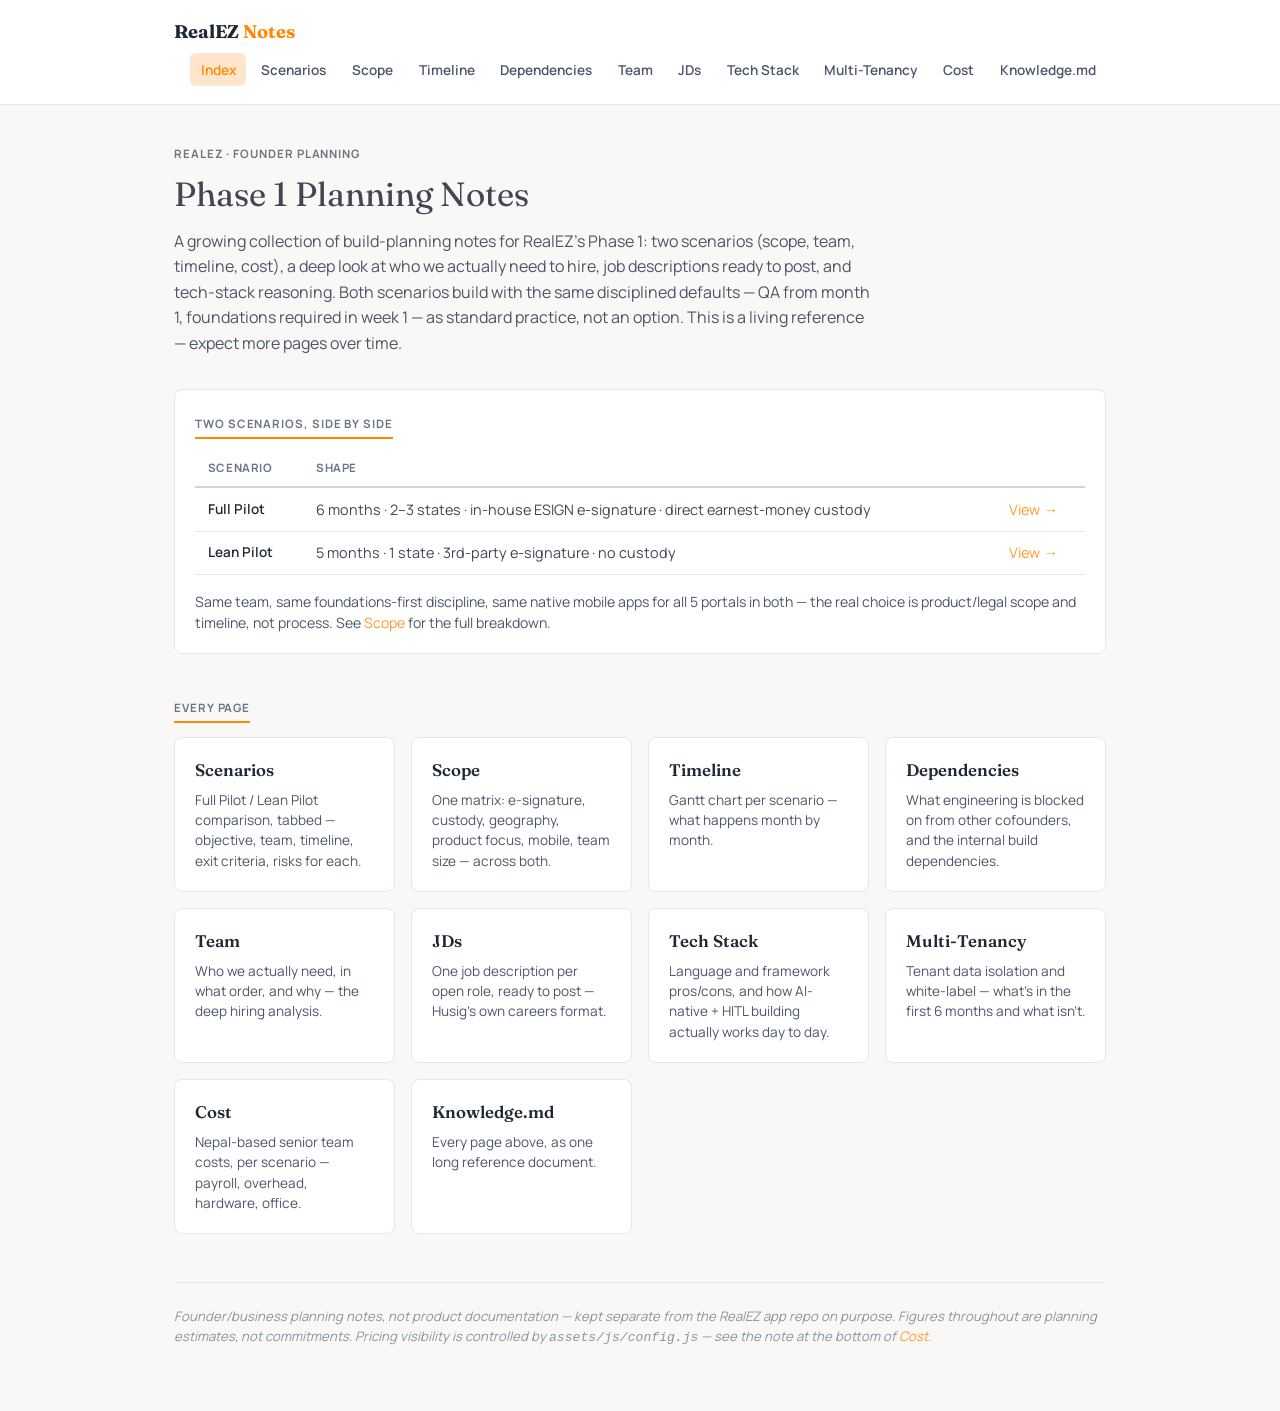
<file: index.html>
<!DOCTYPE html>
<html lang="en">
<head>
<meta charset="UTF-8">
<meta name="viewport" content="width=device-width, initial-scale=1.0">
<title>RealEZ Planning Notes</title>
<link rel="stylesheet" href="assets/css/bulma.min.css">
<link rel="stylesheet" href="assets/css/theme.css">
<link rel="stylesheet" href="assets/css/custom.css">
<link rel="stylesheet" href="assets/css/notes.css">
<script src="assets/js/config.js"></script>
<script src="assets/js/pricing.js"></script>
</head>
<body>

<div class="notes-topbar">
  <div class="notes-topbar-inner">
    <a href="index.html" class="notes-wordmark">RealEZ <span class="accent">Notes</span></a>
    <nav class="notes-nav">
      <a href="index.html" class="is-active">Index</a>
      <a href="scenarios.html">Scenarios</a>
      <a href="scope.html">Scope</a>
      <a href="timeline.html">Timeline</a>
      <a href="dependencies.html">Dependencies</a>
      <a href="team.html">Team</a>
      <a href="jd.html">JDs</a>
      <a href="tech-stack.html">Tech Stack</a>
      <a href="multi-tenancy.html">Multi-Tenancy</a>
      <a href="cost.html" data-pricing>Cost</a>
      <a href="knowledge.md">Knowledge.md</a>
    </nav>
  </div>
</div>

<div class="notes-shell">

  <p class="notes-eyebrow">RealEZ &middot; Founder Planning</p>
  <h1 style="font-family: var(--font-serif); font-size: 2.1rem; margin-bottom: 0.6rem;">Phase 1 Planning Notes</h1>
  <p class="notes-lede">
    A growing collection of build-planning notes for RealEZ's Phase 1: two scenarios (scope, team,
    timeline, cost), a deep look at who we actually need to hire, job descriptions ready to post,
    and tech-stack reasoning. Both scenarios build with the same disciplined defaults &mdash; QA
    from month 1, foundations required in week 1 &mdash; as standard practice, not an option. This
    is a living reference &mdash; expect more pages over time.
  </p>

  <div class="hairline-card" style="margin-bottom: 2.5rem;">
    <p class="section-title" style="margin-bottom: 0.6rem;">Two scenarios, side by side</p>
    <table class="matrix-table" style="min-width: 0;">
      <thead>
        <tr><th>Scenario</th><th>Shape</th><th></th></tr>
      </thead>
      <tbody>
        <tr>
          <th>Full Pilot</th>
          <td>6 months &middot; 2&ndash;3 states &middot; in-house ESIGN e-signature &middot; direct earnest-money custody</td>
          <td><a href="scenarios.html#scenario-full">View &rarr;</a></td>
        </tr>
        <tr>
          <th>Lean Pilot</th>
          <td>5 months &middot; 1 state &middot; 3rd-party e-signature &middot; no custody</td>
          <td><a href="scenarios.html#scenario-lean">View &rarr;</a></td>
        </tr>
      </tbody>
    </table>
    <p style="margin-top: 1rem; font-size: 0.88rem; color: var(--text-secondary);">Same team, same foundations-first discipline, same native mobile apps for all 5 portals in both &mdash; the real choice is product/legal scope and timeline, not process. See <a href="scope.html">Scope</a> for the full breakdown.</p>
  </div>

  <p class="section-title">Every page</p>
  <div class="notes-card-grid">
    <a class="notes-card hairline-card" href="scenarios.html">
      <div class="notes-card-title">Scenarios</div>
      <div class="notes-card-desc">Full Pilot / Lean Pilot comparison, tabbed &mdash; objective, team, timeline, exit criteria, risks for each.</div>
    </a>
    <a class="notes-card hairline-card" href="scope.html">
      <div class="notes-card-title">Scope</div>
      <div class="notes-card-desc">One matrix: e-signature, custody, geography, product focus, mobile, team size &mdash; across both.</div>
    </a>
    <a class="notes-card hairline-card" href="timeline.html">
      <div class="notes-card-title">Timeline</div>
      <div class="notes-card-desc">Gantt chart per scenario &mdash; what happens month by month.</div>
    </a>
    <a class="notes-card hairline-card" href="dependencies.html">
      <div class="notes-card-title">Dependencies</div>
      <div class="notes-card-desc">What engineering is blocked on from other cofounders, and the internal build dependencies.</div>
    </a>
    <a class="notes-card hairline-card" href="team.html">
      <div class="notes-card-title">Team</div>
      <div class="notes-card-desc">Who we actually need, in what order, and why &mdash; the deep hiring analysis.</div>
    </a>
    <a class="notes-card hairline-card" href="jd.html">
      <div class="notes-card-title">JDs</div>
      <div class="notes-card-desc">One job description per open role, ready to post &mdash; Husig's own careers format.</div>
    </a>
    <a class="notes-card hairline-card" href="tech-stack.html">
      <div class="notes-card-title">Tech Stack</div>
      <div class="notes-card-desc">Language and framework pros/cons, and how AI-native + HITL building actually works day to day.</div>
    </a>
    <a class="notes-card hairline-card" href="multi-tenancy.html">
      <div class="notes-card-title">Multi-Tenancy</div>
      <div class="notes-card-desc">Tenant data isolation and white-label &mdash; what's in the first 6 months and what isn't.</div>
    </a>
    <a class="notes-card hairline-card" href="cost.html" data-pricing>
      <div class="notes-card-title">Cost</div>
      <div class="notes-card-desc">Nepal-based senior team costs, per scenario &mdash; payroll, overhead, hardware, office.</div>
    </a>
    <a class="notes-card hairline-card" href="knowledge.md">
      <div class="notes-card-title">Knowledge.md</div>
      <div class="notes-card-desc">Every page above, as one long reference document.</div>
    </a>
  </div>

  <p class="notes-footer">Founder/business planning notes, not product documentation &mdash; kept separate from the RealEZ app repo on purpose. Figures throughout are planning estimates, not commitments. Pricing visibility is controlled by <span class="mono">assets/js/config.js</span> &mdash; see the note at the bottom of <a href="cost.html">Cost</a>.</p>

</div>

<script src="assets/js/notes.js"></script>
</body>
</html>
</file>
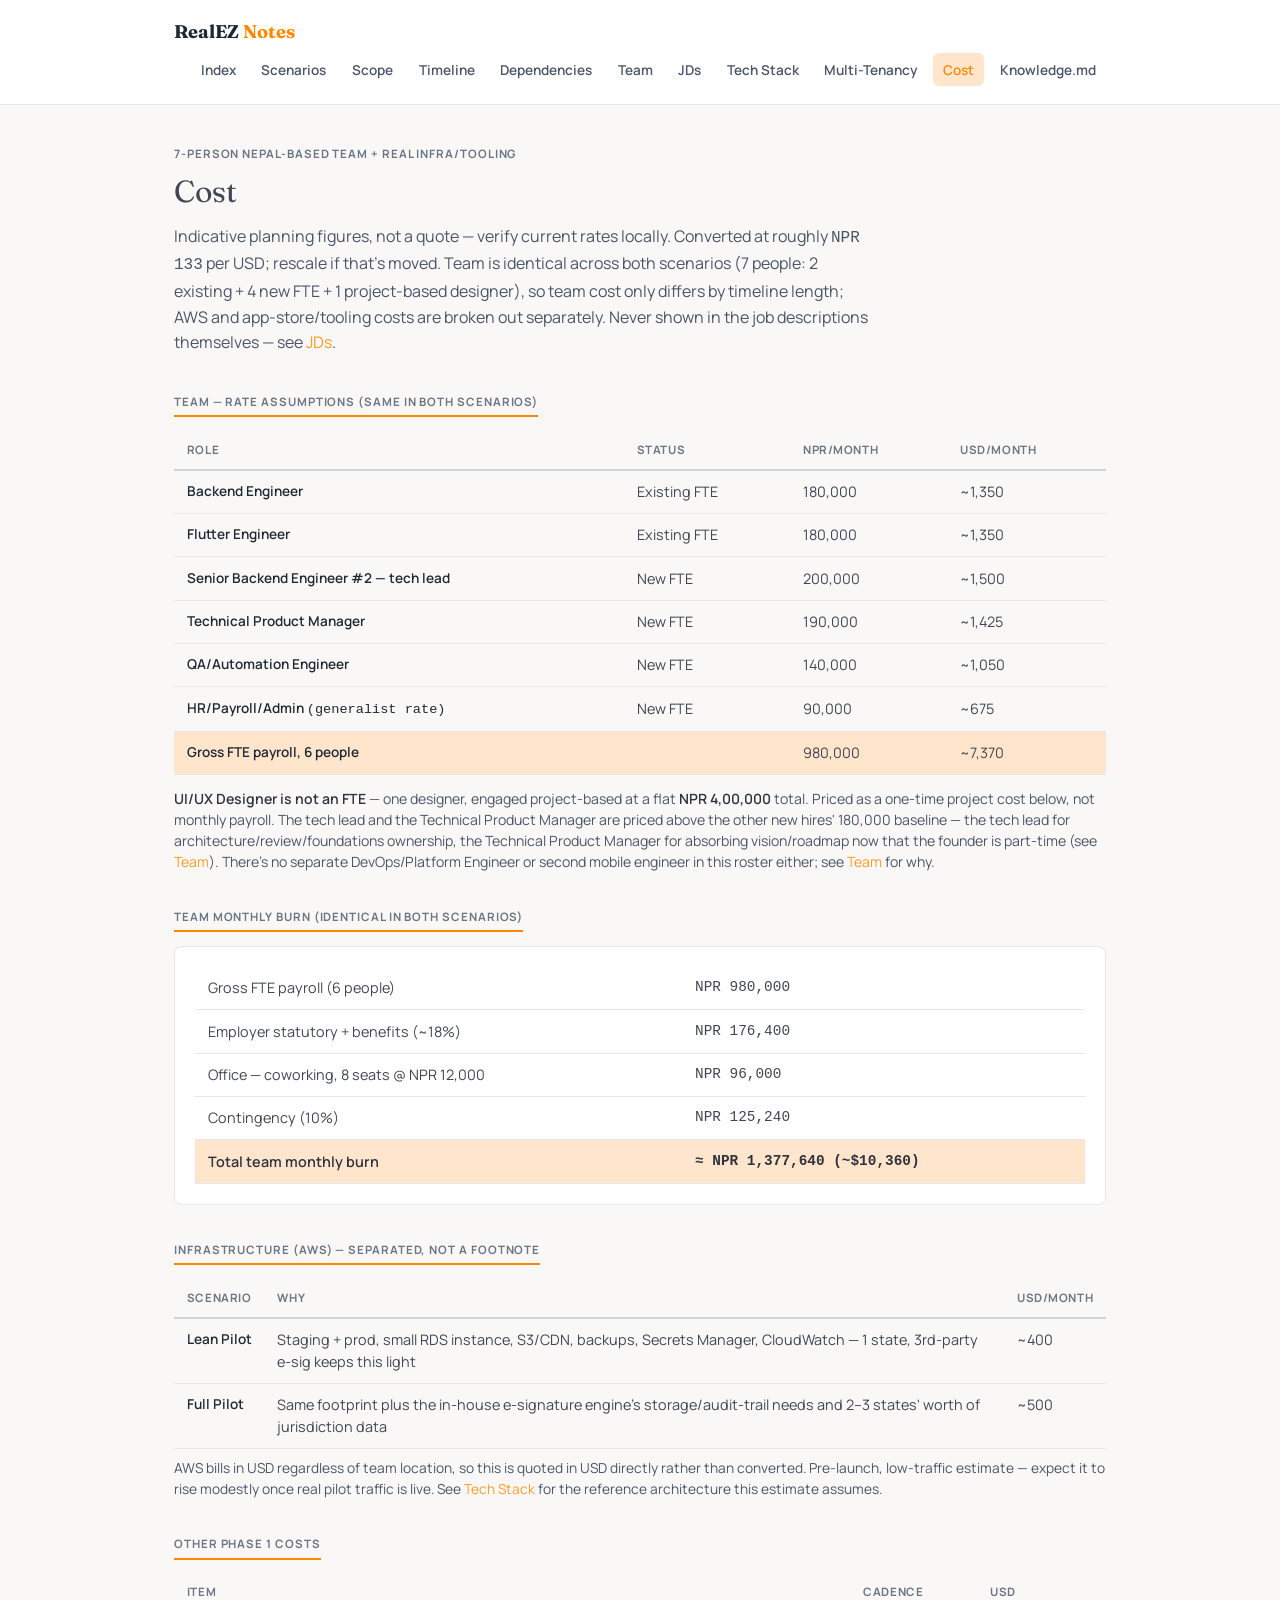
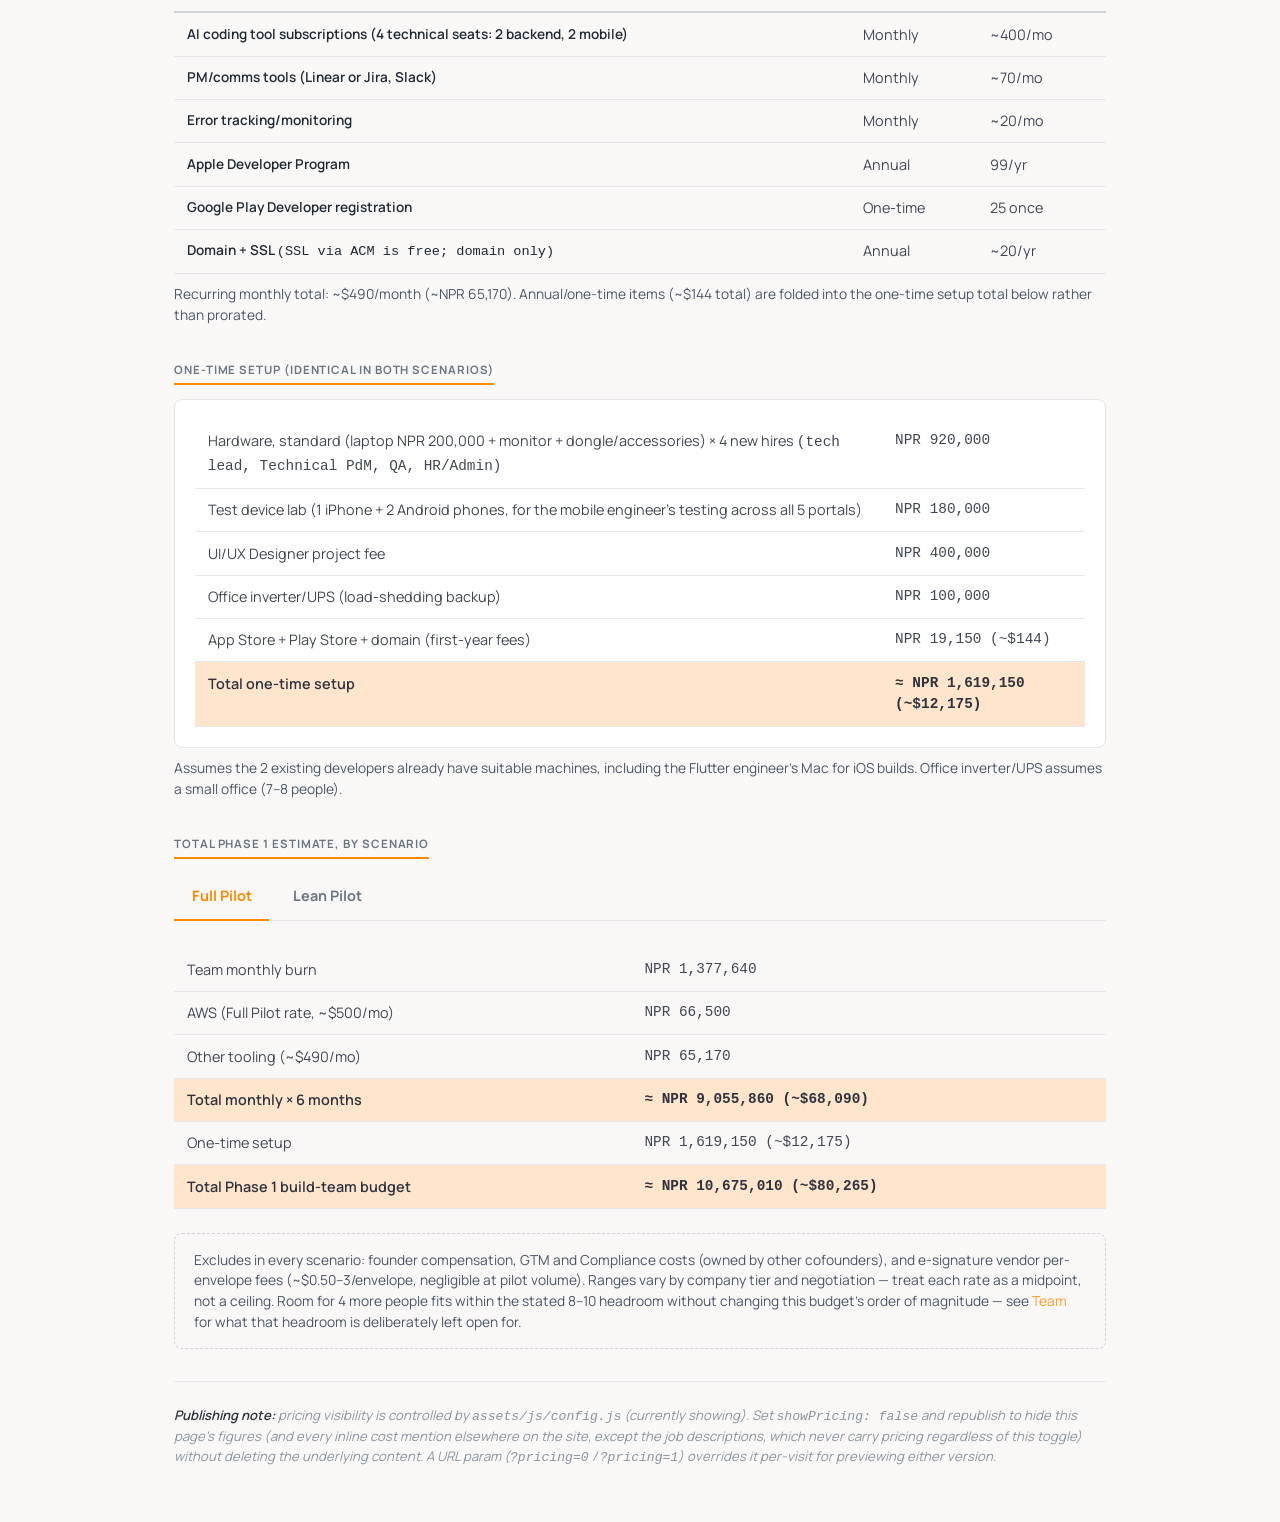
<file: cost.html>
<!DOCTYPE html>
<html lang="en">
<head>
<meta charset="UTF-8">
<meta name="viewport" content="width=device-width, initial-scale=1.0">
<title>Cost &middot; RealEZ Planning Notes</title>
<link rel="stylesheet" href="assets/css/bulma.min.css">
<link rel="stylesheet" href="assets/css/theme.css">
<link rel="stylesheet" href="assets/css/custom.css">
<link rel="stylesheet" href="assets/css/notes.css">
<script src="assets/js/config.js"></script>
<script src="assets/js/pricing.js"></script>
</head>
<body>

<div class="notes-topbar">
  <div class="notes-topbar-inner">
    <a href="index.html" class="notes-wordmark">RealEZ <span class="accent">Notes</span></a>
    <nav class="notes-nav">
      <a href="index.html">Index</a>
      <a href="scenarios.html">Scenarios</a>
      <a href="scope.html">Scope</a>
      <a href="timeline.html">Timeline</a>
      <a href="dependencies.html">Dependencies</a>
      <a href="team.html">Team</a>
      <a href="jd.html">JDs</a>
      <a href="tech-stack.html">Tech Stack</a>
      <a href="multi-tenancy.html">Multi-Tenancy</a>
      <a href="cost.html" class="is-active" data-pricing>Cost</a>
      <a href="knowledge.md">Knowledge.md</a>
    </nav>
  </div>
</div>

<div class="notes-shell">

  <p class="notes-eyebrow">7-person Nepal-based team + real infra/tooling</p>
  <h1 style="font-family: var(--font-serif); font-size: 1.9rem; margin-bottom: 0.6rem;">Cost</h1>

  <div class="pricing-placeholder-block">
    <p style="margin:0;">Pricing details are hidden in this published version. The team structure, roles, and roadmap are unaffected &mdash; see <a href="team.html">Team</a> and <a href="scenarios.html">Scenarios</a>. Contact the founder for the full cost breakdown.</p>
  </div>

  <div data-pricing>
    <p class="notes-lede">Indicative planning figures, not a quote &mdash; verify current rates locally. Converted at roughly <span class="mono">NPR 133</span> per USD; rescale if that's moved. Team is identical across both scenarios (7 people: 2 existing + 4 new FTE + 1 project-based designer), so team cost only differs by timeline length; AWS and app-store/tooling costs are broken out separately. Never shown in the job descriptions themselves &mdash; see <a href="jd.html">JDs</a>.</p>

    <h2 class="section-title">Team &mdash; rate assumptions (same in both scenarios)</h2>
    <div class="table-scroll">
      <table class="matrix-table" style="min-width:0;">
        <thead><tr><th>Role</th><th>Status</th><th>NPR/month</th><th>USD/month</th></tr></thead>
        <tbody>
          <tr><th>Backend Engineer</th><td>Existing FTE</td><td>180,000</td><td>~1,350</td></tr>
          <tr><th>Flutter Engineer</th><td>Existing FTE</td><td>180,000</td><td>~1,350</td></tr>
          <tr><th>Senior Backend Engineer #2 &mdash; tech lead</th><td>New FTE</td><td>200,000</td><td>~1,500</td></tr>
          <tr><th>Technical Product Manager</th><td>New FTE</td><td>190,000</td><td>~1,425</td></tr>
          <tr><th>QA/Automation Engineer</th><td>New FTE</td><td>140,000</td><td>~1,050</td></tr>
          <tr><th>HR/Payroll/Admin <span class="mono" style="font-weight:400;">(generalist rate)</span></th><td>New FTE</td><td>90,000</td><td>~675</td></tr>
          <tr class="is-recommended"><th>Gross FTE payroll, 6 people</th><td></td><td>980,000</td><td>~7,370</td></tr>
        </tbody>
      </table>
    </div>
    <p style="font-size: 0.88rem; color: var(--text-secondary); margin-top: 0.8rem;"><strong>UI/UX Designer is not an FTE</strong> &mdash; one designer, engaged project-based at a flat <strong>NPR 4,00,000</strong> total. Priced as a one-time project cost below, not monthly payroll. The tech lead and the Technical Product Manager are priced above the other new hires' 180,000 baseline &mdash; the tech lead for architecture/review/foundations ownership, the Technical Product Manager for absorbing vision/roadmap now that the founder is part-time (see <a href="team.html">Team</a>). There's no separate DevOps/Platform Engineer or second mobile engineer in this roster either; see <a href="team.html">Team</a> for why.</p>

    <h2 class="section-title" style="margin-top: 2.25rem;">Team monthly burn (identical in both scenarios)</h2>
    <div class="hairline-card">
      <table class="matrix-table" style="min-width:0;">
        <tbody>
          <tr><td>Gross FTE payroll (6 people)</td><td class="mono">NPR 980,000</td></tr>
          <tr><td>Employer statutory + benefits (~18%)</td><td class="mono">NPR 176,400</td></tr>
          <tr><td>Office &mdash; coworking, 8 seats @ NPR 12,000</td><td class="mono">NPR 96,000</td></tr>
          <tr><td>Contingency (10%)</td><td class="mono">NPR 125,240</td></tr>
          <tr class="is-recommended"><td><strong>Total team monthly burn</strong></td><td class="mono"><strong>&asymp; NPR 1,377,640 (~$10,360)</strong></td></tr>
        </tbody>
      </table>
    </div>

    <h2 class="section-title" style="margin-top: 2.25rem;">Infrastructure (AWS) &mdash; separated, not a footnote</h2>
    <div class="table-scroll">
      <table class="matrix-table" style="min-width:0;">
        <thead><tr><th>Scenario</th><th>Why</th><th>USD/month</th></tr></thead>
        <tbody>
          <tr><th>Lean Pilot</th><td>Staging + prod, small RDS instance, S3/CDN, backups, Secrets Manager, CloudWatch &mdash; 1 state, 3rd-party e-sig keeps this light</td><td>~400</td></tr>
          <tr><th>Full Pilot</th><td>Same footprint plus the in-house e-signature engine's storage/audit-trail needs and 2&ndash;3 states' worth of jurisdiction data</td><td>~500</td></tr>
        </tbody>
      </table>
    </div>
    <p style="font-size: 0.86rem; color: var(--text-secondary); margin-top: 0.6rem;">AWS bills in USD regardless of team location, so this is quoted in USD directly rather than converted. Pre-launch, low-traffic estimate &mdash; expect it to rise modestly once real pilot traffic is live. See <a href="tech-stack.html">Tech Stack</a> for the reference architecture this estimate assumes.</p>

    <h2 class="section-title" style="margin-top: 2.25rem;">Other Phase 1 costs</h2>
    <div class="table-scroll">
      <table class="matrix-table" style="min-width:0;">
        <thead><tr><th>Item</th><th>Cadence</th><th>USD</th></tr></thead>
        <tbody>
          <tr><th>AI coding tool subscriptions (4 technical seats: 2 backend, 2 mobile)</th><td>Monthly</td><td>~400/mo</td></tr>
          <tr><th>PM/comms tools (Linear or Jira, Slack)</th><td>Monthly</td><td>~70/mo</td></tr>
          <tr><th>Error tracking/monitoring</th><td>Monthly</td><td>~20/mo</td></tr>
          <tr><th>Apple Developer Program</th><td>Annual</td><td>99/yr</td></tr>
          <tr><th>Google Play Developer registration</th><td>One-time</td><td>25 once</td></tr>
          <tr><th>Domain + SSL <span class="mono" style="font-weight:400;">(SSL via ACM is free; domain only)</span></th><td>Annual</td><td>~20/yr</td></tr>
        </tbody>
      </table>
    </div>
    <p style="font-size: 0.86rem; color: var(--text-secondary); margin-top: 0.6rem;">Recurring monthly total: ~$490/month (~NPR 65,170). Annual/one-time items (~$144 total) are folded into the one-time setup total below rather than prorated.</p>

    <h2 class="section-title" style="margin-top: 2.25rem;">One-time setup (identical in both scenarios)</h2>
    <div class="hairline-card">
      <table class="matrix-table" style="min-width:0;">
        <tbody>
          <tr><td>Hardware, standard (laptop NPR 200,000 + monitor + dongle/accessories) &times; 4 new hires <span class="mono" style="font-weight:400;">(tech lead, Technical PdM, QA, HR/Admin)</span></td><td class="mono">NPR 920,000</td></tr>
          <tr><td>Test device lab (1 iPhone + 2 Android phones, for the mobile engineer's testing across all 5 portals)</td><td class="mono">NPR 180,000</td></tr>
          <tr><td>UI/UX Designer project fee</td><td class="mono">NPR 400,000</td></tr>
          <tr><td>Office inverter/UPS (load-shedding backup)</td><td class="mono">NPR 100,000</td></tr>
          <tr><td>App Store + Play Store + domain (first-year fees)</td><td class="mono">NPR 19,150 (~$144)</td></tr>
          <tr class="is-recommended"><td><strong>Total one-time setup</strong></td><td class="mono"><strong>&asymp; NPR 1,619,150 (~$12,175)</strong></td></tr>
        </tbody>
      </table>
    </div>
    <p style="font-size: 0.86rem; color: var(--text-secondary); margin-top: 0.6rem;">Assumes the 2 existing developers already have suitable machines, including the Flutter engineer's Mac for iOS builds. Office inverter/UPS assumes a small office (7&ndash;8 people).</p>

    <h2 class="section-title" style="margin-top: 2.25rem;">Total Phase 1 estimate, by scenario</h2>

    <div class="notes-tabs" data-panels="#cost-panels">
      <button class="notes-tab-btn is-active" data-tab-target="#cost-full">Full Pilot</button>
      <button class="notes-tab-btn" data-tab-target="#cost-lean">Lean Pilot</button>
    </div>

    <div id="cost-panels">

      <section id="cost-full" class="notes-tab-panel is-active">
        <table class="matrix-table" style="min-width:0;">
          <tbody>
            <tr><td>Team monthly burn</td><td class="mono">NPR 1,377,640</td></tr>
            <tr><td>AWS (Full Pilot rate, ~$500/mo)</td><td class="mono">NPR 66,500</td></tr>
            <tr><td>Other tooling (~$490/mo)</td><td class="mono">NPR 65,170</td></tr>
            <tr class="is-recommended"><td><strong>Total monthly &times; 6 months</strong></td><td class="mono"><strong>&asymp; NPR 9,055,860 (~$68,090)</strong></td></tr>
            <tr><td>One-time setup</td><td class="mono">NPR 1,619,150 (~$12,175)</td></tr>
            <tr class="is-recommended"><td><strong>Total Phase 1 build-team budget</strong></td><td class="mono"><strong>&asymp; NPR 10,675,010 (~$80,265)</strong></td></tr>
          </tbody>
        </table>
      </section>

      <section id="cost-lean" class="notes-tab-panel">
        <table class="matrix-table" style="min-width:0;">
          <tbody>
            <tr><td>Team monthly burn</td><td class="mono">NPR 1,377,640</td></tr>
            <tr><td>AWS (Lean Pilot rate, ~$400/mo)</td><td class="mono">NPR 53,200</td></tr>
            <tr><td>Other tooling (~$490/mo)</td><td class="mono">NPR 65,170</td></tr>
            <tr class="is-recommended"><td><strong>Total monthly &times; 5 months</strong></td><td class="mono"><strong>&asymp; NPR 7,480,050 (~$56,240)</strong></td></tr>
            <tr><td>One-time setup</td><td class="mono">NPR 1,619,150 (~$12,175)</td></tr>
            <tr class="is-recommended"><td><strong>Total Phase 1 build-team budget</strong></td><td class="mono"><strong>&asymp; NPR 9,099,200 (~$68,415)</strong></td></tr>
          </tbody>
        </table>
      </section>

    </div>

    <div class="assumption-note" style="margin-top:1.5rem; padding:1rem 1.2rem; border:1px dashed var(--border-strong); border-radius:8px; font-size:0.86rem; color:var(--text-secondary);">
      Excludes in every scenario: founder compensation, GTM and Compliance costs (owned by other cofounders), and e-signature vendor per-envelope fees (~$0.50&ndash;3/envelope, negligible at pilot volume). Ranges vary by company tier and negotiation &mdash; treat each rate as a midpoint, not a ceiling. Room for 4 more people fits within the stated 8&ndash;10 headroom without changing this budget's order of magnitude &mdash; see <a href="team.html">Team</a> for what that headroom is deliberately left open for.
    </div>
  </div>

  <p class="notes-footer" style="margin-top: 2rem;"><strong>Publishing note:</strong> pricing visibility is controlled by <span class="mono">assets/js/config.js</span> (currently showing). Set <span class="mono">showPricing: false</span> and republish to hide this page's figures (and every inline cost mention elsewhere on the site, except the job descriptions, which never carry pricing regardless of this toggle) without deleting the underlying content. A URL param (<span class="mono">?pricing=0</span> / <span class="mono">?pricing=1</span>) overrides it per-visit for previewing either version.</p>

</div>

<script src="assets/js/notes.js"></script>
</body>
</html>
</file>
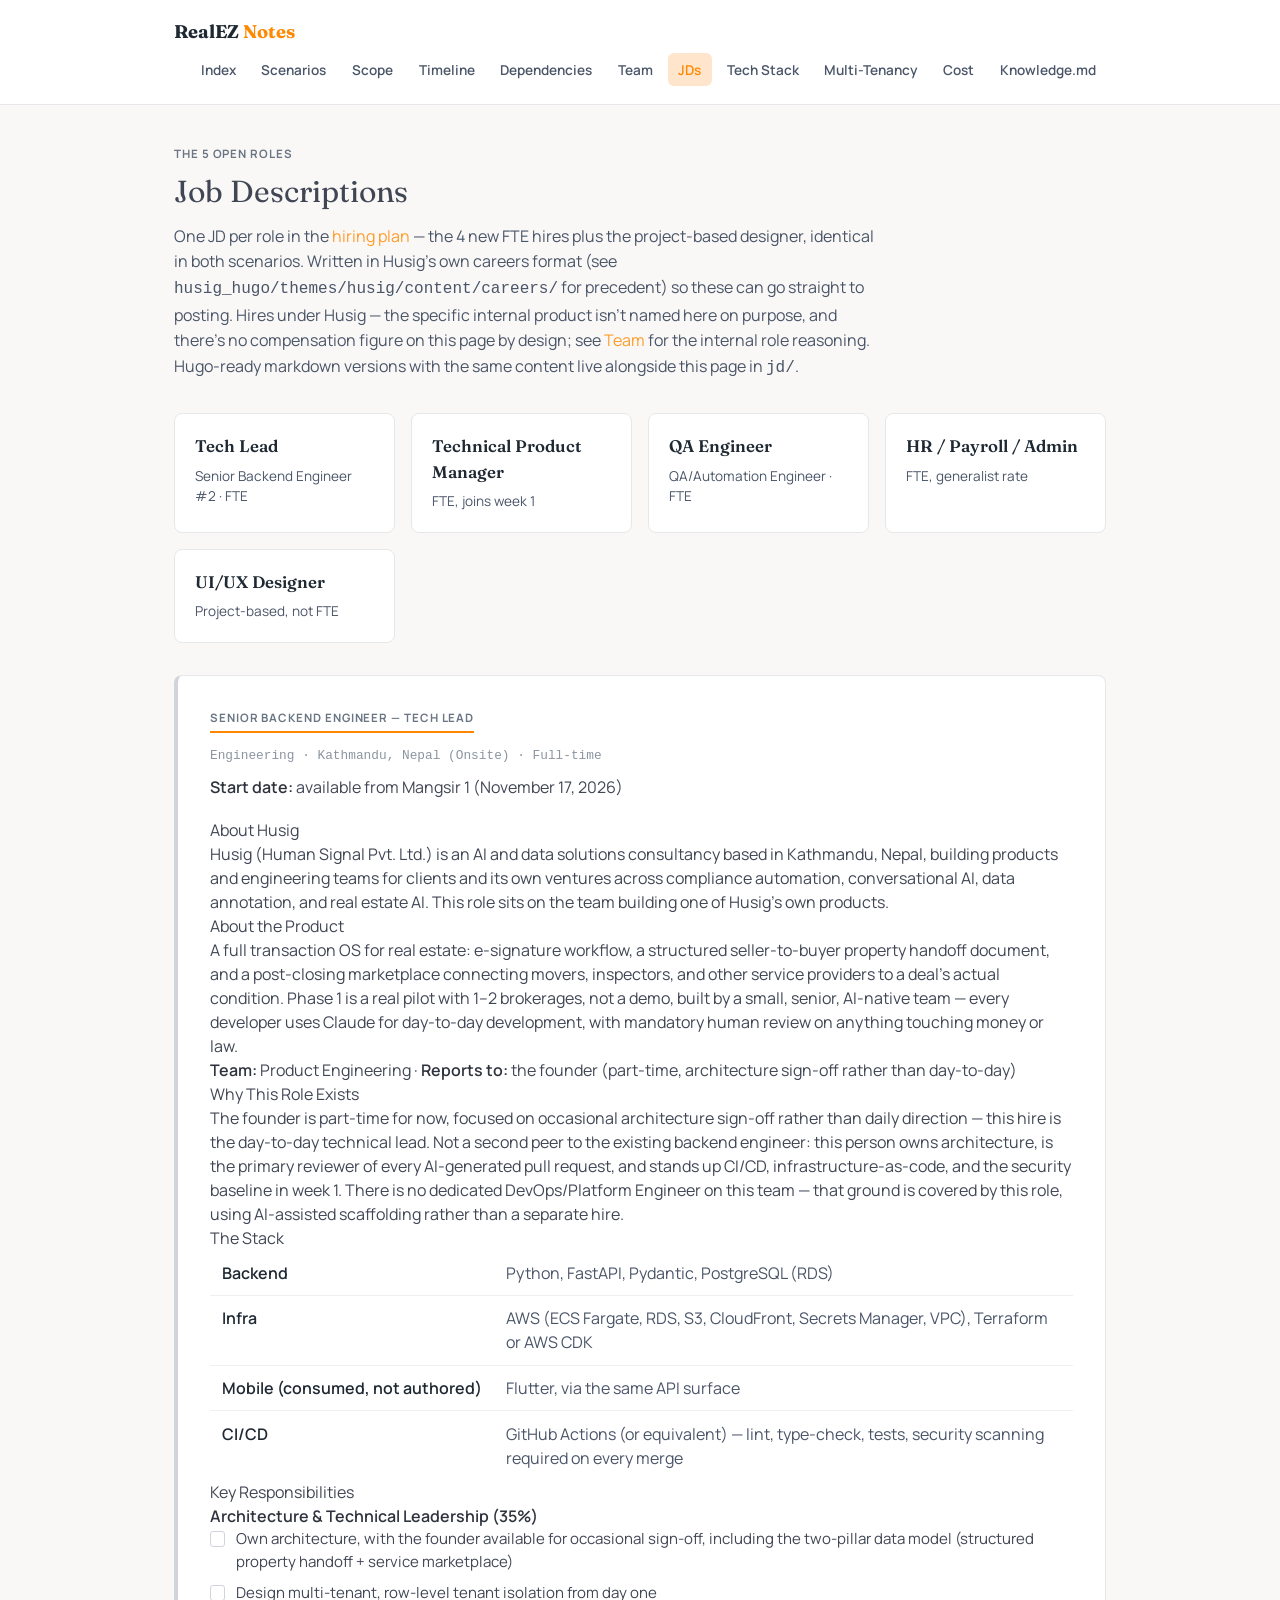
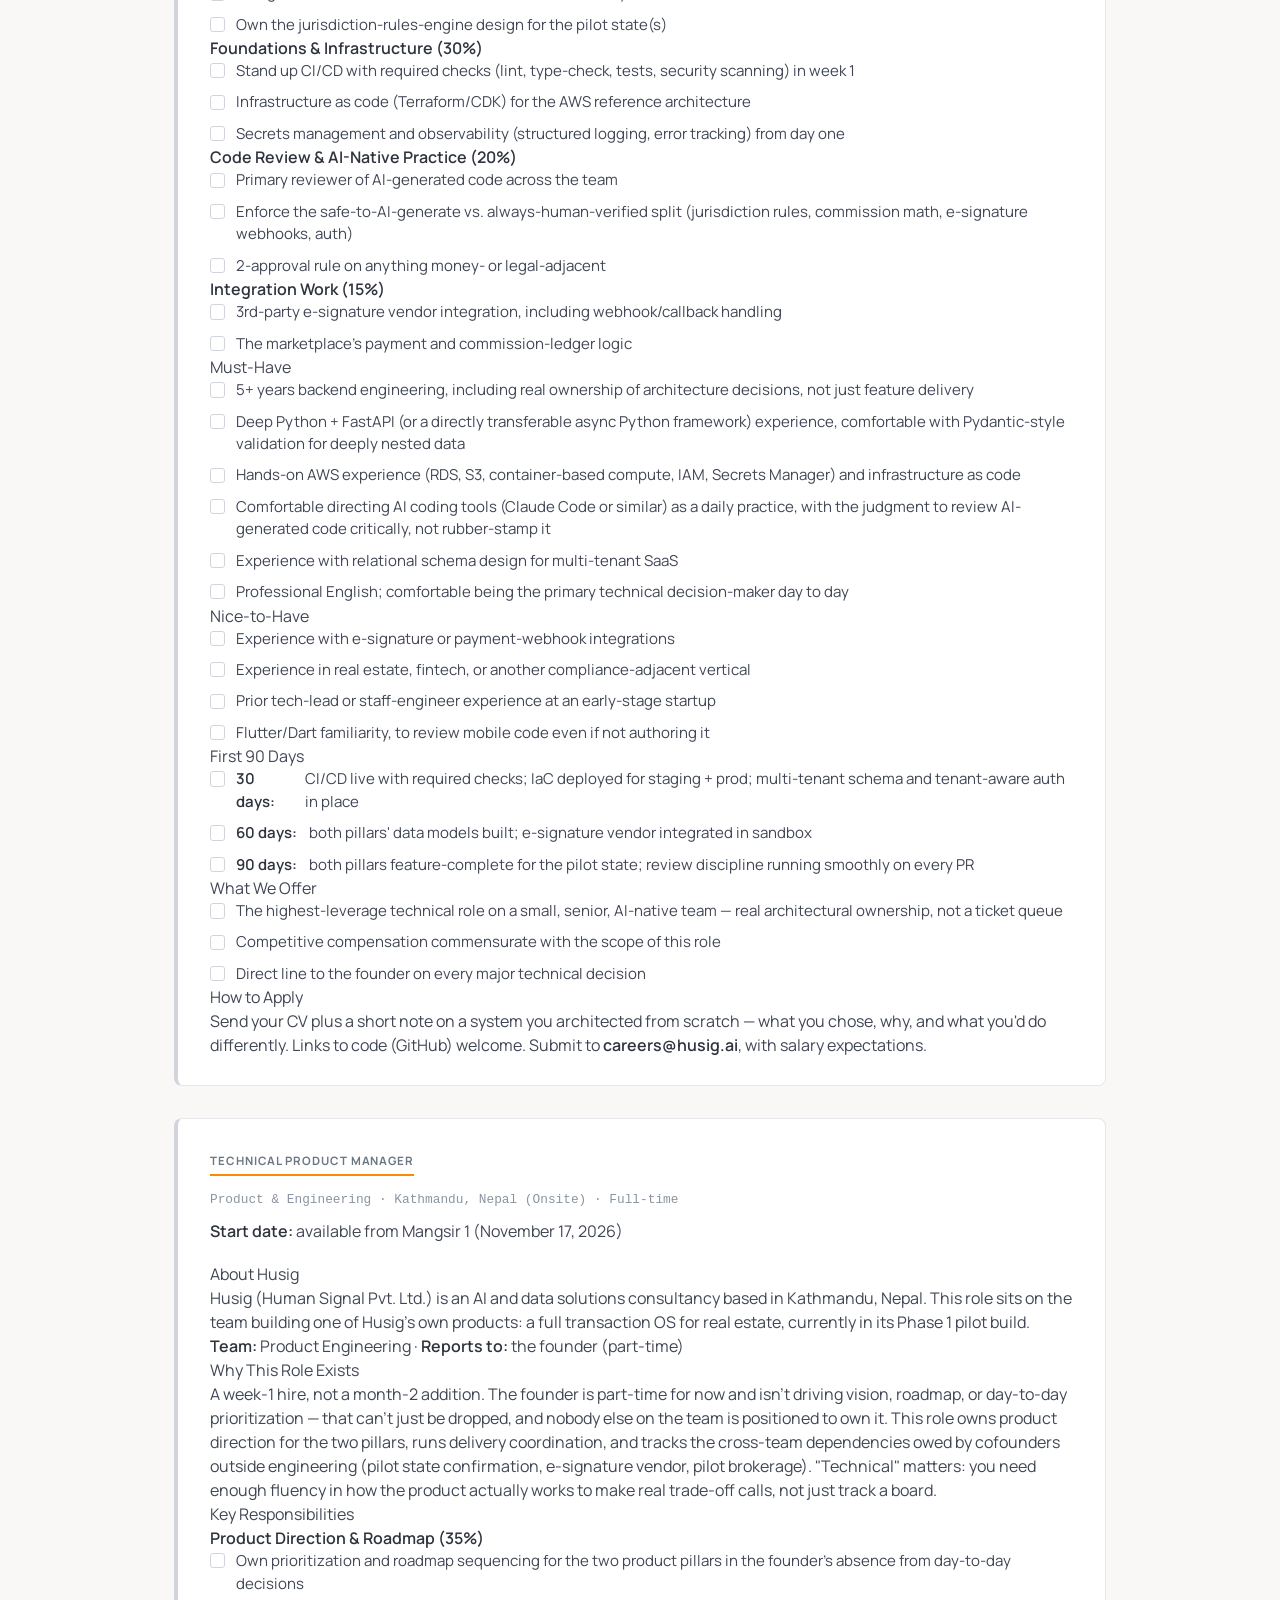
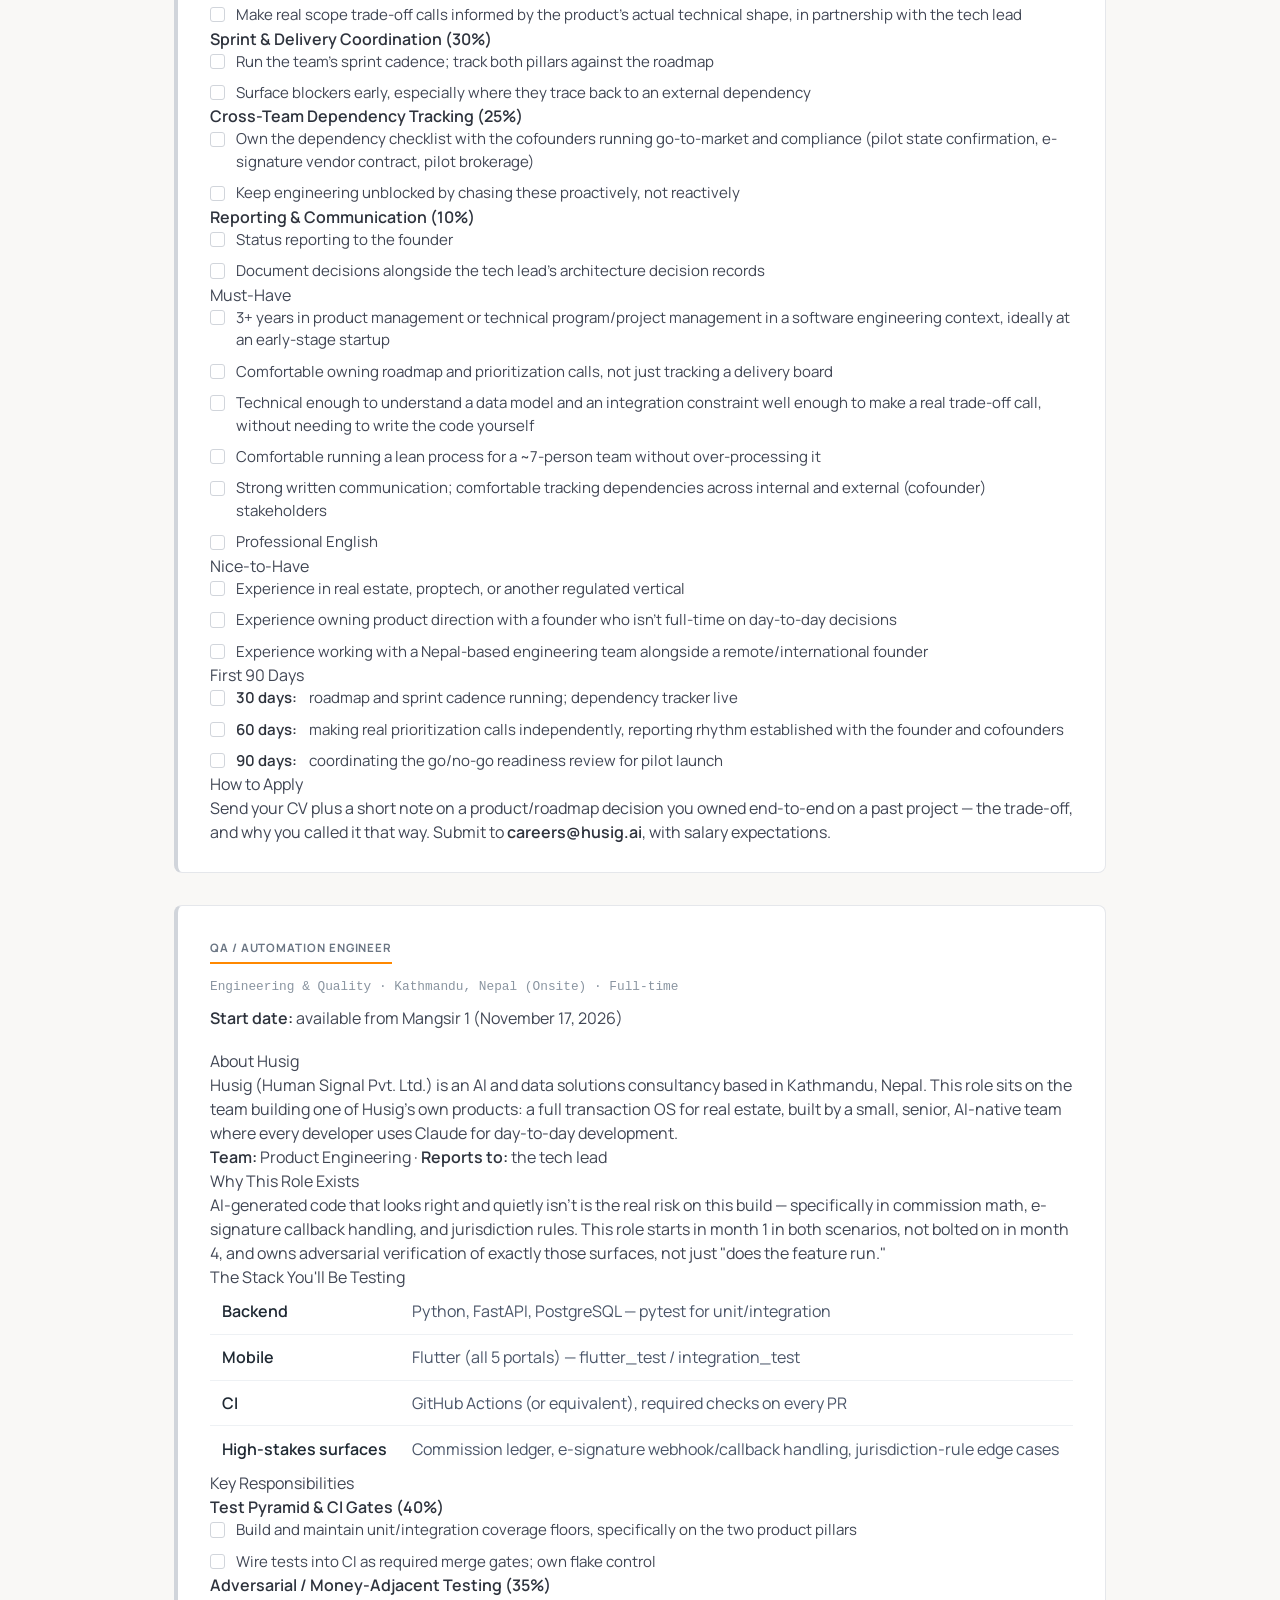
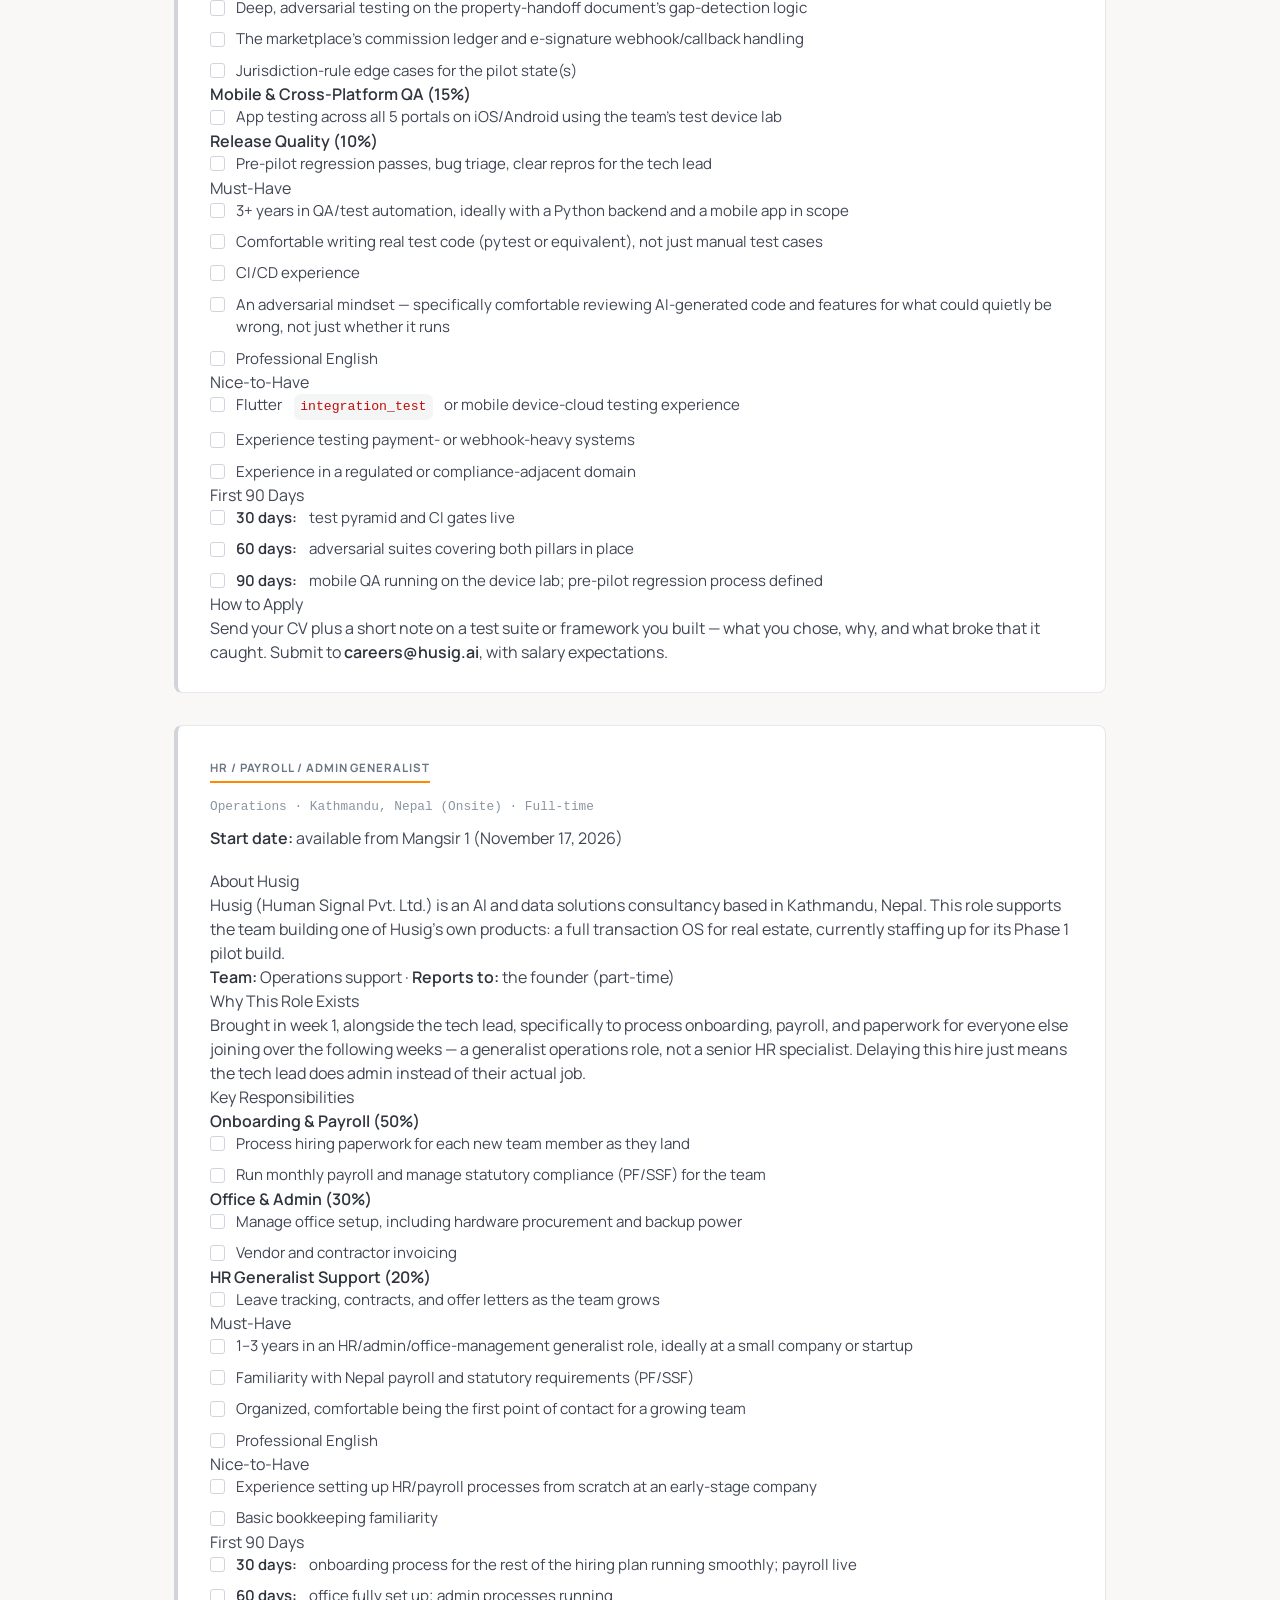
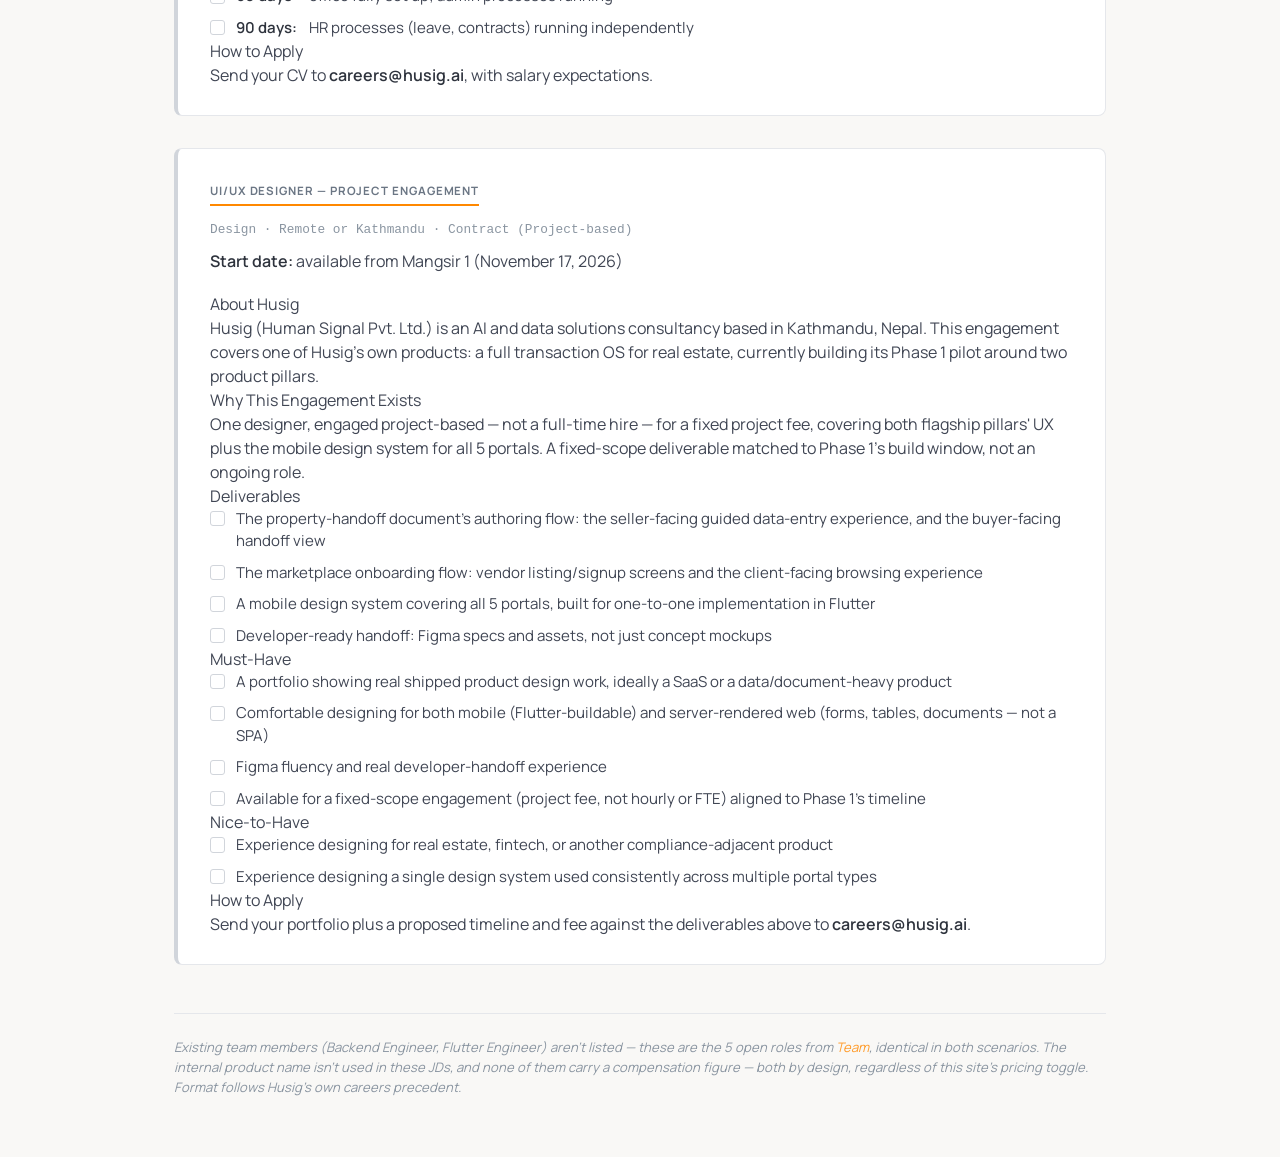
<file: jd.html>
<!DOCTYPE html>
<html lang="en">
<head>
<meta charset="UTF-8">
<meta name="viewport" content="width=device-width, initial-scale=1.0">
<title>Job Descriptions &middot; RealEZ Planning Notes</title>
<link rel="stylesheet" href="assets/css/bulma.min.css">
<link rel="stylesheet" href="assets/css/theme.css">
<link rel="stylesheet" href="assets/css/custom.css">
<link rel="stylesheet" href="assets/css/notes.css">
<script src="assets/js/config.js"></script>
<script src="assets/js/pricing.js"></script>
</head>
<body>

<div class="notes-topbar">
  <div class="notes-topbar-inner">
    <a href="index.html" class="notes-wordmark">RealEZ <span class="accent">Notes</span></a>
    <nav class="notes-nav">
      <a href="index.html">Index</a>
      <a href="scenarios.html">Scenarios</a>
      <a href="scope.html">Scope</a>
      <a href="timeline.html">Timeline</a>
      <a href="dependencies.html">Dependencies</a>
      <a href="team.html">Team</a>
      <a href="jd.html" class="is-active">JDs</a>
      <a href="tech-stack.html">Tech Stack</a>
      <a href="multi-tenancy.html">Multi-Tenancy</a>
      <a href="cost.html" data-pricing>Cost</a>
      <a href="knowledge.md">Knowledge.md</a>
    </nav>
  </div>
</div>

<div class="notes-shell">

  <p class="notes-eyebrow">The 5 open roles</p>
  <h1 style="font-family: var(--font-serif); font-size: 1.9rem; margin-bottom: 0.6rem;">Job Descriptions</h1>
  <p class="notes-lede">One JD per role in the <a href="team.html">hiring plan</a> &mdash; the 4 new FTE hires plus the project-based designer, identical in both scenarios. Written in Husig's own careers format (see <span class="mono">husig_hugo/themes/husig/content/careers/</span> for precedent) so these can go straight to posting. Hires under Husig &mdash; the specific internal product isn't named here on purpose, and there's no compensation figure on this page by design; see <a href="team.html">Team</a> for the internal role reasoning. Hugo-ready markdown versions with the same content live alongside this page in <span class="mono">jd/</span>.</p>

  <div class="notes-card-grid" style="margin-bottom: 2rem;">
    <a class="notes-card hairline-card" href="#tech-lead"><div class="notes-card-title">Tech Lead</div><div class="notes-card-desc">Senior Backend Engineer #2 &middot; FTE</div></a>
    <a class="notes-card hairline-card" href="#pm"><div class="notes-card-title">Technical Product Manager</div><div class="notes-card-desc">FTE, joins week 1</div></a>
    <a class="notes-card hairline-card" href="#qa"><div class="notes-card-title">QA Engineer</div><div class="notes-card-desc">QA/Automation Engineer &middot; FTE</div></a>
    <a class="notes-card hairline-card" href="#hr-admin"><div class="notes-card-title">HR / Payroll / Admin</div><div class="notes-card-desc">FTE, generalist rate</div></a>
    <a class="notes-card hairline-card" href="#designer"><div class="notes-card-title">UI/UX Designer</div><div class="notes-card-desc">Project-based, not FTE</div></a>
  </div>

  <!-- ============================== TECH LEAD ============================== -->
  <section id="tech-lead" class="journey-phase">
    <h2 class="section-title">Senior Backend Engineer &mdash; Tech Lead</h2>
    <p class="mono" style="font-size:0.8rem; color:var(--text-faint);">Engineering &middot; Kathmandu, Nepal (Onsite) &middot; Full-time</p>
    <p style="margin-top: 0.6rem;"><strong>Start date:</strong> available from Mangsir 1 (November 17, 2026)</p>

    <h3 style="margin-top:1.2rem;">About Husig</h3>
    <p>Husig (Human Signal Pvt. Ltd.) is an AI and data solutions consultancy based in Kathmandu, Nepal, building products and engineering teams for clients and its own ventures across compliance automation, conversational AI, data annotation, and real estate AI. This role sits on the team building one of Husig's own products.</p>

    <h3>About the Product</h3>
    <p>A full transaction OS for real estate: e-signature workflow, a structured seller-to-buyer property handoff document, and a post-closing marketplace connecting movers, inspectors, and other service providers to a deal's actual condition. Phase 1 is a real pilot with 1&ndash;2 brokerages, not a demo, built by a small, senior, AI-native team &mdash; every developer uses Claude for day-to-day development, with mandatory human review on anything touching money or law.</p>
    <p><strong>Team:</strong> Product Engineering &middot; <strong>Reports to:</strong> the founder (part-time, architecture sign-off rather than day-to-day)</p>

    <h3>Why This Role Exists</h3>
    <p>The founder is part-time for now, focused on occasional architecture sign-off rather than daily direction &mdash; this hire is the day-to-day technical lead. Not a second peer to the existing backend engineer: this person owns architecture, is the primary reviewer of every AI-generated pull request, and stands up CI/CD, infrastructure-as-code, and the security baseline in week 1. There is no dedicated DevOps/Platform Engineer on this team &mdash; that ground is covered by this role, using AI-assisted scaffolding rather than a separate hire.</p>

    <h3>The Stack</h3>
    <div class="table-scroll">
      <table class="table is-fullwidth is-hairline journey-doc-table">
        <tbody>
          <tr><td>Backend</td><td>Python, FastAPI, Pydantic, PostgreSQL (RDS)</td></tr>
          <tr><td>Infra</td><td>AWS (ECS Fargate, RDS, S3, CloudFront, Secrets Manager, VPC), Terraform or AWS CDK</td></tr>
          <tr><td>Mobile (consumed, not authored)</td><td>Flutter, via the same API surface</td></tr>
          <tr><td>CI/CD</td><td>GitHub Actions (or equivalent) &mdash; lint, type-check, tests, security scanning required on every merge</td></tr>
        </tbody>
      </table>
    </div>

    <h3>Key Responsibilities</h3>
    <p><strong>Architecture &amp; Technical Leadership (35%)</strong></p>
    <ul class="notes-checklist">
      <li>Own architecture, with the founder available for occasional sign-off, including the two-pillar data model (structured property handoff + service marketplace)</li>
      <li>Design multi-tenant, row-level tenant isolation from day one</li>
      <li>Own the jurisdiction-rules-engine design for the pilot state(s)</li>
    </ul>
    <p><strong>Foundations &amp; Infrastructure (30%)</strong></p>
    <ul class="notes-checklist">
      <li>Stand up CI/CD with required checks (lint, type-check, tests, security scanning) in week 1</li>
      <li>Infrastructure as code (Terraform/CDK) for the AWS reference architecture</li>
      <li>Secrets management and observability (structured logging, error tracking) from day one</li>
    </ul>
    <p><strong>Code Review &amp; AI-Native Practice (20%)</strong></p>
    <ul class="notes-checklist">
      <li>Primary reviewer of AI-generated code across the team</li>
      <li>Enforce the safe-to-AI-generate vs. always-human-verified split (jurisdiction rules, commission math, e-signature webhooks, auth)</li>
      <li>2-approval rule on anything money- or legal-adjacent</li>
    </ul>
    <p><strong>Integration Work (15%)</strong></p>
    <ul class="notes-checklist">
      <li>3rd-party e-signature vendor integration, including webhook/callback handling</li>
      <li>The marketplace's payment and commission-ledger logic</li>
    </ul>

    <h3>Must-Have</h3>
    <ul class="notes-checklist">
      <li>5+ years backend engineering, including real ownership of architecture decisions, not just feature delivery</li>
      <li>Deep Python + FastAPI (or a directly transferable async Python framework) experience, comfortable with Pydantic-style validation for deeply nested data</li>
      <li>Hands-on AWS experience (RDS, S3, container-based compute, IAM, Secrets Manager) and infrastructure as code</li>
      <li>Comfortable directing AI coding tools (Claude Code or similar) as a daily practice, with the judgment to review AI-generated code critically, not rubber-stamp it</li>
      <li>Experience with relational schema design for multi-tenant SaaS</li>
      <li>Professional English; comfortable being the primary technical decision-maker day to day</li>
    </ul>

    <h3>Nice-to-Have</h3>
    <ul class="notes-checklist">
      <li>Experience with e-signature or payment-webhook integrations</li>
      <li>Experience in real estate, fintech, or another compliance-adjacent vertical</li>
      <li>Prior tech-lead or staff-engineer experience at an early-stage startup</li>
      <li>Flutter/Dart familiarity, to review mobile code even if not authoring it</li>
    </ul>

    <h3>First 90 Days</h3>
    <ul class="notes-checklist">
      <li><strong>30 days:</strong> CI/CD live with required checks; IaC deployed for staging + prod; multi-tenant schema and tenant-aware auth in place</li>
      <li><strong>60 days:</strong> both pillars' data models built; e-signature vendor integrated in sandbox</li>
      <li><strong>90 days:</strong> both pillars feature-complete for the pilot state; review discipline running smoothly on every PR</li>
    </ul>

    <h3>What We Offer</h3>
    <ul class="notes-checklist">
      <li>The highest-leverage technical role on a small, senior, AI-native team &mdash; real architectural ownership, not a ticket queue</li>
      <li>Competitive compensation commensurate with the scope of this role</li>
      <li>Direct line to the founder on every major technical decision</li>
    </ul>

    <h3>How to Apply</h3>
    <p>Send your CV plus a short note on a system you architected from scratch &mdash; what you chose, why, and what you'd do differently. Links to code (GitHub) welcome. Submit to <strong>careers@husig.ai</strong>, with salary expectations.</p>
  </section>

  <!-- ============================== TECHNICAL PRODUCT MANAGER ============================== -->
  <section id="pm" class="journey-phase">
    <h2 class="section-title">Technical Product Manager</h2>
    <p class="mono" style="font-size:0.8rem; color:var(--text-faint);">Product &amp; Engineering &middot; Kathmandu, Nepal (Onsite) &middot; Full-time</p>
    <p style="margin-top: 0.6rem;"><strong>Start date:</strong> available from Mangsir 1 (November 17, 2026)</p>

    <h3 style="margin-top:1.2rem;">About Husig</h3>
    <p>Husig (Human Signal Pvt. Ltd.) is an AI and data solutions consultancy based in Kathmandu, Nepal. This role sits on the team building one of Husig's own products: a full transaction OS for real estate, currently in its Phase 1 pilot build.</p>
    <p><strong>Team:</strong> Product Engineering &middot; <strong>Reports to:</strong> the founder (part-time)</p>

    <h3>Why This Role Exists</h3>
    <p>A week-1 hire, not a month-2 addition. The founder is part-time for now and isn't driving vision, roadmap, or day-to-day prioritization &mdash; that can't just be dropped, and nobody else on the team is positioned to own it. This role owns product direction for the two pillars, runs delivery coordination, and tracks the cross-team dependencies owed by cofounders outside engineering (pilot state confirmation, e-signature vendor, pilot brokerage). "Technical" matters: you need enough fluency in how the product actually works to make real trade-off calls, not just track a board.</p>

    <h3>Key Responsibilities</h3>
    <p><strong>Product Direction &amp; Roadmap (35%)</strong></p>
    <ul class="notes-checklist">
      <li>Own prioritization and roadmap sequencing for the two product pillars in the founder's absence from day-to-day decisions</li>
      <li>Make real scope trade-off calls informed by the product's actual technical shape, in partnership with the tech lead</li>
    </ul>
    <p><strong>Sprint &amp; Delivery Coordination (30%)</strong></p>
    <ul class="notes-checklist">
      <li>Run the team's sprint cadence; track both pillars against the roadmap</li>
      <li>Surface blockers early, especially where they trace back to an external dependency</li>
    </ul>
    <p><strong>Cross-Team Dependency Tracking (25%)</strong></p>
    <ul class="notes-checklist">
      <li>Own the dependency checklist with the cofounders running go-to-market and compliance (pilot state confirmation, e-signature vendor contract, pilot brokerage)</li>
      <li>Keep engineering unblocked by chasing these proactively, not reactively</li>
    </ul>
    <p><strong>Reporting &amp; Communication (10%)</strong></p>
    <ul class="notes-checklist">
      <li>Status reporting to the founder</li>
      <li>Document decisions alongside the tech lead's architecture decision records</li>
    </ul>

    <h3>Must-Have</h3>
    <ul class="notes-checklist">
      <li>3+ years in product management or technical program/project management in a software engineering context, ideally at an early-stage startup</li>
      <li>Comfortable owning roadmap and prioritization calls, not just tracking a delivery board</li>
      <li>Technical enough to understand a data model and an integration constraint well enough to make a real trade-off call, without needing to write the code yourself</li>
      <li>Comfortable running a lean process for a ~7-person team without over-processing it</li>
      <li>Strong written communication; comfortable tracking dependencies across internal and external (cofounder) stakeholders</li>
      <li>Professional English</li>
    </ul>

    <h3>Nice-to-Have</h3>
    <ul class="notes-checklist">
      <li>Experience in real estate, proptech, or another regulated vertical</li>
      <li>Experience owning product direction with a founder who isn't full-time on day-to-day decisions</li>
      <li>Experience working with a Nepal-based engineering team alongside a remote/international founder</li>
    </ul>

    <h3>First 90 Days</h3>
    <ul class="notes-checklist">
      <li><strong>30 days:</strong> roadmap and sprint cadence running; dependency tracker live</li>
      <li><strong>60 days:</strong> making real prioritization calls independently, reporting rhythm established with the founder and cofounders</li>
      <li><strong>90 days:</strong> coordinating the go/no-go readiness review for pilot launch</li>
    </ul>

    <h3>How to Apply</h3>
    <p>Send your CV plus a short note on a product/roadmap decision you owned end-to-end on a past project &mdash; the trade-off, and why you called it that way. Submit to <strong>careers@husig.ai</strong>, with salary expectations.</p>
  </section>

  <!-- ============================== QA ============================== -->
  <section id="qa" class="journey-phase">
    <h2 class="section-title">QA / Automation Engineer</h2>
    <p class="mono" style="font-size:0.8rem; color:var(--text-faint);">Engineering &amp; Quality &middot; Kathmandu, Nepal (Onsite) &middot; Full-time</p>
    <p style="margin-top: 0.6rem;"><strong>Start date:</strong> available from Mangsir 1 (November 17, 2026)</p>

    <h3 style="margin-top:1.2rem;">About Husig</h3>
    <p>Husig (Human Signal Pvt. Ltd.) is an AI and data solutions consultancy based in Kathmandu, Nepal. This role sits on the team building one of Husig's own products: a full transaction OS for real estate, built by a small, senior, AI-native team where every developer uses Claude for day-to-day development.</p>
    <p><strong>Team:</strong> Product Engineering &middot; <strong>Reports to:</strong> the tech lead</p>

    <h3>Why This Role Exists</h3>
    <p>AI-generated code that looks right and quietly isn't is the real risk on this build &mdash; specifically in commission math, e-signature callback handling, and jurisdiction rules. This role starts in month 1 in both scenarios, not bolted on in month 4, and owns adversarial verification of exactly those surfaces, not just "does the feature run."</p>

    <h3>The Stack You'll Be Testing</h3>
    <div class="table-scroll">
      <table class="table is-fullwidth is-hairline journey-doc-table">
        <tbody>
          <tr><td>Backend</td><td>Python, FastAPI, PostgreSQL &mdash; pytest for unit/integration</td></tr>
          <tr><td>Mobile</td><td>Flutter (all 5 portals) &mdash; flutter_test / integration_test</td></tr>
          <tr><td>CI</td><td>GitHub Actions (or equivalent), required checks on every PR</td></tr>
          <tr><td>High-stakes surfaces</td><td>Commission ledger, e-signature webhook/callback handling, jurisdiction-rule edge cases</td></tr>
        </tbody>
      </table>
    </div>

    <h3>Key Responsibilities</h3>
    <p><strong>Test Pyramid &amp; CI Gates (40%)</strong></p>
    <ul class="notes-checklist">
      <li>Build and maintain unit/integration coverage floors, specifically on the two product pillars</li>
      <li>Wire tests into CI as required merge gates; own flake control</li>
    </ul>
    <p><strong>Adversarial / Money-Adjacent Testing (35%)</strong></p>
    <ul class="notes-checklist">
      <li>Deep, adversarial testing on the property-handoff document's gap-detection logic</li>
      <li>The marketplace's commission ledger and e-signature webhook/callback handling</li>
      <li>Jurisdiction-rule edge cases for the pilot state(s)</li>
    </ul>
    <p><strong>Mobile &amp; Cross-Platform QA (15%)</strong></p>
    <ul class="notes-checklist">
      <li>App testing across all 5 portals on iOS/Android using the team's test device lab</li>
    </ul>
    <p><strong>Release Quality (10%)</strong></p>
    <ul class="notes-checklist">
      <li>Pre-pilot regression passes, bug triage, clear repros for the tech lead</li>
    </ul>

    <h3>Must-Have</h3>
    <ul class="notes-checklist">
      <li>3+ years in QA/test automation, ideally with a Python backend and a mobile app in scope</li>
      <li>Comfortable writing real test code (pytest or equivalent), not just manual test cases</li>
      <li>CI/CD experience</li>
      <li>An adversarial mindset &mdash; specifically comfortable reviewing AI-generated code and features for what could quietly be wrong, not just whether it runs</li>
      <li>Professional English</li>
    </ul>

    <h3>Nice-to-Have</h3>
    <ul class="notes-checklist">
      <li>Flutter <code>integration_test</code> or mobile device-cloud testing experience</li>
      <li>Experience testing payment- or webhook-heavy systems</li>
      <li>Experience in a regulated or compliance-adjacent domain</li>
    </ul>

    <h3>First 90 Days</h3>
    <ul class="notes-checklist">
      <li><strong>30 days:</strong> test pyramid and CI gates live</li>
      <li><strong>60 days:</strong> adversarial suites covering both pillars in place</li>
      <li><strong>90 days:</strong> mobile QA running on the device lab; pre-pilot regression process defined</li>
    </ul>

    <h3>How to Apply</h3>
    <p>Send your CV plus a short note on a test suite or framework you built &mdash; what you chose, why, and what broke that it caught. Submit to <strong>careers@husig.ai</strong>, with salary expectations.</p>
  </section>

  <!-- ============================== HR/ADMIN ============================== -->
  <section id="hr-admin" class="journey-phase">
    <h2 class="section-title">HR / Payroll / Admin Generalist</h2>
    <p class="mono" style="font-size:0.8rem; color:var(--text-faint);">Operations &middot; Kathmandu, Nepal (Onsite) &middot; Full-time</p>
    <p style="margin-top: 0.6rem;"><strong>Start date:</strong> available from Mangsir 1 (November 17, 2026)</p>

    <h3 style="margin-top:1.2rem;">About Husig</h3>
    <p>Husig (Human Signal Pvt. Ltd.) is an AI and data solutions consultancy based in Kathmandu, Nepal. This role supports the team building one of Husig's own products: a full transaction OS for real estate, currently staffing up for its Phase 1 pilot build.</p>
    <p><strong>Team:</strong> Operations support &middot; <strong>Reports to:</strong> the founder (part-time)</p>

    <h3>Why This Role Exists</h3>
    <p>Brought in week 1, alongside the tech lead, specifically to process onboarding, payroll, and paperwork for everyone else joining over the following weeks &mdash; a generalist operations role, not a senior HR specialist. Delaying this hire just means the tech lead does admin instead of their actual job.</p>

    <h3>Key Responsibilities</h3>
    <p><strong>Onboarding &amp; Payroll (50%)</strong></p>
    <ul class="notes-checklist">
      <li>Process hiring paperwork for each new team member as they land</li>
      <li>Run monthly payroll and manage statutory compliance (PF/SSF) for the team</li>
    </ul>
    <p><strong>Office &amp; Admin (30%)</strong></p>
    <ul class="notes-checklist">
      <li>Manage office setup, including hardware procurement and backup power</li>
      <li>Vendor and contractor invoicing</li>
    </ul>
    <p><strong>HR Generalist Support (20%)</strong></p>
    <ul class="notes-checklist">
      <li>Leave tracking, contracts, and offer letters as the team grows</li>
    </ul>

    <h3>Must-Have</h3>
    <ul class="notes-checklist">
      <li>1&ndash;3 years in an HR/admin/office-management generalist role, ideally at a small company or startup</li>
      <li>Familiarity with Nepal payroll and statutory requirements (PF/SSF)</li>
      <li>Organized, comfortable being the first point of contact for a growing team</li>
      <li>Professional English</li>
    </ul>

    <h3>Nice-to-Have</h3>
    <ul class="notes-checklist">
      <li>Experience setting up HR/payroll processes from scratch at an early-stage company</li>
      <li>Basic bookkeeping familiarity</li>
    </ul>

    <h3>First 90 Days</h3>
    <ul class="notes-checklist">
      <li><strong>30 days:</strong> onboarding process for the rest of the hiring plan running smoothly; payroll live</li>
      <li><strong>60 days:</strong> office fully set up; admin processes running</li>
      <li><strong>90 days:</strong> HR processes (leave, contracts) running independently</li>
    </ul>

    <h3>How to Apply</h3>
    <p>Send your CV to <strong>careers@husig.ai</strong>, with salary expectations.</p>
  </section>

  <!-- ============================== DESIGNER ============================== -->
  <section id="designer" class="journey-phase">
    <h2 class="section-title">UI/UX Designer &mdash; Project Engagement</h2>
    <p class="mono" style="font-size:0.8rem; color:var(--text-faint);">Design &middot; Remote or Kathmandu &middot; Contract (Project-based)</p>
    <p style="margin-top: 0.6rem;"><strong>Start date:</strong> available from Mangsir 1 (November 17, 2026)</p>

    <h3 style="margin-top:1.2rem;">About Husig</h3>
    <p>Husig (Human Signal Pvt. Ltd.) is an AI and data solutions consultancy based in Kathmandu, Nepal. This engagement covers one of Husig's own products: a full transaction OS for real estate, currently building its Phase 1 pilot around two product pillars.</p>

    <h3>Why This Engagement Exists</h3>
    <p>One designer, engaged project-based &mdash; not a full-time hire &mdash; for a fixed project fee, covering both flagship pillars' UX plus the mobile design system for all 5 portals. A fixed-scope deliverable matched to Phase 1's build window, not an ongoing role.</p>

    <h3>Deliverables</h3>
    <ul class="notes-checklist">
      <li>The property-handoff document's authoring flow: the seller-facing guided data-entry experience, and the buyer-facing handoff view</li>
      <li>The marketplace onboarding flow: vendor listing/signup screens and the client-facing browsing experience</li>
      <li>A mobile design system covering all 5 portals, built for one-to-one implementation in Flutter</li>
      <li>Developer-ready handoff: Figma specs and assets, not just concept mockups</li>
    </ul>

    <h3>Must-Have</h3>
    <ul class="notes-checklist">
      <li>A portfolio showing real shipped product design work, ideally a SaaS or a data/document-heavy product</li>
      <li>Comfortable designing for both mobile (Flutter-buildable) and server-rendered web (forms, tables, documents &mdash; not a SPA)</li>
      <li>Figma fluency and real developer-handoff experience</li>
      <li>Available for a fixed-scope engagement (project fee, not hourly or FTE) aligned to Phase 1's timeline</li>
    </ul>

    <h3>Nice-to-Have</h3>
    <ul class="notes-checklist">
      <li>Experience designing for real estate, fintech, or another compliance-adjacent product</li>
      <li>Experience designing a single design system used consistently across multiple portal types</li>
    </ul>

    <h3>How to Apply</h3>
    <p>Send your portfolio plus a proposed timeline and fee against the deliverables above to <strong>careers@husig.ai</strong>.</p>
  </section>

  <p class="notes-footer">Existing team members (Backend Engineer, Flutter Engineer) aren't listed &mdash; these are the 5 open roles from <a href="team.html">Team</a>, identical in both scenarios. The internal product name isn't used in these JDs, and none of them carry a compensation figure &mdash; both by design, regardless of this site's pricing toggle. Format follows Husig's own careers precedent.</p>

</div>

</body>
</html>
</file>
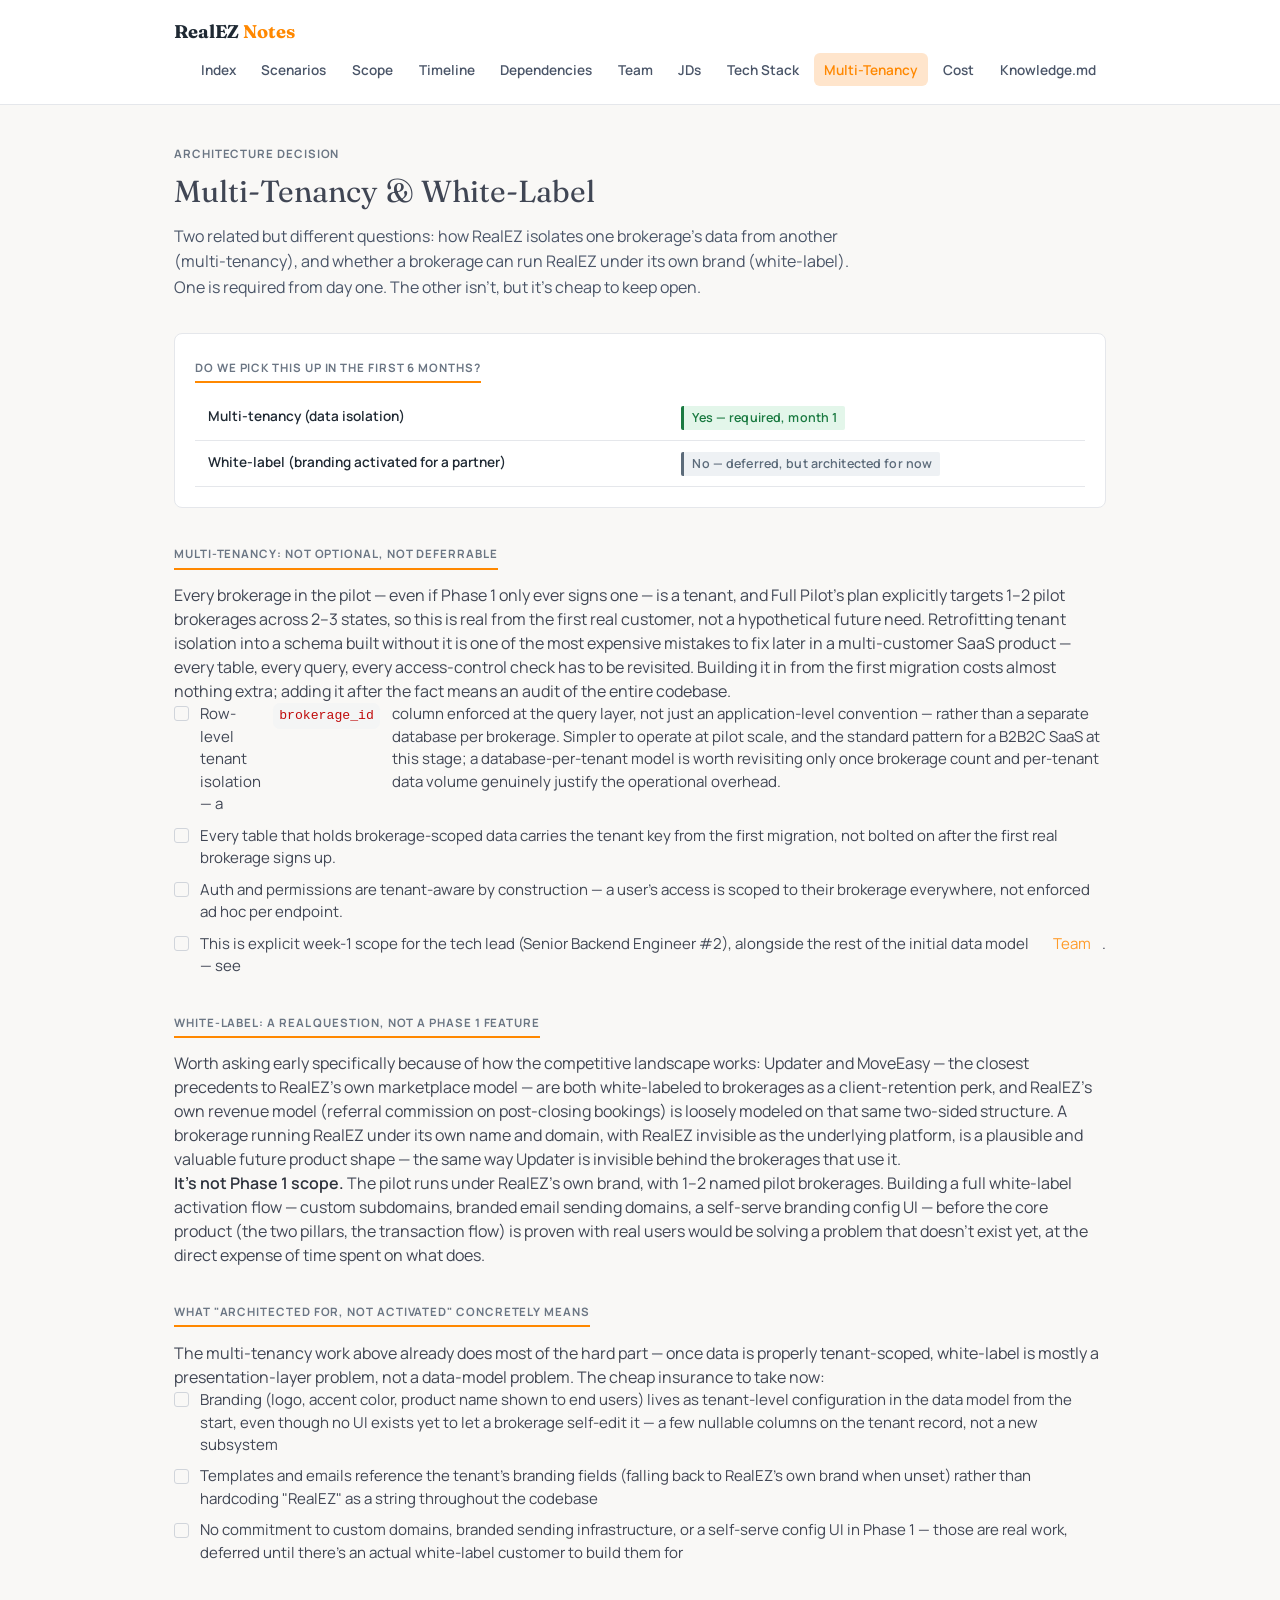
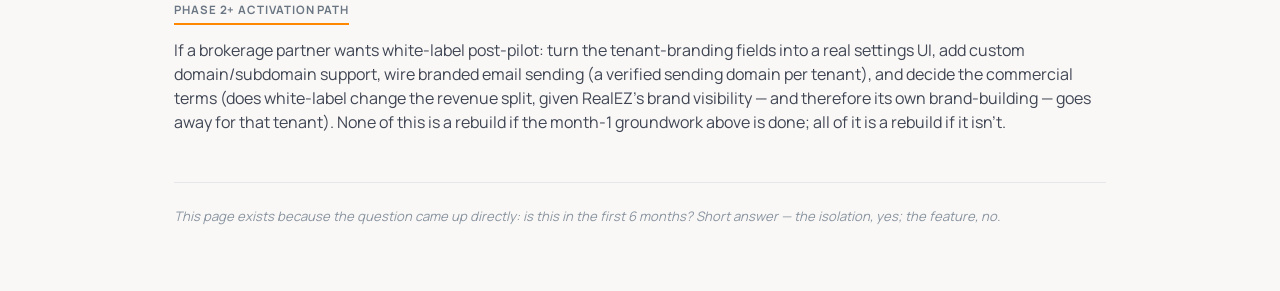
<file: multi-tenancy.html>
<!DOCTYPE html>
<html lang="en">
<head>
<meta charset="UTF-8">
<meta name="viewport" content="width=device-width, initial-scale=1.0">
<title>Multi-Tenancy &amp; White-Label &middot; RealEZ Planning Notes</title>
<link rel="stylesheet" href="assets/css/bulma.min.css">
<link rel="stylesheet" href="assets/css/theme.css">
<link rel="stylesheet" href="assets/css/custom.css">
<link rel="stylesheet" href="assets/css/notes.css">
<script src="assets/js/config.js"></script>
<script src="assets/js/pricing.js"></script>
</head>
<body>

<div class="notes-topbar">
  <div class="notes-topbar-inner">
    <a href="index.html" class="notes-wordmark">RealEZ <span class="accent">Notes</span></a>
    <nav class="notes-nav">
      <a href="index.html">Index</a>
      <a href="scenarios.html">Scenarios</a>
      <a href="scope.html">Scope</a>
      <a href="timeline.html">Timeline</a>
      <a href="dependencies.html">Dependencies</a>
      <a href="team.html">Team</a>
      <a href="jd.html">JDs</a>
      <a href="tech-stack.html">Tech Stack</a>
      <a href="multi-tenancy.html" class="is-active">Multi-Tenancy</a>
      <a href="cost.html" data-pricing>Cost</a>
      <a href="knowledge.md">Knowledge.md</a>
    </nav>
  </div>
</div>

<div class="notes-shell">

  <p class="notes-eyebrow">Architecture decision</p>
  <h1 style="font-family: var(--font-serif); font-size: 1.9rem; margin-bottom: 0.6rem;">Multi-Tenancy &amp; White-Label</h1>
  <p class="notes-lede">Two related but different questions: how RealEZ isolates one brokerage's data from another (multi-tenancy), and whether a brokerage can run RealEZ under its own brand (white-label). One is required from day one. The other isn't, but it's cheap to keep open.</p>

  <div class="hairline-card" style="margin-bottom: 2rem;">
    <p class="section-title" style="margin-bottom: 0.8rem;">Do we pick this up in the first 6 months?</p>
    <table class="matrix-table" style="min-width:0;">
      <tbody>
        <tr>
          <th>Multi-tenancy (data isolation)</th>
          <td><span class="status-badge status-complete">Yes &mdash; required, month 1</span></td>
        </tr>
        <tr>
          <th>White-label (branding activated for a partner)</th>
          <td><span class="status-badge status-not_started">No &mdash; deferred, but architected for now</span></td>
        </tr>
      </tbody>
    </table>
  </div>

  <h2 class="section-title">Multi-tenancy: not optional, not deferrable</h2>
  <p>Every brokerage in the pilot &mdash; even if Phase 1 only ever signs one &mdash; is a tenant, and Full Pilot's plan explicitly targets 1&ndash;2 pilot brokerages across 2&ndash;3 states, so this is real from the first real customer, not a hypothetical future need. Retrofitting tenant isolation into a schema built without it is one of the most expensive mistakes to fix later in a multi-customer SaaS product &mdash; every table, every query, every access-control check has to be revisited. Building it in from the first migration costs almost nothing extra; adding it after the fact means an audit of the entire codebase.</p>
  <ul class="notes-checklist">
    <li>Row-level tenant isolation &mdash; a <code>brokerage_id</code> column enforced at the query layer, not just an application-level convention &mdash; rather than a separate database per brokerage. Simpler to operate at pilot scale, and the standard pattern for a B2B2C SaaS at this stage; a database-per-tenant model is worth revisiting only once brokerage count and per-tenant data volume genuinely justify the operational overhead.</li>
    <li>Every table that holds brokerage-scoped data carries the tenant key from the first migration, not bolted on after the first real brokerage signs up.</li>
    <li>Auth and permissions are tenant-aware by construction &mdash; a user's access is scoped to their brokerage everywhere, not enforced ad hoc per endpoint.</li>
    <li>This is explicit week-1 scope for the tech lead (Senior Backend Engineer #2), alongside the rest of the initial data model &mdash; see <a href="team.html">Team</a>.</li>
  </ul>

  <h2 class="section-title" style="margin-top: 2.25rem;">White-label: a real question, not a Phase 1 feature</h2>
  <p>Worth asking early specifically because of how the competitive landscape works: Updater and MoveEasy &mdash; the closest precedents to RealEZ's own marketplace model &mdash; are both white-labeled to brokerages as a client-retention perk, and RealEZ's own revenue model (referral commission on post-closing bookings) is loosely modeled on that same two-sided structure. A brokerage running RealEZ under its own name and domain, with RealEZ invisible as the underlying platform, is a plausible and valuable future product shape &mdash; the same way Updater is invisible behind the brokerages that use it.</p>
  <p><strong>It's not Phase 1 scope.</strong> The pilot runs under RealEZ's own brand, with 1&ndash;2 named pilot brokerages. Building a full white-label activation flow &mdash; custom subdomains, branded email sending domains, a self-serve branding config UI &mdash; before the core product (the two pillars, the transaction flow) is proven with real users would be solving a problem that doesn't exist yet, at the direct expense of time spent on what does.</p>

  <h2 class="section-title" style="margin-top: 2.25rem;">What "architected for, not activated" concretely means</h2>
  <p>The multi-tenancy work above already does most of the hard part &mdash; once data is properly tenant-scoped, white-label is mostly a presentation-layer problem, not a data-model problem. The cheap insurance to take now:</p>
  <ul class="notes-checklist">
    <li>Branding (logo, accent color, product name shown to end users) lives as tenant-level configuration in the data model from the start, even though no UI exists yet to let a brokerage self-edit it &mdash; a few nullable columns on the tenant record, not a new subsystem</li>
    <li>Templates and emails reference the tenant's branding fields (falling back to RealEZ's own brand when unset) rather than hardcoding "RealEZ" as a string throughout the codebase</li>
    <li>No commitment to custom domains, branded sending infrastructure, or a self-serve config UI in Phase 1 &mdash; those are real work, deferred until there's an actual white-label customer to build them for</li>
  </ul>

  <h2 class="section-title" style="margin-top: 2.25rem;">Phase 2+ activation path</h2>
  <p>If a brokerage partner wants white-label post-pilot: turn the tenant-branding fields into a real settings UI, add custom domain/subdomain support, wire branded email sending (a verified sending domain per tenant), and decide the commercial terms (does white-label change the revenue split, given RealEZ's brand visibility &mdash; and therefore its own brand-building &mdash; goes away for that tenant). None of this is a rebuild if the month-1 groundwork above is done; all of it is a rebuild if it isn't.</p>

  <p class="notes-footer">This page exists because the question came up directly: is this in the first 6 months? Short answer &mdash; the isolation, yes; the feature, no.</p>

</div>

</body>
</html>
</file>
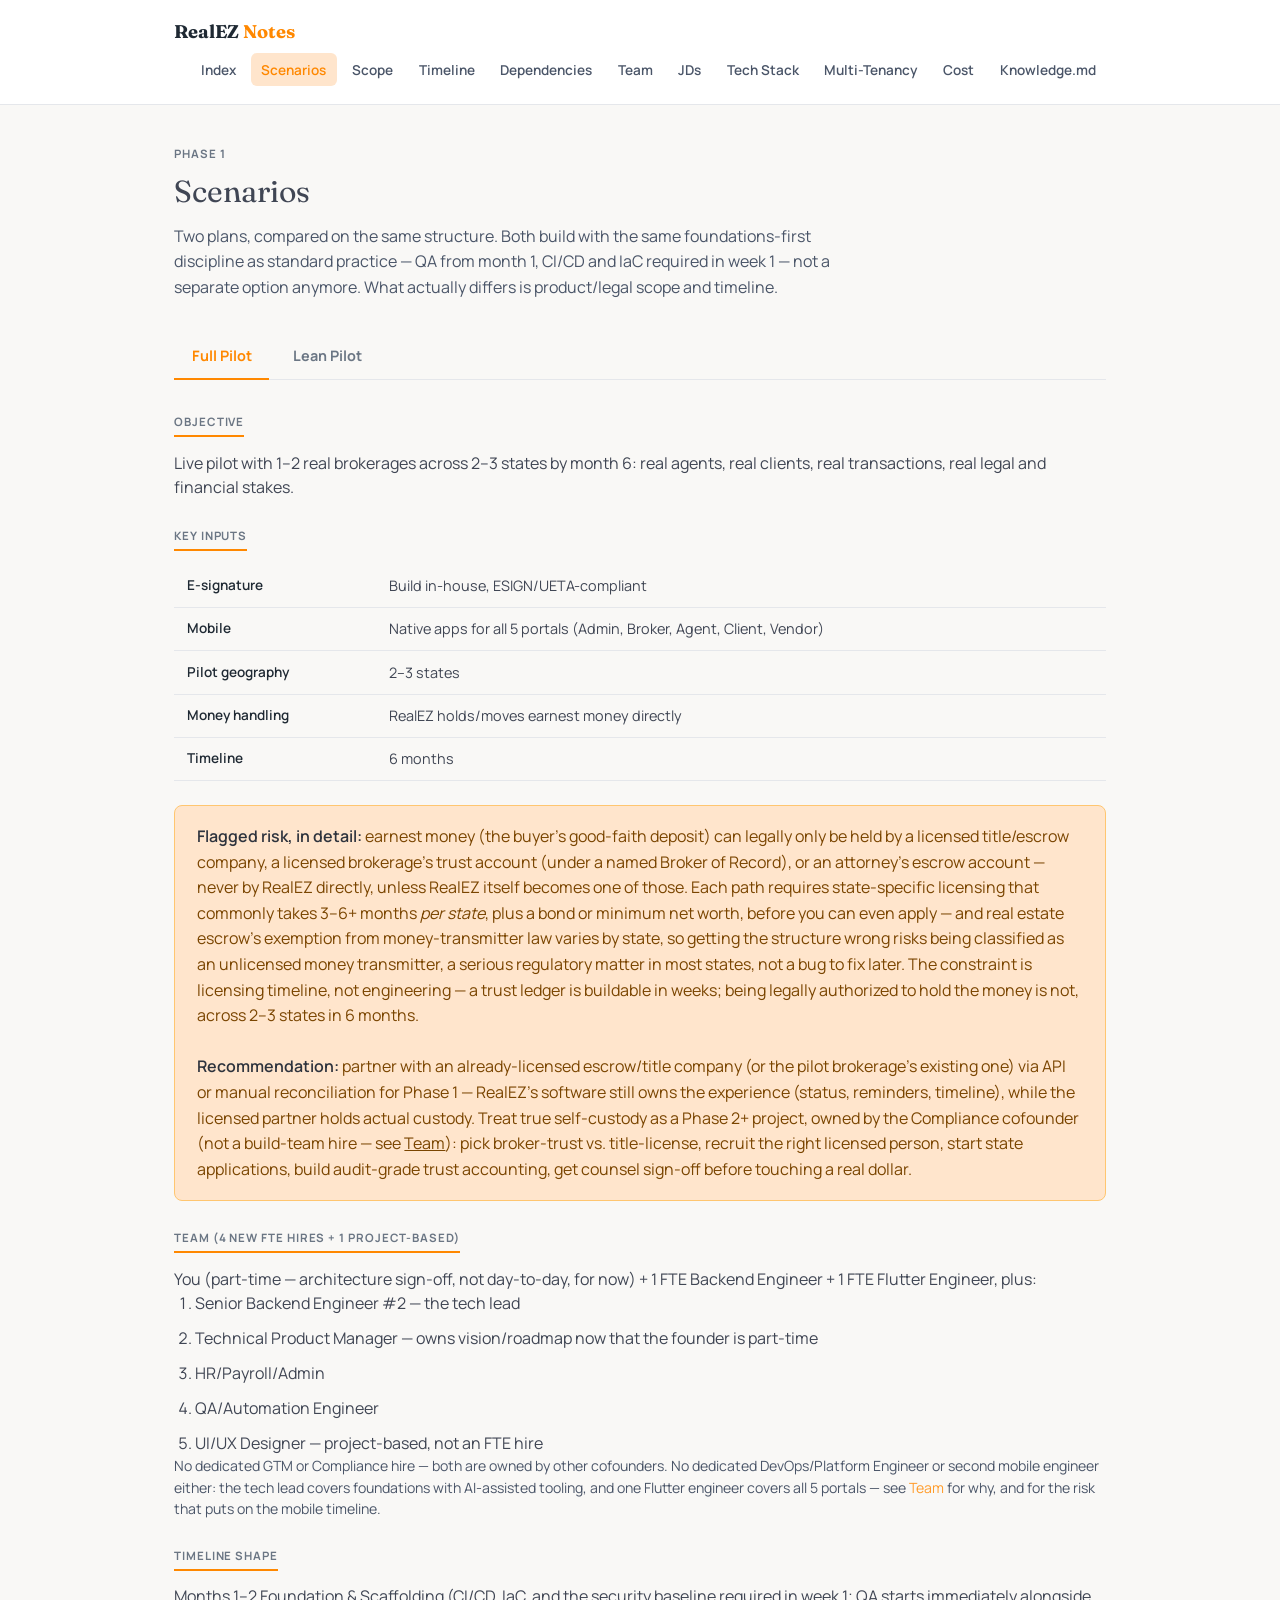
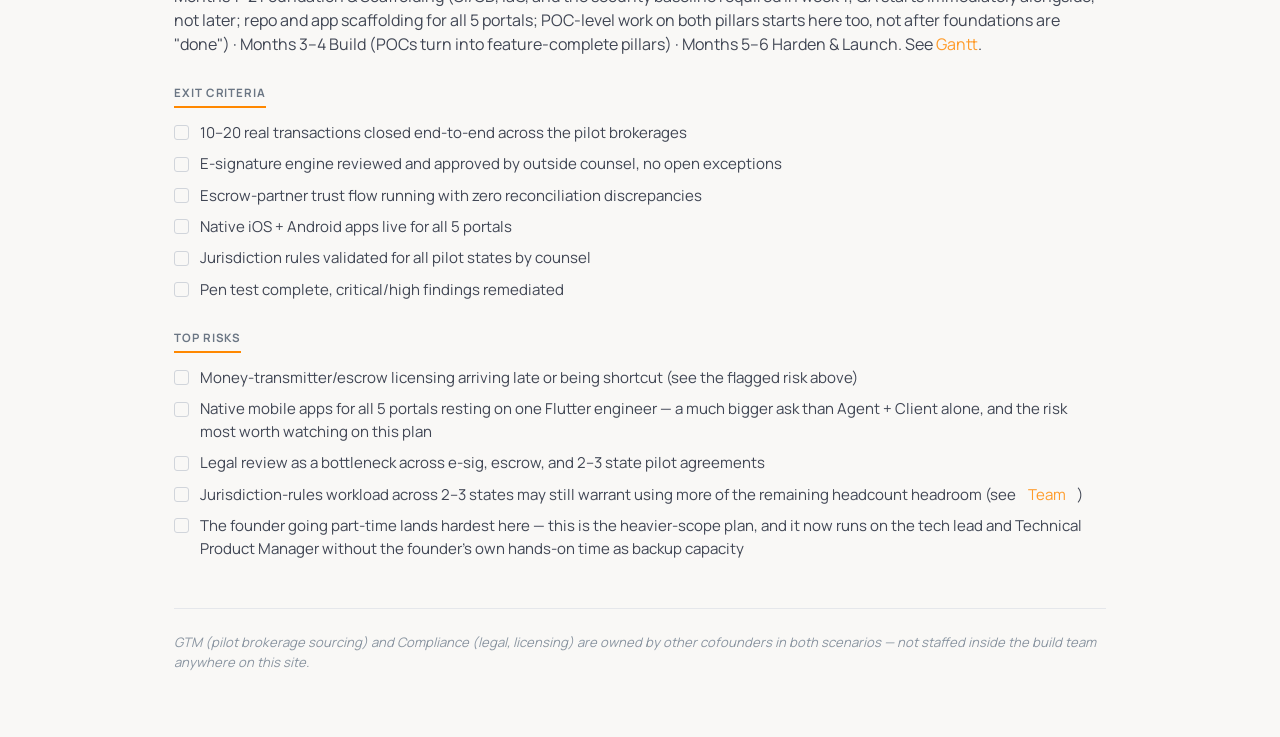
<file: scenarios.html>
<!DOCTYPE html>
<html lang="en">
<head>
<meta charset="UTF-8">
<meta name="viewport" content="width=device-width, initial-scale=1.0">
<title>Scenarios &middot; RealEZ Planning Notes</title>
<link rel="stylesheet" href="assets/css/bulma.min.css">
<link rel="stylesheet" href="assets/css/theme.css">
<link rel="stylesheet" href="assets/css/custom.css">
<link rel="stylesheet" href="assets/css/notes.css">
<script src="assets/js/config.js"></script>
<script src="assets/js/pricing.js"></script>
</head>
<body>

<div class="notes-topbar">
  <div class="notes-topbar-inner">
    <a href="index.html" class="notes-wordmark">RealEZ <span class="accent">Notes</span></a>
    <nav class="notes-nav">
      <a href="index.html">Index</a>
      <a href="scenarios.html" class="is-active">Scenarios</a>
      <a href="scope.html">Scope</a>
      <a href="timeline.html">Timeline</a>
      <a href="dependencies.html">Dependencies</a>
      <a href="team.html">Team</a>
      <a href="jd.html">JDs</a>
      <a href="tech-stack.html">Tech Stack</a>
      <a href="multi-tenancy.html">Multi-Tenancy</a>
      <a href="cost.html" data-pricing>Cost</a>
      <a href="knowledge.md">Knowledge.md</a>
    </nav>
  </div>
</div>

<div class="notes-shell">

  <p class="notes-eyebrow">Phase 1</p>
  <h1 style="font-family: var(--font-serif); font-size: 1.9rem; margin-bottom: 0.6rem;">Scenarios</h1>
  <p class="notes-lede">Two plans, compared on the same structure. Both build with the same foundations-first discipline as standard practice &mdash; QA from month 1, CI/CD and IaC required in week 1 &mdash; not a separate option anymore. What actually differs is product/legal scope and timeline.</p>

  <div class="notes-tabs" data-panels="#scenario-panels">
    <button class="notes-tab-btn is-active" data-tab-target="#scenario-full">Full Pilot</button>
    <button class="notes-tab-btn" data-tab-target="#scenario-lean">Lean Pilot</button>
  </div>

  <div id="scenario-panels">

  <!-- ============================== FULL PILOT ============================== -->
  <section id="scenario-full" class="notes-tab-panel is-active">
    <h2 class="section-title">Objective</h2>
    <p>Live pilot with 1&ndash;2 real brokerages across 2&ndash;3 states by month 6: real agents, real clients, real transactions, real legal and financial stakes.</p>

    <h2 class="section-title" style="margin-top: 1.75rem;">Key inputs</h2>
    <div class="table-scroll">
      <table class="matrix-table" style="min-width: 0;">
        <tbody>
          <tr><th>E-signature</th><td>Build in-house, ESIGN/UETA-compliant</td></tr>
          <tr><th>Mobile</th><td>Native apps for all 5 portals (Admin, Broker, Agent, Client, Vendor)</td></tr>
          <tr><th>Pilot geography</th><td>2&ndash;3 states</td></tr>
          <tr><th>Money handling</th><td>RealEZ holds/moves earnest money directly</td></tr>
          <tr><th>Timeline</th><td>6 months</td></tr>
        </tbody>
      </table>
    </div>

    <div class="journey-callout" style="margin-top: 1.5rem;">
      <strong>Flagged risk, in detail:</strong> earnest money (the buyer's good-faith deposit) can
      legally only be held by a licensed title/escrow company, a licensed brokerage's trust account
      (under a named Broker of Record), or an attorney's escrow account &mdash; never by RealEZ
      directly, unless RealEZ itself becomes one of those. Each path requires state-specific
      licensing that commonly takes 3&ndash;6+ months <em>per state</em>, plus a bond or minimum
      net worth, before you can even apply &mdash; and real estate escrow's exemption from
      money-transmitter law varies by state, so getting the structure wrong risks being classified
      as an unlicensed money transmitter, a serious regulatory matter in most states, not a bug to
      fix later. The constraint is licensing timeline, not engineering &mdash; a trust ledger is
      buildable in weeks; being legally authorized to hold the money is not, across 2&ndash;3 states
      in 6 months.
      <br><br>
      <strong>Recommendation:</strong> partner with an already-licensed escrow/title company (or the
      pilot brokerage's existing one) via API or manual reconciliation for Phase 1 &mdash; RealEZ's
      software still owns the experience (status, reminders, timeline), while the licensed partner
      holds actual custody. Treat true self-custody as a Phase 2+ project, owned by the Compliance
      cofounder (not a build-team hire &mdash; see <a href="team.html">Team</a>): pick broker-trust
      vs. title-license, recruit the right licensed person, start state applications, build
      audit-grade trust accounting, get counsel sign-off before touching a real dollar.
    </div>

    <h2 class="section-title" style="margin-top: 1.75rem;">Team (4 new FTE hires + 1 project-based)</h2>
    <p>You (part-time &mdash; architecture sign-off, not day-to-day, for now) + 1 FTE Backend Engineer + 1 FTE Flutter Engineer, plus:</p>
    <ol class="tier-list" style="list-style: decimal; padding-left: 1.3rem;">
      <li>Senior Backend Engineer #2 &mdash; the tech lead</li>
      <li>Technical Product Manager &mdash; owns vision/roadmap now that the founder is part-time</li>
      <li>HR/Payroll/Admin</li>
      <li>QA/Automation Engineer</li>
      <li>UI/UX Designer &mdash; project-based, not an FTE hire</li>
    </ol>
    <p style="font-size: 0.88rem; color: var(--text-secondary);">No dedicated GTM or Compliance hire &mdash; both are owned by other cofounders. No dedicated DevOps/Platform Engineer or second mobile engineer either: the tech lead covers foundations with AI-assisted tooling, and one Flutter engineer covers all 5 portals &mdash; see <a href="team.html">Team</a> for why, and for the risk that puts on the mobile timeline.</p>

    <h2 class="section-title" style="margin-top: 1.75rem;">Timeline shape</h2>
    <p>Months 1&ndash;2 Foundation &amp; Scaffolding (CI/CD, IaC, and the security baseline required in week 1; QA starts immediately alongside, not later; repo and app scaffolding for all 5 portals; POC-level work on both pillars starts here too, not after foundations are "done") &middot; Months 3&ndash;4 Build (POCs turn into feature-complete pillars) &middot; Months 5&ndash;6 Harden &amp; Launch. See <a href="timeline.html#gantt-full">Gantt</a>.</p>

    <h2 class="section-title" style="margin-top: 1.75rem;">Exit criteria</h2>
    <ul class="notes-checklist">
      <li>10&ndash;20 real transactions closed end-to-end across the pilot brokerages</li>
      <li>E-signature engine reviewed and approved by outside counsel, no open exceptions</li>
      <li>Escrow-partner trust flow running with zero reconciliation discrepancies</li>
      <li>Native iOS + Android apps live for all 5 portals</li>
      <li>Jurisdiction rules validated for all pilot states by counsel</li>
      <li>Pen test complete, critical/high findings remediated</li>
    </ul>

    <h2 class="section-title" style="margin-top: 1.75rem;">Top risks</h2>
    <ul class="notes-checklist">
      <li>Money-transmitter/escrow licensing arriving late or being shortcut (see the flagged risk above)</li>
      <li>Native mobile apps for all 5 portals resting on one Flutter engineer &mdash; a much bigger ask than Agent + Client alone, and the risk most worth watching on this plan</li>
      <li>Legal review as a bottleneck across e-sig, escrow, and 2&ndash;3 state pilot agreements</li>
      <li>Jurisdiction-rules workload across 2&ndash;3 states may still warrant using more of the remaining headcount headroom (see <a href="team.html">Team</a>)</li>
      <li>The founder going part-time lands hardest here &mdash; this is the heavier-scope plan, and it now runs on the tech lead and Technical Product Manager without the founder's own hands-on time as backup capacity</li>
    </ul>
  </section>

  <!-- ============================== LEAN PILOT ============================== -->
  <section id="scenario-lean" class="notes-tab-panel">
    <h2 class="section-title">Objective</h2>
    <p>Have the product ready &mdash; technically and legally-reviewable &mdash; for a live pilot with 1&ndash;2 real brokerages in a single state, contingent on Compliance and GTM (owned by other cofounders) landing their pieces on a compatible timeline.</p>

    <h2 class="section-title" style="margin-top: 1.75rem;">Key inputs</h2>
    <div class="table-scroll">
      <table class="matrix-table" style="min-width: 0;">
        <tbody>
          <tr><th>Your role</th><td>Part-time &mdash; architecture sign-off, not day-to-day, for now</td></tr>
          <tr><th>E-signature</th><td>3rd-party integration, not built in-house</td></tr>
          <tr><th>Pilot geography</th><td>1 state</td></tr>
          <tr><th>Money handling</th><td>No direct earnest-money custody</td></tr>
          <tr><th>Product focus</th><td>Transitional Document + Merchant Integration, the two pillars</td></tr>
          <tr><th>Mobile</th><td>Native apps for all 5 portals (Admin, Broker, Agent, Client, Vendor)</td></tr>
          <tr><th>Timeline</th><td>5 months (4 if hiring lands fast)</td></tr>
        </tbody>
      </table>
    </div>

    <h2 class="section-title" style="margin-top: 1.75rem;">Two product pillars</h2>
    <p>Everything else (auth, e-sig integration, jurisdiction rules, dashboards) is necessary infrastructure. These two get the concentrated senior engineering and design investment, because they're also a pipeline: gaps disclosed in the Transitional Document are what drive bookings through Merchant Integration.</p>

    <h2 class="section-title" style="margin-top: 1.75rem;">Team (4 new FTE hires + 1 project-based)</h2>
    <p>You (part-time &mdash; architecture sign-off, not day-to-day, for now) + 1 FTE Backend Engineer + 1 FTE Flutter Engineer, plus:</p>
    <ol class="tier-list" style="list-style: decimal; padding-left: 1.3rem;">
      <li>Senior Backend Engineer #2 &mdash; the tech lead</li>
      <li>Technical Product Manager &mdash; owns vision/roadmap now that the founder is part-time</li>
      <li>HR/Payroll/Admin</li>
      <li>QA/Automation Engineer</li>
      <li>UI/UX Designer &mdash; project-based, not an FTE hire</li>
    </ol>
    <p style="font-size: 0.88rem; color: var(--text-secondary);">Identical roster to Full Pilot &mdash; see <a href="team.html">Team</a> for why DevOps and a second mobile engineer stay out even with room for 8&ndash;10 at no additional cost.</p>

    <h2 class="section-title" style="margin-top: 1.75rem;">Timeline shape</h2>
    <p>Month 1 Foundation &amp; Scaffolding (CI/CD, IaC, and the security baseline required in week 1; QA starts immediately alongside; repo and app scaffolding for all 5 portals; POCs for both pillars start here too, not after foundations are "done") &middot; Months 2&ndash;3 Core Build (POCs turn into feature-complete pillars) &middot; Months 4&ndash;5 Test &amp; Polish. See <a href="timeline.html#gantt-lean">Gantt</a>.</p>

    <h2 class="section-title" style="margin-top: 1.75rem;">Exit criteria</h2>
    <ul class="notes-checklist">
      <li>Transitional Document feature-complete and demoable end to end</li>
      <li>Merchant Integration live: vendor onboarding, real payments, accurate commission tracking</li>
      <li>3rd-party e-signature wired into the transaction flow, signed docs stored/retrievable</li>
      <li>Jurisdiction rules validated for the single pilot state</li>
      <li>Native iOS + Android apps live for all 5 portals</li>
      <li>QA regression suite passing; pen-test critical/high findings remediated</li>
    </ul>

    <h2 class="section-title" style="margin-top: 1.75rem;">Top risks</h2>
    <ul class="notes-checklist">
      <li>Hiring four seniors fast enough to hit the 5-month window</li>
      <li>E-sig vendor contracting delay blocking backend integration</li>
      <li>Native mobile apps for all 5 portals resting on one Flutter engineer, on a tighter timeline than Full Pilot's 6 months</li>
      <li>Testing compressed into the last two months, even with QA starting earlier</li>
    </ul>
  </section>

  </div><!-- /scenario-panels -->

  <p class="notes-footer">GTM (pilot brokerage sourcing) and Compliance (legal, licensing) are owned by other cofounders in both scenarios &mdash; not staffed inside the build team anywhere on this site.</p>

</div>

<script src="assets/js/notes.js"></script>
</body>
</html>
</file>
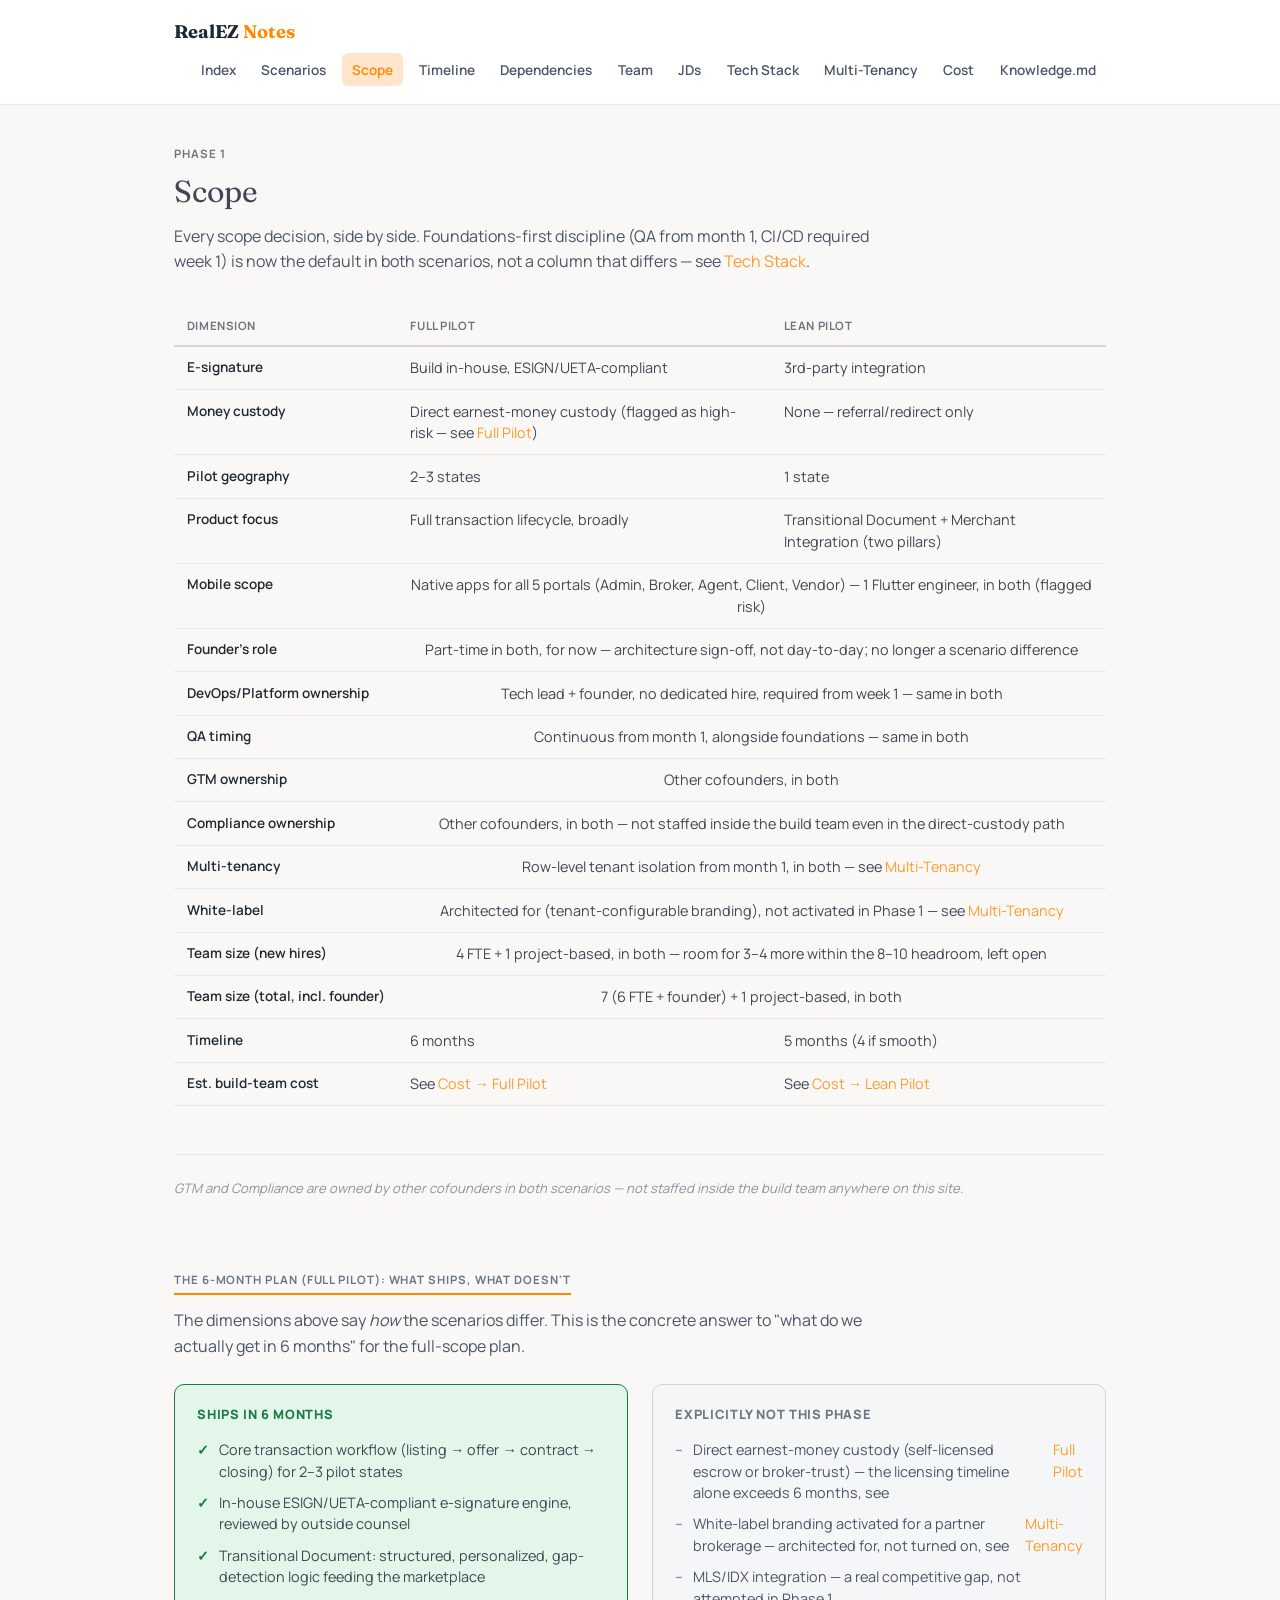
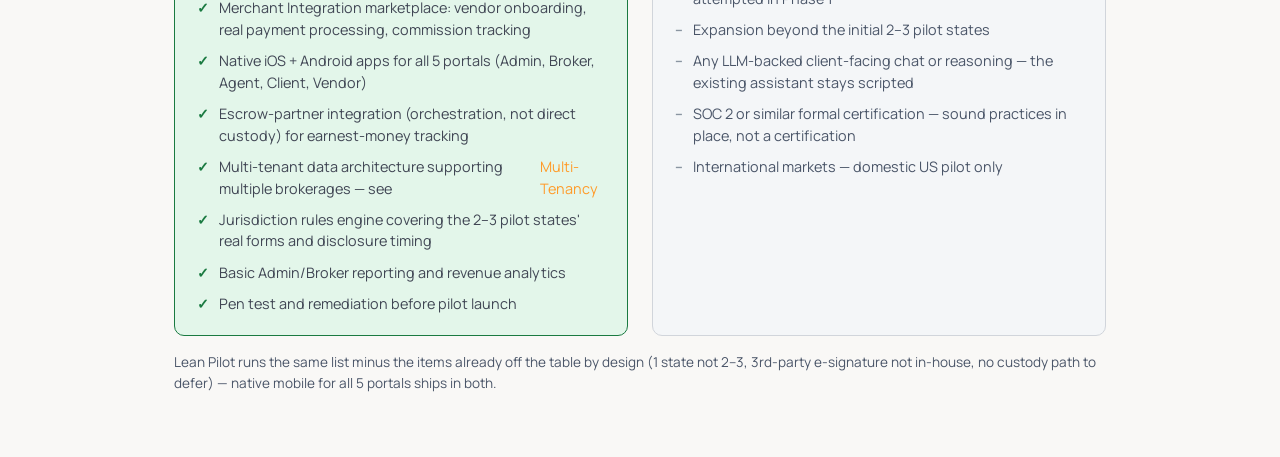
<file: scope.html>
<!DOCTYPE html>
<html lang="en">
<head>
<meta charset="UTF-8">
<meta name="viewport" content="width=device-width, initial-scale=1.0">
<title>Scope &middot; RealEZ Planning Notes</title>
<link rel="stylesheet" href="assets/css/bulma.min.css">
<link rel="stylesheet" href="assets/css/theme.css">
<link rel="stylesheet" href="assets/css/custom.css">
<link rel="stylesheet" href="assets/css/notes.css">
<script src="assets/js/config.js"></script>
<script src="assets/js/pricing.js"></script>
</head>
<body>

<div class="notes-topbar">
  <div class="notes-topbar-inner">
    <a href="index.html" class="notes-wordmark">RealEZ <span class="accent">Notes</span></a>
    <nav class="notes-nav">
      <a href="index.html">Index</a>
      <a href="scenarios.html">Scenarios</a>
      <a href="scope.html" class="is-active">Scope</a>
      <a href="timeline.html">Timeline</a>
      <a href="dependencies.html">Dependencies</a>
      <a href="team.html">Team</a>
      <a href="jd.html">JDs</a>
      <a href="tech-stack.html">Tech Stack</a>
      <a href="multi-tenancy.html">Multi-Tenancy</a>
      <a href="cost.html" data-pricing>Cost</a>
      <a href="knowledge.md">Knowledge.md</a>
    </nav>
  </div>
</div>

<div class="notes-shell">

  <p class="notes-eyebrow">Phase 1</p>
  <h1 style="font-family: var(--font-serif); font-size: 1.9rem; margin-bottom: 0.6rem;">Scope</h1>
  <p class="notes-lede">Every scope decision, side by side. Foundations-first discipline (QA from month 1, CI/CD required week 1) is now the default in both scenarios, not a column that differs &mdash; see <a href="tech-stack.html">Tech Stack</a>.</p>

  <div class="table-scroll">
    <table class="matrix-table">
      <thead>
        <tr>
          <th>Dimension</th>
          <th>Full Pilot</th>
          <th>Lean Pilot</th>
        </tr>
      </thead>
      <tbody>
        <tr>
          <th>E-signature</th>
          <td>Build in-house, ESIGN/UETA-compliant</td>
          <td>3rd-party integration</td>
        </tr>
        <tr>
          <th>Money custody</th>
          <td>Direct earnest-money custody (flagged as high-risk &mdash; see <a href="scenarios.html#scenario-full">Full Pilot</a>)</td>
          <td>None &mdash; referral/redirect only</td>
        </tr>
        <tr>
          <th>Pilot geography</th>
          <td>2&ndash;3 states</td>
          <td>1 state</td>
        </tr>
        <tr>
          <th>Product focus</th>
          <td>Full transaction lifecycle, broadly</td>
          <td>Transitional Document + Merchant Integration (two pillars)</td>
        </tr>
        <tr>
          <th>Mobile scope</th>
          <td colspan="2" style="text-align:center;">Native apps for all 5 portals (Admin, Broker, Agent, Client, Vendor) &mdash; 1 Flutter engineer, in both (flagged risk)</td>
        </tr>
        <tr>
          <th>Founder's role</th>
          <td colspan="2" style="text-align:center;">Part-time in both, for now &mdash; architecture sign-off, not day-to-day; no longer a scenario difference</td>
        </tr>
        <tr>
          <th>DevOps/Platform ownership</th>
          <td colspan="2" style="text-align:center;">Tech lead + founder, no dedicated hire, required from week 1 &mdash; same in both</td>
        </tr>
        <tr>
          <th>QA timing</th>
          <td colspan="2" style="text-align:center;">Continuous from month 1, alongside foundations &mdash; same in both</td>
        </tr>
        <tr>
          <th>GTM ownership</th>
          <td colspan="2" style="text-align:center;">Other cofounders, in both</td>
        </tr>
        <tr>
          <th>Compliance ownership</th>
          <td colspan="2" style="text-align:center;">Other cofounders, in both &mdash; not staffed inside the build team even in the direct-custody path</td>
        </tr>
        <tr>
          <th>Multi-tenancy</th>
          <td colspan="2" style="text-align:center;">Row-level tenant isolation from month 1, in both &mdash; see <a href="multi-tenancy.html">Multi-Tenancy</a></td>
        </tr>
        <tr>
          <th>White-label</th>
          <td colspan="2" style="text-align:center;">Architected for (tenant-configurable branding), not activated in Phase 1 &mdash; see <a href="multi-tenancy.html">Multi-Tenancy</a></td>
        </tr>
        <tr>
          <th>Team size (new hires)</th>
          <td colspan="2" style="text-align:center;">4 FTE + 1 project-based, in both &mdash; room for 3&ndash;4 more within the 8&ndash;10 headroom, left open</td>
        </tr>
        <tr>
          <th>Team size (total, incl. founder)</th>
          <td colspan="2" style="text-align:center;">7 (6 FTE + founder) + 1 project-based, in both</td>
        </tr>
        <tr>
          <th>Timeline</th>
          <td>6 months</td>
          <td>5 months (4 if smooth)</td>
        </tr>
        <tr data-pricing>
          <th>Est. build-team cost</th>
          <td>See <a href="cost.html#cost-full">Cost &rarr; Full Pilot</a></td>
          <td>See <a href="cost.html#cost-lean">Cost &rarr; Lean Pilot</a></td>
        </tr>
      </tbody>
    </table>
  </div>

  <p class="notes-footer" style="margin-bottom: 2rem;">GTM and Compliance are owned by other cofounders in both scenarios &mdash; not staffed inside the build team anywhere on this site.</p>

  <h2 class="section-title" style="margin-top: 2.5rem;">The 6-month plan (Full Pilot): what ships, what doesn't</h2>
  <p class="notes-lede" style="margin-bottom: 0;">The dimensions above say <em>how</em> the scenarios differ. This is the concrete answer to "what do we actually get in 6 months" for the full-scope plan.</p>

  <div class="scope-split">
    <div class="scope-col in">
      <p class="scope-col-title">Ships in 6 months</p>
      <ul>
        <li>Core transaction workflow (listing &rarr; offer &rarr; contract &rarr; closing) for 2&ndash;3 pilot states</li>
        <li>In-house ESIGN/UETA-compliant e-signature engine, reviewed by outside counsel</li>
        <li>Transitional Document: structured, personalized, gap-detection logic feeding the marketplace</li>
        <li>Merchant Integration marketplace: vendor onboarding, real payment processing, commission tracking</li>
        <li>Native iOS + Android apps for all 5 portals (Admin, Broker, Agent, Client, Vendor)</li>
        <li>Escrow-partner integration (orchestration, not direct custody) for earnest-money tracking</li>
        <li>Multi-tenant data architecture supporting multiple brokerages &mdash; see <a href="multi-tenancy.html">Multi-Tenancy</a></li>
        <li>Jurisdiction rules engine covering the 2&ndash;3 pilot states' real forms and disclosure timing</li>
        <li>Basic Admin/Broker reporting and revenue analytics</li>
        <li>Pen test and remediation before pilot launch</li>
      </ul>
    </div>
    <div class="scope-col out">
      <p class="scope-col-title">Explicitly not this phase</p>
      <ul>
        <li>Direct earnest-money custody (self-licensed escrow or broker-trust) &mdash; the licensing timeline alone exceeds 6 months, see <a href="scenarios.html#scenario-full">Full Pilot</a></li>
        <li>White-label branding activated for a partner brokerage &mdash; architected for, not turned on, see <a href="multi-tenancy.html">Multi-Tenancy</a></li>
        <li>MLS/IDX integration &mdash; a real competitive gap, not attempted in Phase 1</li>
        <li>Expansion beyond the initial 2&ndash;3 pilot states</li>
        <li>Any LLM-backed client-facing chat or reasoning &mdash; the existing assistant stays scripted</li>
        <li>SOC 2 or similar formal certification &mdash; sound practices in place, not a certification</li>
        <li>International markets &mdash; domestic US pilot only</li>
      </ul>
    </div>
  </div>
  <p style="font-size: 0.85rem; color: var(--text-secondary); margin-top: 1rem;">Lean Pilot runs the same list minus the items already off the table by design (1 state not 2&ndash;3, 3rd-party e-signature not in-house, no custody path to defer) &mdash; native mobile for all 5 portals ships in both.</p>

</div>

</body>
</html>
</file>
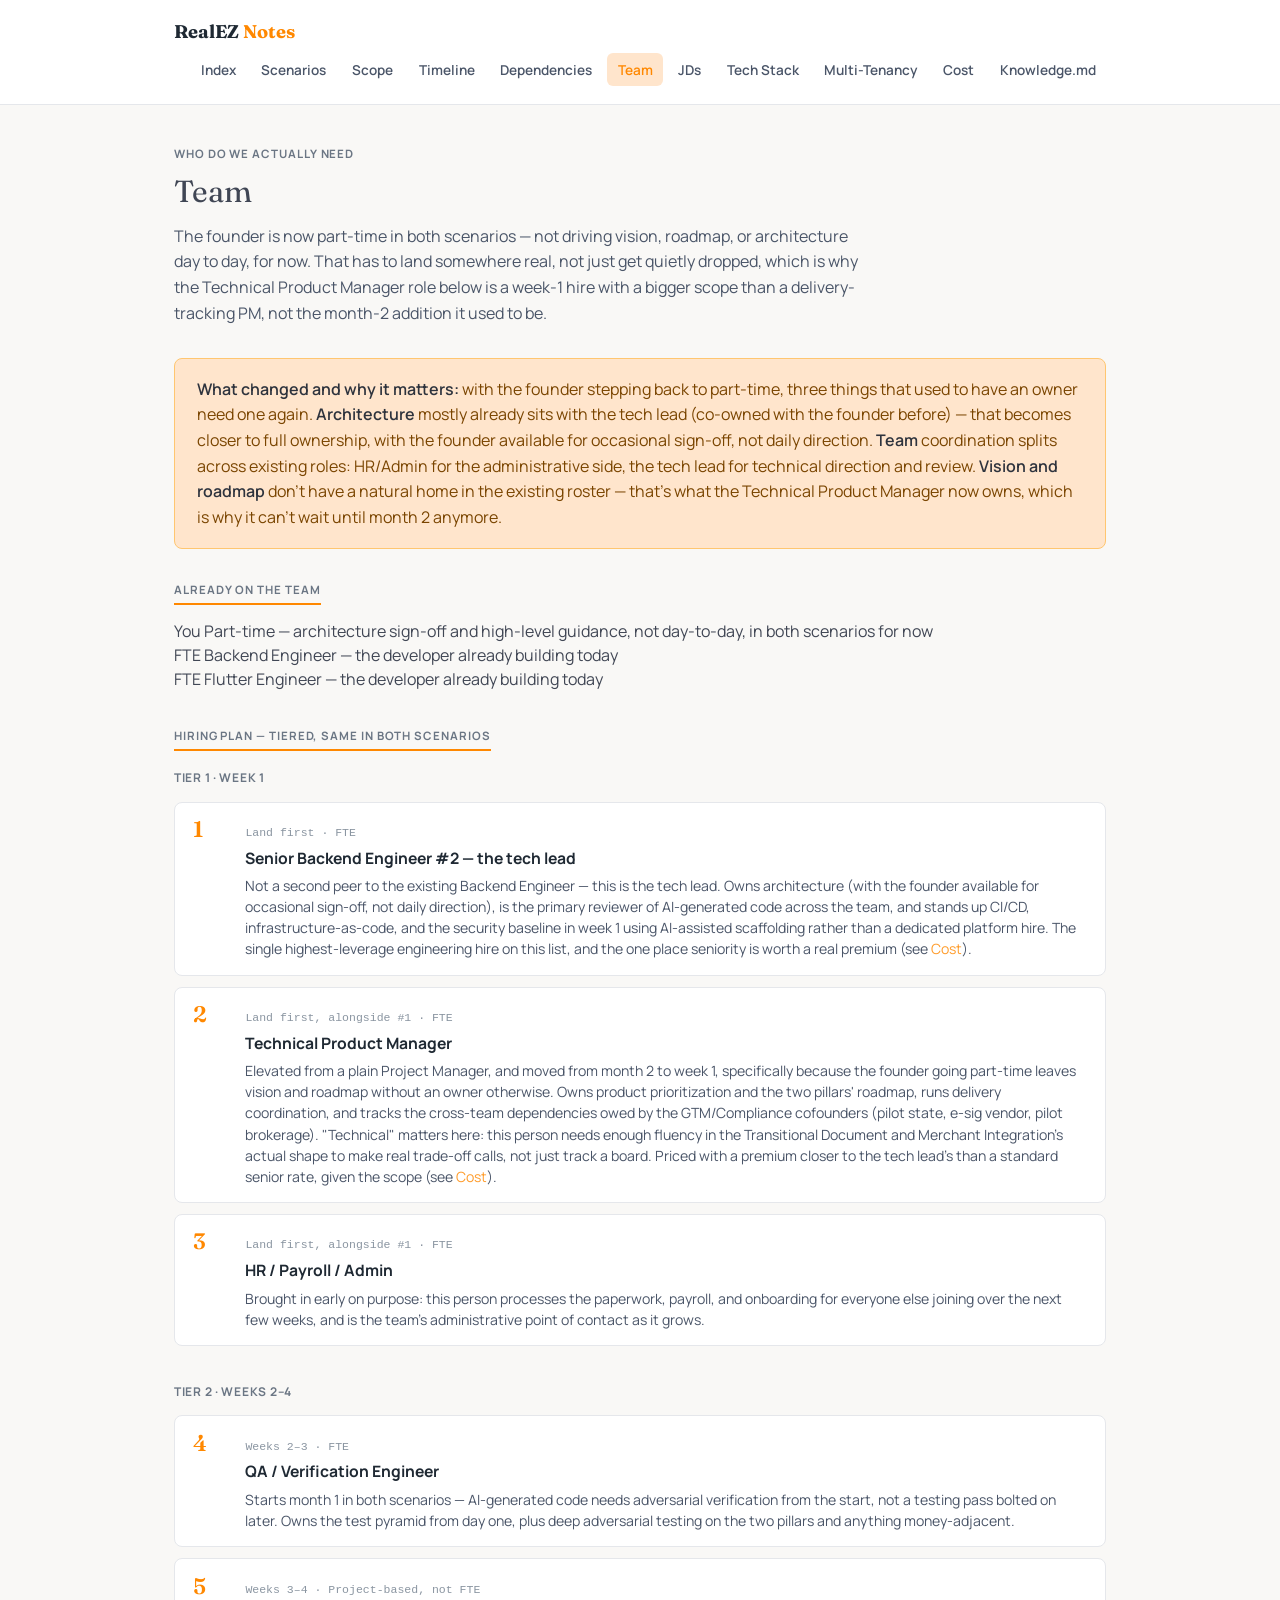
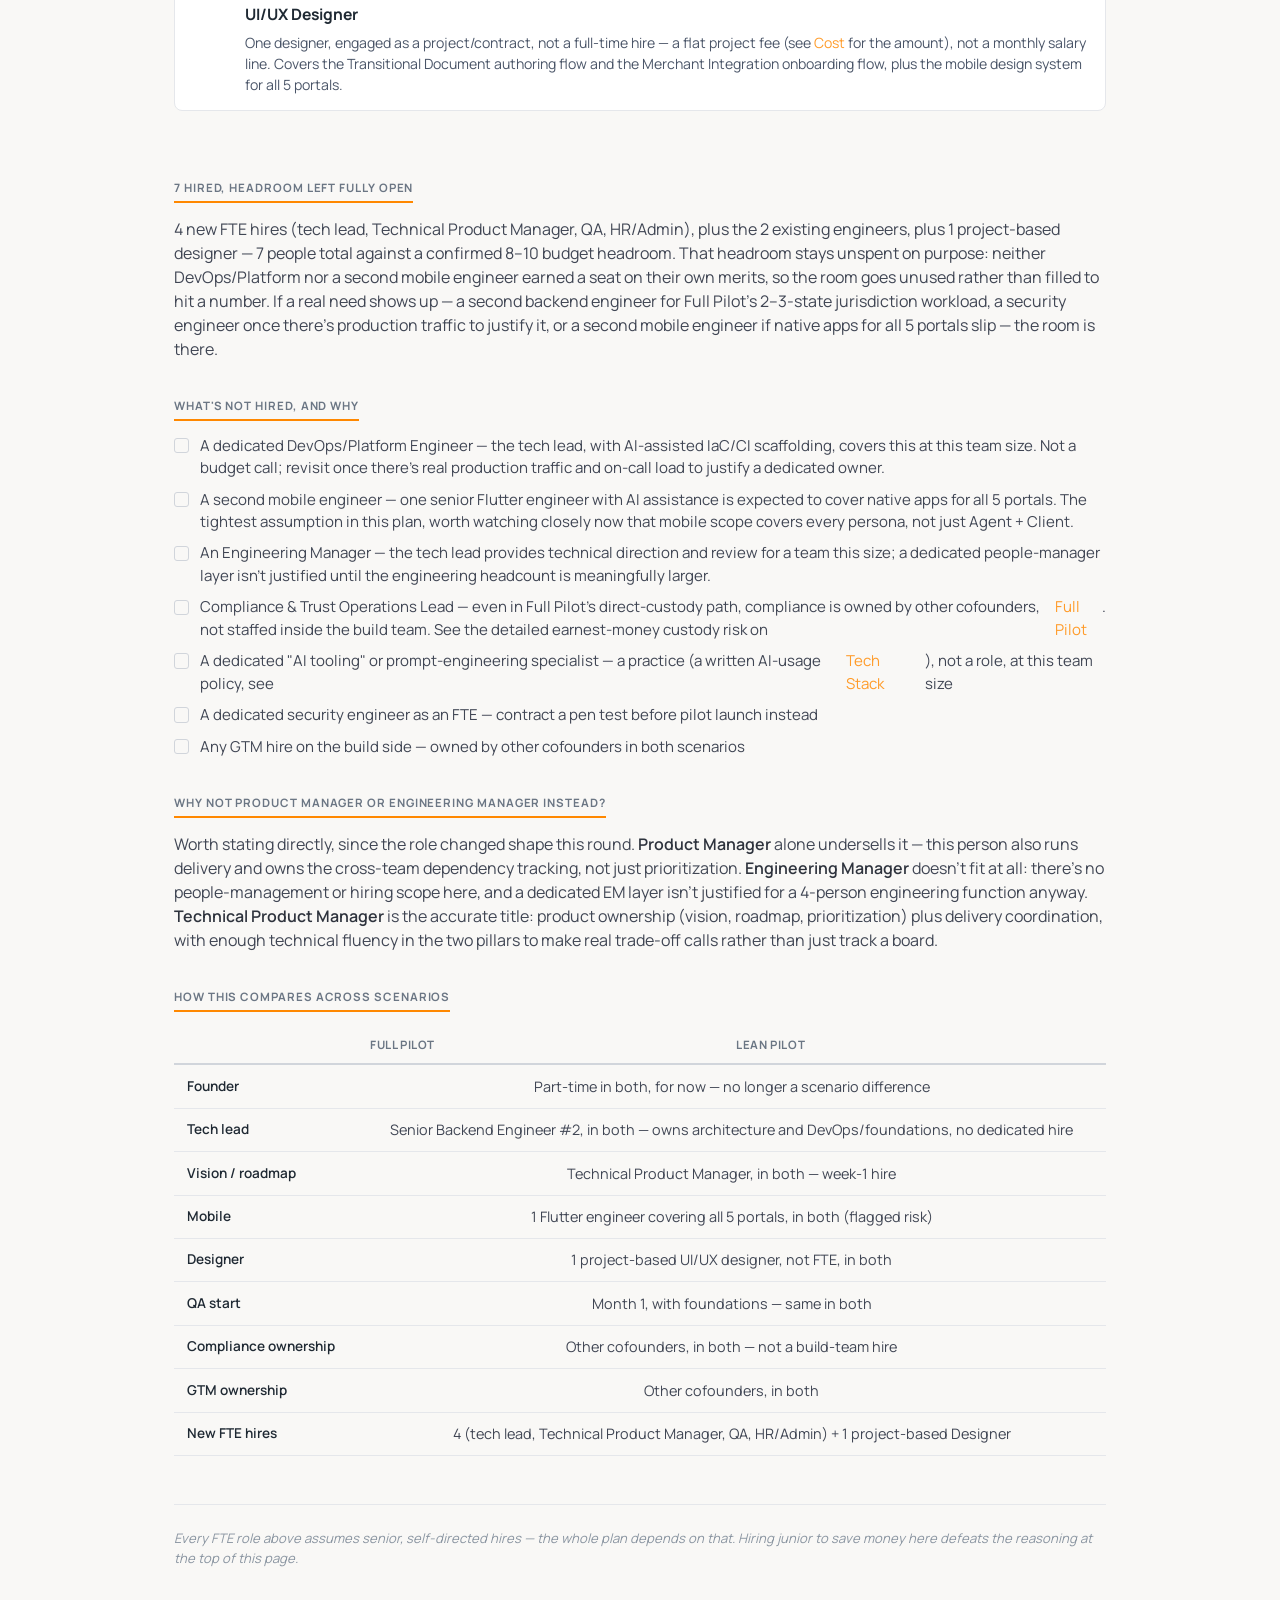
<file: team.html>
<!DOCTYPE html>
<html lang="en">
<head>
<meta charset="UTF-8">
<meta name="viewport" content="width=device-width, initial-scale=1.0">
<title>Team &middot; RealEZ Planning Notes</title>
<link rel="stylesheet" href="assets/css/bulma.min.css">
<link rel="stylesheet" href="assets/css/theme.css">
<link rel="stylesheet" href="assets/css/custom.css">
<link rel="stylesheet" href="assets/css/notes.css">
<script src="assets/js/config.js"></script>
<script src="assets/js/pricing.js"></script>
</head>
<body>

<div class="notes-topbar">
  <div class="notes-topbar-inner">
    <a href="index.html" class="notes-wordmark">RealEZ <span class="accent">Notes</span></a>
    <nav class="notes-nav">
      <a href="index.html">Index</a>
      <a href="scenarios.html">Scenarios</a>
      <a href="scope.html">Scope</a>
      <a href="timeline.html">Timeline</a>
      <a href="dependencies.html">Dependencies</a>
      <a href="team.html" class="is-active">Team</a>
      <a href="jd.html">JDs</a>
      <a href="tech-stack.html">Tech Stack</a>
      <a href="multi-tenancy.html">Multi-Tenancy</a>
      <a href="cost.html" data-pricing>Cost</a>
      <a href="knowledge.md">Knowledge.md</a>
    </nav>
  </div>
</div>

<div class="notes-shell">

  <p class="notes-eyebrow">Who do we actually need</p>
  <h1 style="font-family: var(--font-serif); font-size: 1.9rem; margin-bottom: 0.6rem;">Team</h1>
  <p class="notes-lede">The founder is now part-time in both scenarios &mdash; not driving vision, roadmap, or architecture day to day, for now. That has to land somewhere real, not just get quietly dropped, which is why the Technical Product Manager role below is a week-1 hire with a bigger scope than a delivery-tracking PM, not the month-2 addition it used to be.</p>

  <div id="team-core-idea" class="journey-callout">
    <strong>What changed and why it matters:</strong> with the founder stepping back to part-time,
    three things that used to have an owner need one again. <strong>Architecture</strong> mostly
    already sits with the tech lead (co-owned with the founder before) &mdash; that becomes closer
    to full ownership, with the founder available for occasional sign-off, not daily direction.
    <strong>Team</strong> coordination splits across existing roles: HR/Admin for the
    administrative side, the tech lead for technical direction and review. <strong>Vision and
    roadmap</strong> don't have a natural home in the existing roster &mdash; that's what the
    Technical Product Manager now owns, which is why it can't wait until month 2 anymore.
  </div>

  <h2 class="section-title" style="margin-top: 2rem;">Already on the team</h2>
  <ul class="team-existing">
    <li><span class="team-role-tag">You</span> Part-time &mdash; architecture sign-off and high-level guidance, not day-to-day, in both scenarios for now</li>
    <li><span class="team-role-tag">FTE</span> Backend Engineer &mdash; the developer already building today</li>
    <li><span class="team-role-tag">FTE</span> Flutter Engineer &mdash; the developer already building today</li>
  </ul>

  <h2 class="section-title" style="margin-top: 2.25rem;">Hiring plan &mdash; tiered, same in both scenarios</h2>

  <div class="tier-group">
    <p class="tier-label">Tier 1 &middot; Week 1</p>
    <ul class="tier-list">
      <li class="tier-item">
        <span class="tier-item-num">1</span>
        <div>
          <span class="tier-when">Land first &middot; FTE</span>
          <h4>Senior Backend Engineer #2 &mdash; the tech lead</h4>
          <p>Not a second peer to the existing Backend Engineer &mdash; this is the tech lead. Owns architecture (with the founder available for occasional sign-off, not daily direction), is the primary reviewer of AI-generated code across the team, and stands up CI/CD, infrastructure-as-code, and the security baseline in week 1 using AI-assisted scaffolding rather than a dedicated platform hire. The single highest-leverage engineering hire on this list, and the one place seniority is worth a real premium (see <a href="cost.html" data-pricing>Cost</a>).</p>
        </div>
      </li>
      <li class="tier-item">
        <span class="tier-item-num">2</span>
        <div>
          <span class="tier-when">Land first, alongside #1 &middot; FTE</span>
          <h4>Technical Product Manager</h4>
          <p>Elevated from a plain Project Manager, and moved from month 2 to week 1, specifically because the founder going part-time leaves vision and roadmap without an owner otherwise. Owns product prioritization and the two pillars' roadmap, runs delivery coordination, and tracks the cross-team dependencies owed by the GTM/Compliance cofounders (pilot state, e-sig vendor, pilot brokerage). "Technical" matters here: this person needs enough fluency in the Transitional Document and Merchant Integration's actual shape to make real trade-off calls, not just track a board. Priced with a premium closer to the tech lead's than a standard senior rate, given the scope (see <a href="cost.html" data-pricing>Cost</a>).</p>
        </div>
      </li>
      <li class="tier-item">
        <span class="tier-item-num">3</span>
        <div>
          <span class="tier-when">Land first, alongside #1 &middot; FTE</span>
          <h4>HR / Payroll / Admin</h4>
          <p>Brought in early on purpose: this person processes the paperwork, payroll, and onboarding for everyone else joining over the next few weeks, and is the team's administrative point of contact as it grows.</p>
        </div>
      </li>
    </ul>
  </div>

  <div class="tier-group">
    <p class="tier-label">Tier 2 &middot; Weeks 2&ndash;4</p>
    <ul class="tier-list">
      <li class="tier-item">
        <span class="tier-item-num">4</span>
        <div>
          <span class="tier-when">Weeks 2&ndash;3 &middot; FTE</span>
          <h4>QA / Verification Engineer</h4>
          <p>Starts month 1 in both scenarios &mdash; AI-generated code needs adversarial verification from the start, not a testing pass bolted on later. Owns the test pyramid from day one, plus deep adversarial testing on the two pillars and anything money-adjacent.</p>
        </div>
      </li>
      <li class="tier-item">
        <span class="tier-item-num">5</span>
        <div>
          <span class="tier-when">Weeks 3&ndash;4 &middot; Project-based, not FTE</span>
          <h4>UI/UX Designer</h4>
          <p>One designer, engaged as a project/contract, not a full-time hire &mdash; a flat project fee (see <a href="cost.html" data-pricing>Cost</a> for the amount), not a monthly salary line. Covers the Transitional Document authoring flow and the Merchant Integration onboarding flow, plus the mobile design system for all 5 portals.</p>
        </div>
      </li>
    </ul>
  </div>

  <h2 class="section-title" style="margin-top: 2.25rem;">7 hired, headroom left fully open</h2>
  <p>4 new FTE hires (tech lead, Technical Product Manager, QA, HR/Admin), plus the 2 existing engineers, plus 1 project-based designer &mdash; 7 people total against a confirmed 8&ndash;10 budget headroom. That headroom stays unspent on purpose: neither DevOps/Platform nor a second mobile engineer earned a seat on their own merits, so the room goes unused rather than filled to hit a number. If a real need shows up &mdash; a second backend engineer for Full Pilot's 2&ndash;3-state jurisdiction workload, a security engineer once there's production traffic to justify it, or a second mobile engineer if native apps for all 5 portals slip &mdash; the room is there.</p>

  <h2 class="section-title" style="margin-top: 2.25rem;">What's not hired, and why</h2>
  <ul class="notes-checklist">
    <li>A dedicated DevOps/Platform Engineer &mdash; the tech lead, with AI-assisted IaC/CI scaffolding, covers this at this team size. Not a budget call; revisit once there's real production traffic and on-call load to justify a dedicated owner.</li>
    <li>A second mobile engineer &mdash; one senior Flutter engineer with AI assistance is expected to cover native apps for all 5 portals. The tightest assumption in this plan, worth watching closely now that mobile scope covers every persona, not just Agent + Client.</li>
    <li>An Engineering Manager &mdash; the tech lead provides technical direction and review for a team this size; a dedicated people-manager layer isn't justified until the engineering headcount is meaningfully larger.</li>
    <li>Compliance &amp; Trust Operations Lead &mdash; even in Full Pilot's direct-custody path, compliance is owned by other cofounders, not staffed inside the build team. See the detailed earnest-money custody risk on <a href="scenarios.html#scenario-full">Full Pilot</a>.</li>
    <li>A dedicated "AI tooling" or prompt-engineering specialist &mdash; a practice (a written AI-usage policy, see <a href="tech-stack.html">Tech Stack</a>), not a role, at this team size</li>
    <li>A dedicated security engineer as an FTE &mdash; contract a pen test before pilot launch instead</li>
    <li>Any GTM hire on the build side &mdash; owned by other cofounders in both scenarios</li>
  </ul>

  <h2 class="section-title" style="margin-top: 2.25rem;">Why not Product Manager or Engineering Manager instead?</h2>
  <p>Worth stating directly, since the role changed shape this round. <strong>Product Manager</strong> alone undersells it &mdash; this person also runs delivery and owns the cross-team dependency tracking, not just prioritization. <strong>Engineering Manager</strong> doesn't fit at all: there's no people-management or hiring scope here, and a dedicated EM layer isn't justified for a 4-person engineering function anyway. <strong>Technical Product Manager</strong> is the accurate title: product ownership (vision, roadmap, prioritization) plus delivery coordination, with enough technical fluency in the two pillars to make real trade-off calls rather than just track a board.</p>

  <h2 class="section-title" style="margin-top: 2.25rem;">How this compares across scenarios</h2>
  <div class="table-scroll">
    <table class="matrix-table">
      <thead><tr><th></th><th>Full Pilot</th><th>Lean Pilot</th></tr></thead>
      <tbody>
        <tr><th>Founder</th><td colspan="2" style="text-align:center;">Part-time in both, for now &mdash; no longer a scenario difference</td></tr>
        <tr><th>Tech lead</th><td colspan="2" style="text-align:center;">Senior Backend Engineer #2, in both &mdash; owns architecture and DevOps/foundations, no dedicated hire</td></tr>
        <tr><th>Vision / roadmap</th><td colspan="2" style="text-align:center;">Technical Product Manager, in both &mdash; week-1 hire</td></tr>
        <tr><th>Mobile</th><td colspan="2" style="text-align:center;">1 Flutter engineer covering all 5 portals, in both (flagged risk)</td></tr>
        <tr><th>Designer</th><td colspan="2" style="text-align:center;">1 project-based UI/UX designer, not FTE, in both</td></tr>
        <tr><th>QA start</th><td colspan="2" style="text-align:center;">Month 1, with foundations &mdash; same in both</td></tr>
        <tr><th>Compliance ownership</th><td colspan="2" style="text-align:center;">Other cofounders, in both &mdash; not a build-team hire</td></tr>
        <tr><th>GTM ownership</th><td colspan="2" style="text-align:center;">Other cofounders, in both</td></tr>
        <tr><th>New FTE hires</th><td colspan="2" style="text-align:center;">4 (tech lead, Technical Product Manager, QA, HR/Admin) + 1 project-based Designer</td></tr>
      </tbody>
    </table>
  </div>

  <p class="notes-footer">Every FTE role above assumes senior, self-directed hires &mdash; the whole plan depends on that. Hiring junior to save money here defeats the reasoning at the top of this page.</p>

</div>

</body>
</html>
</file>
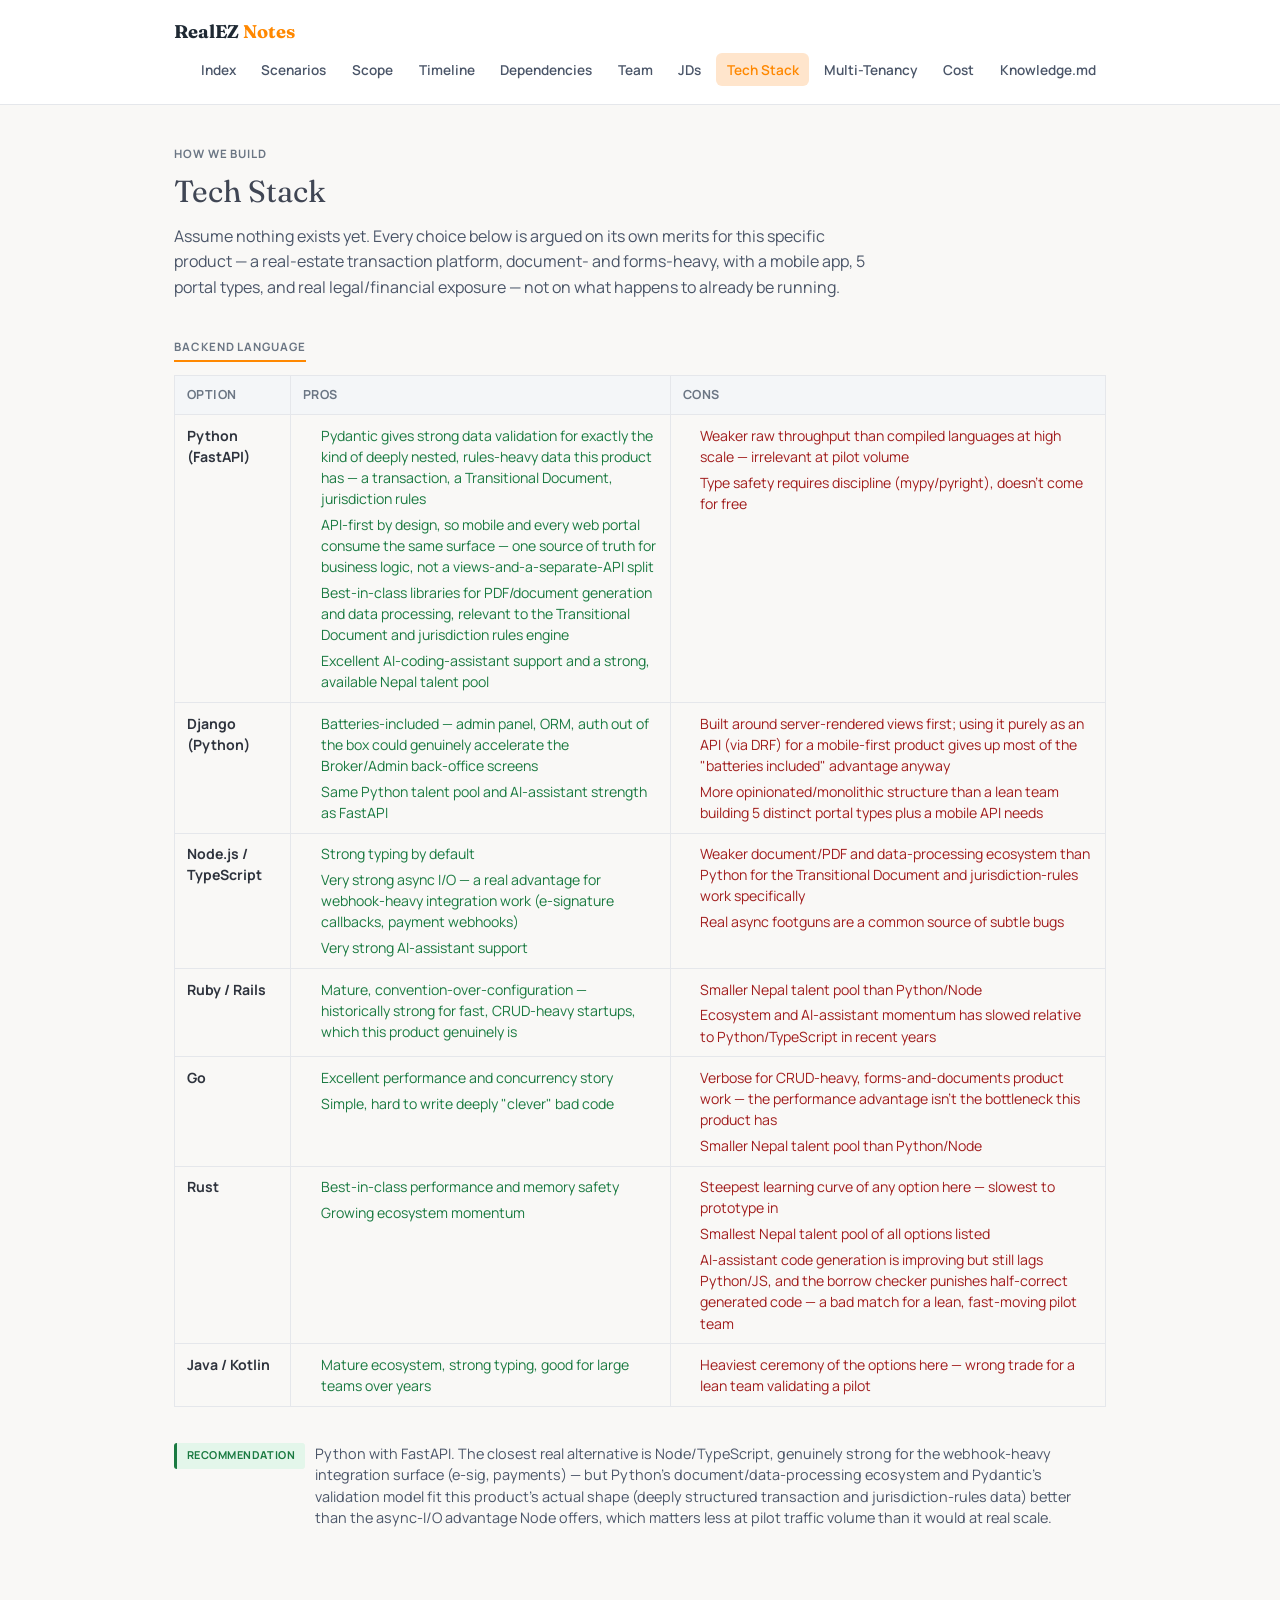
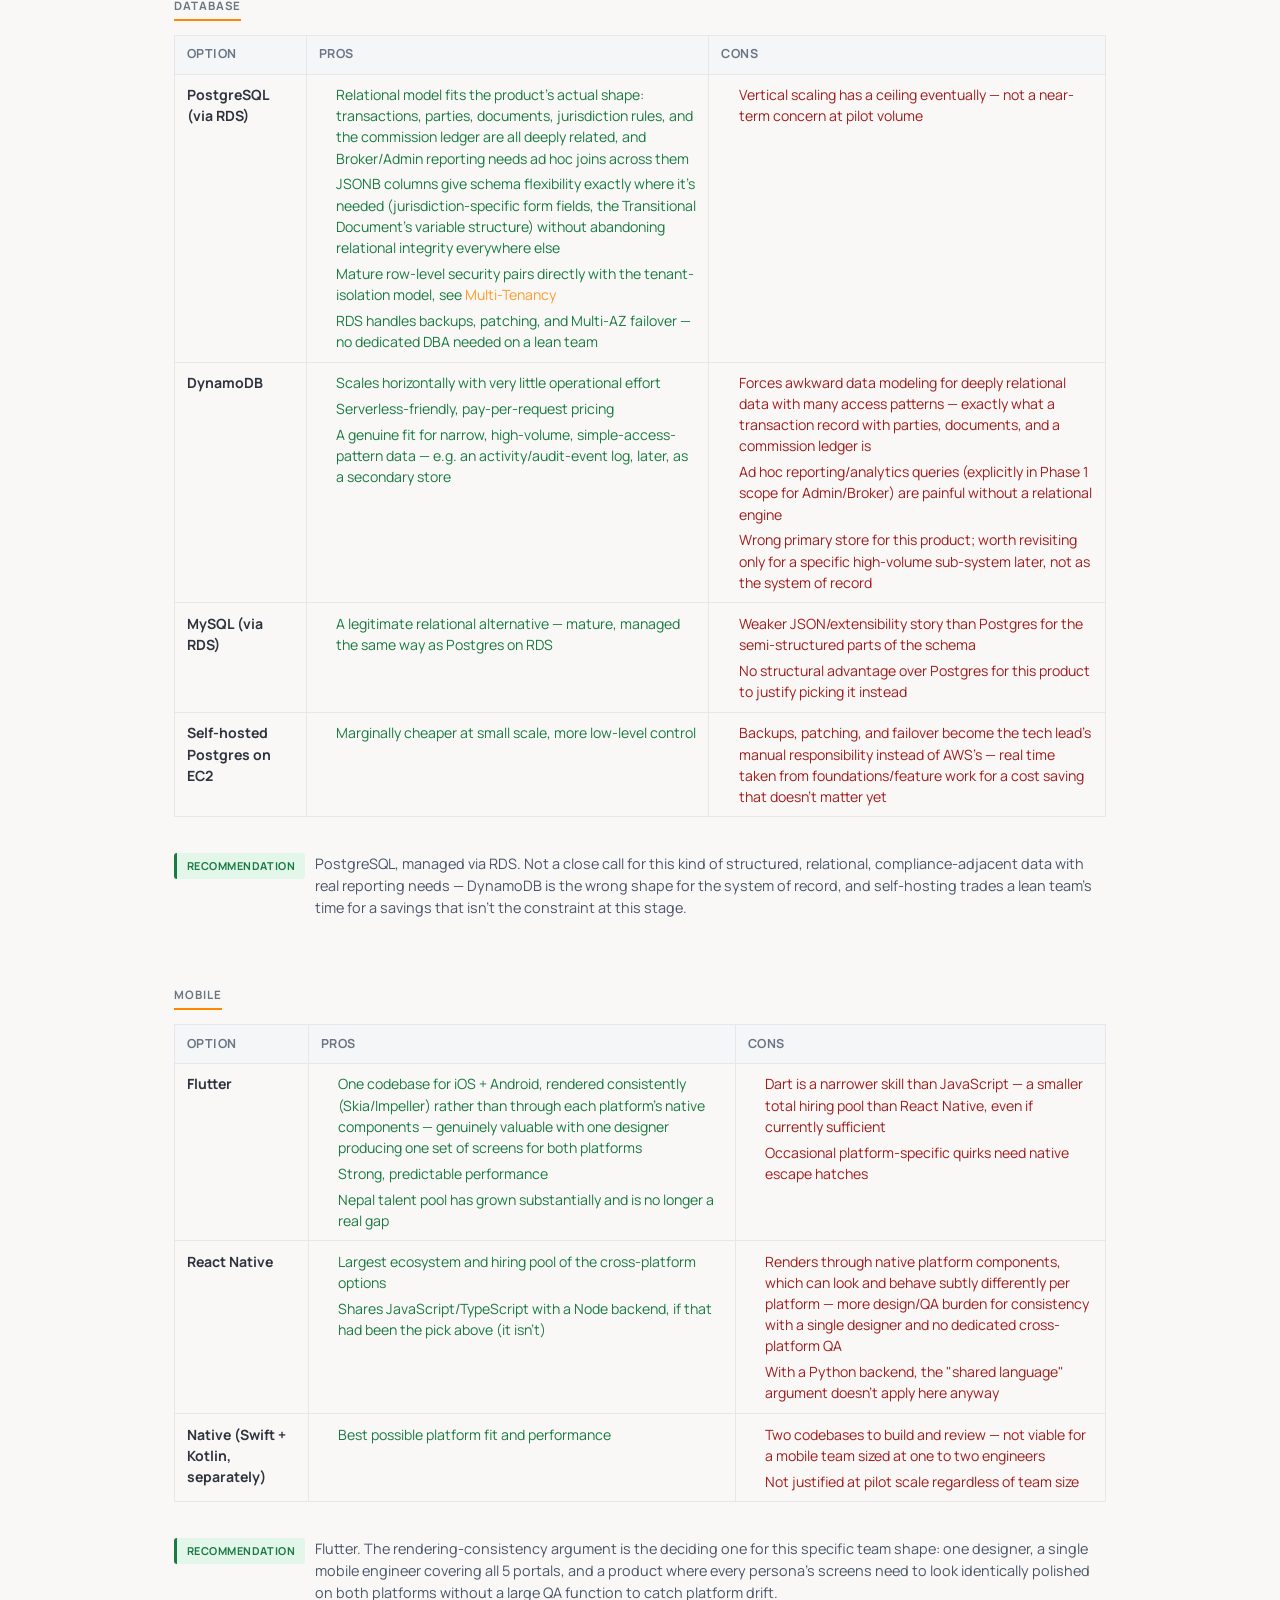
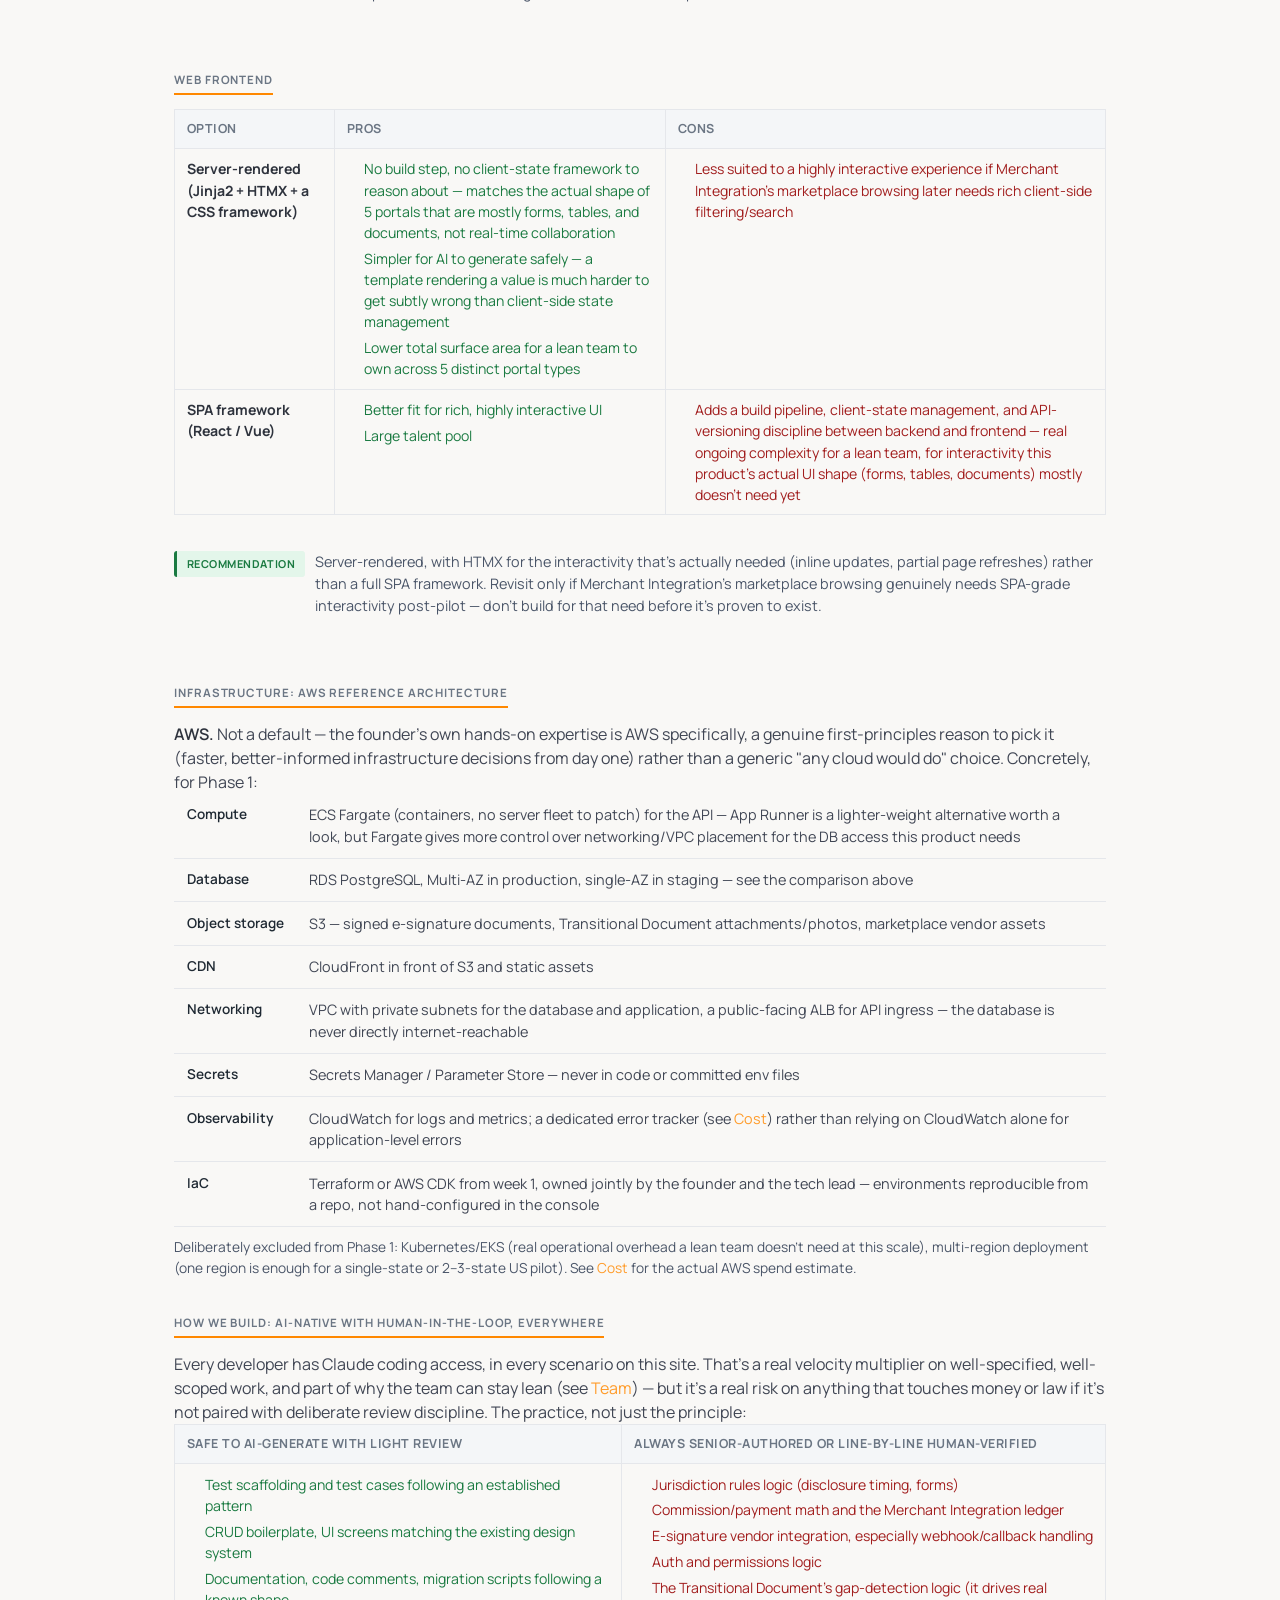
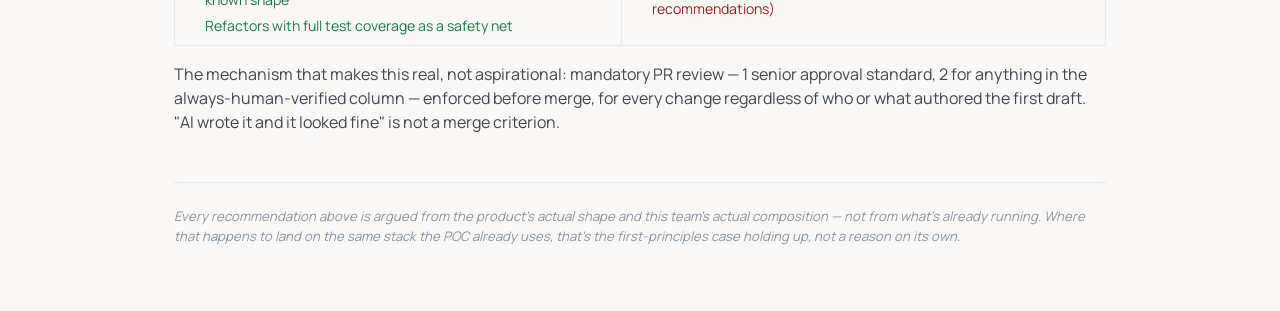
<file: tech-stack.html>
<!DOCTYPE html>
<html lang="en">
<head>
<meta charset="UTF-8">
<meta name="viewport" content="width=device-width, initial-scale=1.0">
<title>Tech Stack &middot; RealEZ Planning Notes</title>
<link rel="stylesheet" href="assets/css/bulma.min.css">
<link rel="stylesheet" href="assets/css/theme.css">
<link rel="stylesheet" href="assets/css/custom.css">
<link rel="stylesheet" href="assets/css/notes.css">
<script src="assets/js/config.js"></script>
<script src="assets/js/pricing.js"></script>
</head>
<body>

<div class="notes-topbar">
  <div class="notes-topbar-inner">
    <a href="index.html" class="notes-wordmark">RealEZ <span class="accent">Notes</span></a>
    <nav class="notes-nav">
      <a href="index.html">Index</a>
      <a href="scenarios.html">Scenarios</a>
      <a href="scope.html">Scope</a>
      <a href="timeline.html">Timeline</a>
      <a href="dependencies.html">Dependencies</a>
      <a href="team.html">Team</a>
      <a href="jd.html">JDs</a>
      <a href="tech-stack.html" class="is-active">Tech Stack</a>
      <a href="multi-tenancy.html">Multi-Tenancy</a>
      <a href="cost.html" data-pricing>Cost</a>
      <a href="knowledge.md">Knowledge.md</a>
    </nav>
  </div>
</div>

<div class="notes-shell">

  <p class="notes-eyebrow">How we build</p>
  <h1 style="font-family: var(--font-serif); font-size: 1.9rem; margin-bottom: 0.6rem;">Tech Stack</h1>
  <p class="notes-lede">Assume nothing exists yet. Every choice below is argued on its own merits for this specific product &mdash; a real-estate transaction platform, document- and forms-heavy, with a mobile app, 5 portal types, and real legal/financial exposure &mdash; not on what happens to already be running.</p>

  <h2 class="section-title">Backend language</h2>
  <div class="table-scroll">
    <table class="proscons-table">
      <thead><tr><th>Option</th><th>Pros</th><th>Cons</th></tr></thead>
      <tbody>
        <tr>
          <th>Python (FastAPI)</th>
          <td class="pros"><ul><li>Pydantic gives strong data validation for exactly the kind of deeply nested, rules-heavy data this product has &mdash; a transaction, a Transitional Document, jurisdiction rules</li><li>API-first by design, so mobile and every web portal consume the same surface &mdash; one source of truth for business logic, not a views-and-a-separate-API split</li><li>Best-in-class libraries for PDF/document generation and data processing, relevant to the Transitional Document and jurisdiction rules engine</li><li>Excellent AI-coding-assistant support and a strong, available Nepal talent pool</li></ul></td>
          <td class="cons"><ul><li>Weaker raw throughput than compiled languages at high scale &mdash; irrelevant at pilot volume</li><li>Type safety requires discipline (mypy/pyright), doesn't come for free</li></ul></td>
        </tr>
        <tr>
          <th>Django (Python)</th>
          <td class="pros"><ul><li>Batteries-included &mdash; admin panel, ORM, auth out of the box could genuinely accelerate the Broker/Admin back-office screens</li><li>Same Python talent pool and AI-assistant strength as FastAPI</li></ul></td>
          <td class="cons"><ul><li>Built around server-rendered views first; using it purely as an API (via DRF) for a mobile-first product gives up most of the "batteries included" advantage anyway</li><li>More opinionated/monolithic structure than a lean team building 5 distinct portal types plus a mobile API needs</li></ul></td>
        </tr>
        <tr>
          <th>Node.js / TypeScript</th>
          <td class="pros"><ul><li>Strong typing by default</li><li>Very strong async I/O &mdash; a real advantage for webhook-heavy integration work (e-signature callbacks, payment webhooks)</li><li>Very strong AI-assistant support</li></ul></td>
          <td class="cons"><ul><li>Weaker document/PDF and data-processing ecosystem than Python for the Transitional Document and jurisdiction-rules work specifically</li><li>Real async footguns are a common source of subtle bugs</li></ul></td>
        </tr>
        <tr>
          <th>Ruby / Rails</th>
          <td class="pros"><ul><li>Mature, convention-over-configuration &mdash; historically strong for fast, CRUD-heavy startups, which this product genuinely is</li></ul></td>
          <td class="cons"><ul><li>Smaller Nepal talent pool than Python/Node</li><li>Ecosystem and AI-assistant momentum has slowed relative to Python/TypeScript in recent years</li></ul></td>
        </tr>
        <tr>
          <th>Go</th>
          <td class="pros"><ul><li>Excellent performance and concurrency story</li><li>Simple, hard to write deeply "clever" bad code</li></ul></td>
          <td class="cons"><ul><li>Verbose for CRUD-heavy, forms-and-documents product work &mdash; the performance advantage isn't the bottleneck this product has</li><li>Smaller Nepal talent pool than Python/Node</li></ul></td>
        </tr>
        <tr>
          <th>Rust</th>
          <td class="pros"><ul><li>Best-in-class performance and memory safety</li><li>Growing ecosystem momentum</li></ul></td>
          <td class="cons"><ul><li>Steepest learning curve of any option here &mdash; slowest to prototype in</li><li>Smallest Nepal talent pool of all options listed</li><li>AI-assistant code generation is improving but still lags Python/JS, and the borrow checker punishes half-correct generated code &mdash; a bad match for a lean, fast-moving pilot team</li></ul></td>
        </tr>
        <tr>
          <th>Java / Kotlin</th>
          <td class="pros"><ul><li>Mature ecosystem, strong typing, good for large teams over years</li></ul></td>
          <td class="cons"><ul><li>Heaviest ceremony of the options here &mdash; wrong trade for a lean team validating a pilot</li></ul></td>
        </tr>
      </tbody>
    </table>
  </div>
  <div class="notes-recommend">
    <span class="notes-recommend-tag">Recommendation</span>
    <p style="margin:0; font-size:0.9rem; color:var(--text-secondary);">Python with FastAPI. The closest real alternative is Node/TypeScript, genuinely strong for the webhook-heavy integration surface (e-sig, payments) &mdash; but Python's document/data-processing ecosystem and Pydantic's validation model fit this product's actual shape (deeply structured transaction and jurisdiction-rules data) better than the async-I/O advantage Node offers, which matters less at pilot traffic volume than it would at real scale.</p>
  </div>

  <h2 class="section-title" style="margin-top: 2.25rem;">Database</h2>
  <div class="table-scroll">
    <table class="proscons-table">
      <thead><tr><th>Option</th><th>Pros</th><th>Cons</th></tr></thead>
      <tbody>
        <tr>
          <th>PostgreSQL (via RDS)</th>
          <td class="pros"><ul><li>Relational model fits the product's actual shape: transactions, parties, documents, jurisdiction rules, and the commission ledger are all deeply related, and Broker/Admin reporting needs ad hoc joins across them</li><li>JSONB columns give schema flexibility exactly where it's needed (jurisdiction-specific form fields, the Transitional Document's variable structure) without abandoning relational integrity everywhere else</li><li>Mature row-level security pairs directly with the tenant-isolation model, see <a href="multi-tenancy.html">Multi-Tenancy</a></li><li>RDS handles backups, patching, and Multi-AZ failover &mdash; no dedicated DBA needed on a lean team</li></ul></td>
          <td class="cons"><ul><li>Vertical scaling has a ceiling eventually &mdash; not a near-term concern at pilot volume</li></ul></td>
        </tr>
        <tr>
          <th>DynamoDB</th>
          <td class="pros"><ul><li>Scales horizontally with very little operational effort</li><li>Serverless-friendly, pay-per-request pricing</li><li>A genuine fit for narrow, high-volume, simple-access-pattern data &mdash; e.g. an activity/audit-event log, later, as a secondary store</li></ul></td>
          <td class="cons"><ul><li>Forces awkward data modeling for deeply relational data with many access patterns &mdash; exactly what a transaction record with parties, documents, and a commission ledger is</li><li>Ad hoc reporting/analytics queries (explicitly in Phase 1 scope for Admin/Broker) are painful without a relational engine</li><li>Wrong primary store for this product; worth revisiting only for a specific high-volume sub-system later, not as the system of record</li></ul></td>
        </tr>
        <tr>
          <th>MySQL (via RDS)</th>
          <td class="pros"><ul><li>A legitimate relational alternative &mdash; mature, managed the same way as Postgres on RDS</li></ul></td>
          <td class="cons"><ul><li>Weaker JSON/extensibility story than Postgres for the semi-structured parts of the schema</li><li>No structural advantage over Postgres for this product to justify picking it instead</li></ul></td>
        </tr>
        <tr>
          <th>Self-hosted Postgres on EC2</th>
          <td class="pros"><ul><li>Marginally cheaper at small scale, more low-level control</li></ul></td>
          <td class="cons"><ul><li>Backups, patching, and failover become the tech lead's manual responsibility instead of AWS's &mdash; real time taken from foundations/feature work for a cost saving that doesn't matter yet</li></ul></td>
        </tr>
      </tbody>
    </table>
  </div>
  <div class="notes-recommend">
    <span class="notes-recommend-tag">Recommendation</span>
    <p style="margin:0; font-size:0.9rem; color:var(--text-secondary);">PostgreSQL, managed via RDS. Not a close call for this kind of structured, relational, compliance-adjacent data with real reporting needs &mdash; DynamoDB is the wrong shape for the system of record, and self-hosting trades a lean team's time for a savings that isn't the constraint at this stage.</p>
  </div>

  <h2 class="section-title" style="margin-top: 2.25rem;">Mobile</h2>
  <div class="table-scroll">
    <table class="proscons-table">
      <thead><tr><th>Option</th><th>Pros</th><th>Cons</th></tr></thead>
      <tbody>
        <tr>
          <th>Flutter</th>
          <td class="pros"><ul><li>One codebase for iOS + Android, rendered consistently (Skia/Impeller) rather than through each platform's native components &mdash; genuinely valuable with one designer producing one set of screens for both platforms</li><li>Strong, predictable performance</li><li>Nepal talent pool has grown substantially and is no longer a real gap</li></ul></td>
          <td class="cons"><ul><li>Dart is a narrower skill than JavaScript &mdash; a smaller total hiring pool than React Native, even if currently sufficient</li><li>Occasional platform-specific quirks need native escape hatches</li></ul></td>
        </tr>
        <tr>
          <th>React Native</th>
          <td class="pros"><ul><li>Largest ecosystem and hiring pool of the cross-platform options</li><li>Shares JavaScript/TypeScript with a Node backend, if that had been the pick above (it isn't)</li></ul></td>
          <td class="cons"><ul><li>Renders through native platform components, which can look and behave subtly differently per platform &mdash; more design/QA burden for consistency with a single designer and no dedicated cross-platform QA</li><li>With a Python backend, the "shared language" argument doesn't apply here anyway</li></ul></td>
        </tr>
        <tr>
          <th>Native (Swift + Kotlin, separately)</th>
          <td class="pros"><ul><li>Best possible platform fit and performance</li></ul></td>
          <td class="cons"><ul><li>Two codebases to build and review &mdash; not viable for a mobile team sized at one to two engineers</li><li>Not justified at pilot scale regardless of team size</li></ul></td>
        </tr>
      </tbody>
    </table>
  </div>
  <div class="notes-recommend">
    <span class="notes-recommend-tag">Recommendation</span>
    <p style="margin:0; font-size:0.9rem; color:var(--text-secondary);">Flutter. The rendering-consistency argument is the deciding one for this specific team shape: one designer, a single mobile engineer covering all 5 portals, and a product where every persona's screens need to look identically polished on both platforms without a large QA function to catch platform drift.</p>
  </div>

  <h2 class="section-title" style="margin-top: 2.25rem;">Web frontend</h2>
  <div class="table-scroll">
    <table class="proscons-table">
      <thead><tr><th>Option</th><th>Pros</th><th>Cons</th></tr></thead>
      <tbody>
        <tr>
          <th>Server-rendered (Jinja2 + HTMX + a CSS framework)</th>
          <td class="pros"><ul><li>No build step, no client-state framework to reason about &mdash; matches the actual shape of 5 portals that are mostly forms, tables, and documents, not real-time collaboration</li><li>Simpler for AI to generate safely &mdash; a template rendering a value is much harder to get subtly wrong than client-side state management</li><li>Lower total surface area for a lean team to own across 5 distinct portal types</li></ul></td>
          <td class="cons"><ul><li>Less suited to a highly interactive experience if Merchant Integration's marketplace browsing later needs rich client-side filtering/search</li></ul></td>
        </tr>
        <tr>
          <th>SPA framework (React / Vue)</th>
          <td class="pros"><ul><li>Better fit for rich, highly interactive UI</li><li>Large talent pool</li></ul></td>
          <td class="cons"><ul><li>Adds a build pipeline, client-state management, and API-versioning discipline between backend and frontend &mdash; real ongoing complexity for a lean team, for interactivity this product's actual UI shape (forms, tables, documents) mostly doesn't need yet</li></ul></td>
        </tr>
      </tbody>
    </table>
  </div>
  <div class="notes-recommend">
    <span class="notes-recommend-tag">Recommendation</span>
    <p style="margin:0; font-size:0.9rem; color:var(--text-secondary);">Server-rendered, with HTMX for the interactivity that's actually needed (inline updates, partial page refreshes) rather than a full SPA framework. Revisit only if Merchant Integration's marketplace browsing genuinely needs SPA-grade interactivity post-pilot &mdash; don't build for that need before it's proven to exist.</p>
  </div>

  <h2 class="section-title" style="margin-top: 2.25rem;">Infrastructure: AWS reference architecture</h2>
  <p><strong>AWS.</strong> Not a default &mdash; the founder's own hands-on expertise is AWS specifically, a genuine first-principles reason to pick it (faster, better-informed infrastructure decisions from day one) rather than a generic "any cloud would do" choice. Concretely, for Phase 1:</p>
  <div class="table-scroll">
    <table class="matrix-table" style="min-width:0;">
      <tbody>
        <tr><th>Compute</th><td>ECS Fargate (containers, no server fleet to patch) for the API &mdash; App Runner is a lighter-weight alternative worth a look, but Fargate gives more control over networking/VPC placement for the DB access this product needs</td></tr>
        <tr><th>Database</th><td>RDS PostgreSQL, Multi-AZ in production, single-AZ in staging &mdash; see the comparison above</td></tr>
        <tr><th>Object storage</th><td>S3 &mdash; signed e-signature documents, Transitional Document attachments/photos, marketplace vendor assets</td></tr>
        <tr><th>CDN</th><td>CloudFront in front of S3 and static assets</td></tr>
        <tr><th>Networking</th><td>VPC with private subnets for the database and application, a public-facing ALB for API ingress &mdash; the database is never directly internet-reachable</td></tr>
        <tr><th>Secrets</th><td>Secrets Manager / Parameter Store &mdash; never in code or committed env files</td></tr>
        <tr><th>Observability</th><td>CloudWatch for logs and metrics; a dedicated error tracker (see <a href="cost.html" data-pricing>Cost</a>) rather than relying on CloudWatch alone for application-level errors</td></tr>
        <tr><th>IaC</th><td>Terraform or AWS CDK from week 1, owned jointly by the founder and the tech lead &mdash; environments reproducible from a repo, not hand-configured in the console</td></tr>
      </tbody>
    </table>
  </div>
  <p style="font-size: 0.86rem; color: var(--text-secondary); margin-top: 0.6rem;">Deliberately excluded from Phase 1: Kubernetes/EKS (real operational overhead a lean team doesn't need at this scale), multi-region deployment (one region is enough for a single-state or 2&ndash;3-state US pilot). See <a href="cost.html" data-pricing>Cost</a> for the actual AWS spend estimate.</p>

  <h2 class="section-title" style="margin-top: 2.25rem;">How we build: AI-native with human-in-the-loop, everywhere</h2>
  <p>Every developer has Claude coding access, in every scenario on this site. That's a real velocity multiplier on well-specified, well-scoped work, and part of why the team can stay lean (see <a href="team.html">Team</a>) &mdash; but it's a real risk on anything that touches money or law if it's not paired with deliberate review discipline. The practice, not just the principle:</p>

  <div class="table-scroll">
    <table class="proscons-table">
      <thead><tr><th>Safe to AI-generate with light review</th><th>Always senior-authored or line-by-line human-verified</th></tr></thead>
      <tbody>
        <tr>
          <td class="pros"><ul>
            <li>Test scaffolding and test cases following an established pattern</li>
            <li>CRUD boilerplate, UI screens matching the existing design system</li>
            <li>Documentation, code comments, migration scripts following a known shape</li>
            <li>Refactors with full test coverage as a safety net</li>
          </ul></td>
          <td class="cons"><ul>
            <li>Jurisdiction rules logic (disclosure timing, forms)</li>
            <li>Commission/payment math and the Merchant Integration ledger</li>
            <li>E-signature vendor integration, especially webhook/callback handling</li>
            <li>Auth and permissions logic</li>
            <li>The Transitional Document's gap-detection logic (it drives real recommendations)</li>
          </ul></td>
        </tr>
      </tbody>
    </table>
  </div>

  <p>The mechanism that makes this real, not aspirational: mandatory PR review &mdash; 1 senior approval standard, 2 for anything in the always-human-verified column &mdash; enforced before merge, for every change regardless of who or what authored the first draft. "AI wrote it and it looked fine" is not a merge criterion.</p>

  <p class="notes-footer">Every recommendation above is argued from the product's actual shape and this team's actual composition &mdash; not from what's already running. Where that happens to land on the same stack the POC already uses, that's the first-principles case holding up, not a reason on its own.</p>

</div>

</body>
</html>
</file>
<file: assets/css/theme.css>
/* RealEZ brand theme — overrides Bulma 1.0.4's CSS custom properties.
   Loaded after vendor/bulma.min.css.

   Design system: one distinctive accent (a single orange, #ff8800) against an
   otherwise neutral ink/paper palette — deliberately not a "primary blue +
   secondary orange" two-brand-color scheme. Primary and link both point at
   the same accent hue below so every interactive surface (buttons, links,
   active nav, chart highlights, the wordmark's second syllable) reads as one
   consistent color, not a rotating cast of brand colors. */

@font-face {
  font-family: "Manrope";
  font-style: normal;
  font-weight: 200 800;
  font-display: swap;
  src: url("../fonts/manrope/Manrope-Variable.woff2") format("woff2");
}

@font-face {
  font-family: "Fraunces";
  font-style: normal;
  font-weight: 300 900;
  font-display: swap;
  src: url("../fonts/fraunces/Fraunces-Variable.woff2") format("woff2");
}

:root {
  /* neutral base: flatten Bulma's default blue-tinted gray toward true neutral
     to match RealEZ's slate-gray hairline borders */
  --bulma-scheme-h: 220deg;
  --bulma-scheme-s: 4%;

  /* primary = the one RealEZ accent, #ff8800 */
  --bulma-primary-h: 32deg;
  --bulma-primary-s: 100%;
  --bulma-primary-l: 50%;

  /* link mirrors primary — one accent color, not a separate blue */
  --bulma-link-h: 32deg;
  --bulma-link-s: 100%;
  --bulma-link-l: 50%;

  /* danger = RealEZ red #f12525 */
  --bulma-danger-h: 0deg;
  --bulma-danger-s: 88%;
  --bulma-danger-l: 55%;

  /* success = RealEZ supplementary green #34A853 */
  --bulma-success-h: 136deg;
  --bulma-success-s: 53%;
  --bulma-success-l: 43%;

  /* warning = RealEZ supplementary yellow #FABF01 */
  --bulma-warning-h: 46deg;
  --bulma-warning-s: 99%;
  --bulma-warning-l: 49%;

  /* border radius: cap at RealEZ's 8px ceiling */
  --bulma-radius-small: 4px;
  --bulma-radius: 6px;
  --bulma-radius-medium: 8px;
  --bulma-radius-large: 8px;
  /* --bulma-radius-rounded intentionally left at Bulma's default 9999px —
     full-pill token for avatars/tags, not part of the "large corner" cap */

  /* RealEZ's one accent, in hex (same hue as --bulma-primary/--bulma-link
     above) plus its tint — kept as its own token since a handful of
     components need the flat hex rather than Bulma's HSL pipeline. Named
     "secondary" for historical reasons; there is no second brand color. */
  --realez-secondary: #ff8800;
  --realez-secondary-lite: #ffe5cc;
  --realez-secondary-invert: #ffffff;
  --realez-primary-lite: #ffe5cc;
  --realez-app-bg: #f9f8f6;

  --bulma-body-family: "Manrope", sans-serif;
  --bulma-family-primary: "Manrope", sans-serif;
  --font-serif: "Fraunces", Georgia, "Times New Roman", serif;

  /* ---- RealEZ semantic tokens (light) — every literal color custom.css
     uses beyond Bulma's own palette, named by role so the dark theme below
     can override them in one place instead of chasing hex codes through
     every component class. */
  --surface: #ffffff;
  --surface-alt: #f4f6f8;
  --surface-raised: #f7f8fa;
  --surface-hover: #f9fafb;
  --border: #e5e7eb;
  --border-soft: #eef1f4;
  --border-strong: #d1d5db;
  --text-strong: #1f2933;
  --text: #33414f;
  --text-secondary: #4a5568;
  --text-muted: #6b7684;
  --text-tertiary: #5c6b7a;
  --text-faint: #8a95a1;
  --text-faintest: #c2cad2;
  --text-disclaimer: #a2acb5;
  --badge-warning-bg: #fff7cf;
  --badge-warning-text: #806600;
  --badge-success-bg: #e3f6ea;
  --badge-success-text: #1a7a41;
  --badge-info-bg: #eceef1;
  --badge-info-text: #3d4650;
  --badge-danger-bg: #fde4e4;
  --badge-danger-text: #a11d1d;
  --revenue-text: #7a4500;
  --tour-border: #ffc670;
  --tour-title: #7a4500;
}

/* RealEZ has no dark theme designed anywhere — every color/contrast choice
   in custom.css assumes a light scheme. Bulma 1.0.4 ships its own automatic
   dark scheme keyed off the viewer's OS/browser `prefers-color-scheme`,
   which flips table/card/input backgrounds near-black while custom.css's
   text-color overrides stay tuned for a light background — unreadable
   low-contrast tables and inputs on any device set to dark mode. Pin the
   scheme to light unconditionally by re-asserting Bulma's own light-mode
   variable values inside the same media query, so it always loses regardless
   of the viewer's preference. Values below are copied verbatim from Bulma's
   default (non-dark) :root block — see app/static/vendor/bulma.min.css. */
@media (prefers-color-scheme: dark) {
  :root {
    --bulma-white-on-scheme-l: 35%;
    --bulma-black-on-scheme-l: 4%;
    --bulma-light-on-scheme-l: 36%;
    --bulma-dark-on-scheme-l: 21%;
    --bulma-text-on-scheme-l: 29%;
    --bulma-primary-on-scheme-l: 21%;
    --bulma-link-on-scheme-l: 58%;
    --bulma-info-on-scheme-l: 25%;
    --bulma-success-on-scheme-l: 23%;
    --bulma-warning-on-scheme-l: 23%;
    --bulma-danger-on-scheme-l: 40%;
    --bulma-scheme-brightness: light;
    --bulma-scheme-main-l: 100%;
    --bulma-scheme-main-bis-l: 98%;
    --bulma-scheme-main-ter-l: 96%;
    --bulma-soft-l: 90%;
    --bulma-bold-l: 20%;
    --bulma-soft-invert-l: 20%;
    --bulma-bold-invert-l: 90%;
    --bulma-background-l: 96%;
    --bulma-border-weak-l: 93%;
    --bulma-border-l: 86%;
    --bulma-text-weak-l: 48%;
    --bulma-text-l: 29%;
    --bulma-text-strong-l: 21%;
    --bulma-text-title-l: 14%;
    --bulma-hover-background-l-delta: -5%;
    --bulma-active-background-l-delta: -10%;
    --bulma-hover-border-l-delta: -10%;
    --bulma-active-border-l-delta: -20%;
    --bulma-hover-color-l-delta: -5%;
    --bulma-active-color-l-delta: -10%;
    --bulma-shadow-h: 221deg;
    --bulma-shadow-s: 14%;
    --bulma-shadow-l: 4%;
  }
}

/* A real, opt-in dark theme — distinct from the OS-driven scheme neutralized
   above. This one only ever activates when the viewer explicitly flips the
   toggle in the header (app/static/js/app.js writes the choice to
   localStorage and stamps data-theme on <html>); `prefers-color-scheme`
   alone never triggers it. `:root[data-theme="dark"]` has higher CSS
   specificity than the bare `:root` inside the media query above (an
   attribute selector always outweighs a lone pseudo-class, independent of
   media-query nesting or source order), so this wins whenever it's set,
   on any OS preference. The --bulma-* values are Bulma's own real dark
   palette, copied verbatim from its dark media query in
   app/static/vendor/bulma.min.css; everything else is a RealEZ-specific
   token declared in the :root block above and consumed by custom.css. */
:root[data-theme="dark"] {
  color-scheme: dark;
  --bulma-white-on-scheme-l: 100%;
  --bulma-black-on-scheme-l: -51%;
  --bulma-light-on-scheme-l: 96%;
  --bulma-dark-on-scheme-l: 56%;
  --bulma-text-on-scheme-l: 54%;
  --bulma-primary-on-scheme-l: 41%;
  --bulma-link-on-scheme-l: 73%;
  --bulma-info-on-scheme-l: 70%;
  --bulma-success-on-scheme-l: 53%;
  --bulma-warning-on-scheme-l: 53%;
  --bulma-danger-on-scheme-l: 70%;
  --bulma-scheme-brightness: dark;
  --bulma-scheme-main-l: 9%;
  --bulma-scheme-main-bis-l: 11%;
  --bulma-scheme-main-ter-l: 13%;
  --bulma-soft-l: 20%;
  --bulma-bold-l: 90%;
  --bulma-soft-invert-l: 90%;
  --bulma-bold-invert-l: 20%;
  --bulma-background-l: 14%;
  --bulma-border-weak-l: 21%;
  --bulma-border-l: 24%;
  --bulma-text-weak-l: 53%;
  --bulma-text-l: 71%;
  --bulma-text-strong-l: 93%;
  --bulma-text-title-l: 100%;
  --bulma-hover-background-l-delta: 5%;
  --bulma-active-background-l-delta: 10%;
  --bulma-hover-border-l-delta: 10%;
  --bulma-active-border-l-delta: 20%;
  --bulma-hover-color-l-delta: 5%;
  --bulma-active-color-l-delta: 10%;
  --bulma-shadow-h: 0deg;
  --bulma-shadow-s: 0%;
  --bulma-shadow-l: 100%;

  --realez-app-bg: #10161d;
  --realez-primary-lite: #4a3018;
  --realez-secondary-lite: #4a3018;

  --surface: #1a2129;
  --surface-alt: #232c35;
  --surface-raised: #1f2830;
  --surface-hover: #232c35;
  --border: #333f4a;
  --border-soft: #2a3339;
  --border-strong: #46525e;
  --text-strong: #f1f4f7;
  --text: #ccd4db;
  --text-secondary: #aeb8c2;
  --text-muted: #98a3ae;
  --text-tertiary: #98a3ae;
  --text-faint: #7c8793;
  --text-faintest: #55606b;
  --text-disclaimer: #6b7684;
  --badge-warning-bg: #4a3c0a;
  --badge-warning-text: #f0c948;
  --badge-success-bg: #123821;
  --badge-success-text: #4ade80;
  --badge-info-bg: #2a3339;
  --badge-info-text: #c3ccd4;
  --badge-danger-bg: #451515;
  --badge-danger-text: #f87171;
  --revenue-text: #f0b25c;
  --tour-border: #6b4a1f;
  --tour-title: #f0b25c;
}

/* Defensive final cap mirroring RealEZ's own literal !important pattern, for any
   component whose radius isn't wired to the tokens above. */
.card, .box, .modal-card-body, .modal-card-head, .modal-card-foot,
.dropdown-menu, .message, .notification, .panel, .input, .button, .select select {
  border-radius: 8px !important;
}

.button.is-secondary {
  background-color: var(--realez-secondary);
  color: var(--realez-secondary-invert);
  border-color: transparent;
}
.button.is-secondary:hover { filter: brightness(0.92); }
.button.is-secondary:focus { box-shadow: 0 0 0 0.125em rgba(255, 136, 0, 0.25); }

.tag.is-secondary {
  background-color: var(--realez-secondary-lite);
  color: var(--revenue-text);
}

/* Bulma's .is-outlined only defines visible text/border when paired with a
   color modifier (.is-primary, .is-danger, ...) — a bare "just outlined,
   no particular color" button (used throughout as the app's default
   secondary-action style) is otherwise invisible: transparent background,
   undefined border/text color. Give the bare case sensible neutral styling. */
.button.is-outlined:not(.is-primary):not(.is-secondary):not(.is-danger):not(.is-link):not(.is-info):not(.is-warning):not(.is-success) {
  background-color: var(--surface);
  border-color: var(--border-strong);
  color: var(--text);
}
.button.is-outlined:not(.is-primary):not(.is-secondary):not(.is-danger):not(.is-link):not(.is-info):not(.is-warning):not(.is-success):hover {
  border-color: var(--bulma-primary);
  color: var(--bulma-primary);
}

body {
  background-color: var(--realez-app-bg);
  font-family: "Manrope", sans-serif;
}
</file>
<file: assets/css/custom.css>
/* RealEZ — layout & component classes beyond what Bulma ships. */

h1 { font-family: var(--font-serif); }

.app-shell {
  display: flex;
  min-height: 100vh;
}
.app-shell.is-public {
  flex-direction: column;
}
.app-shell.is-public .app-main {
  background: var(--realez-app-bg);
}

.app-sidebar {
  width: 240px;
  flex-shrink: 0;
  background: var(--surface);
  border-right: 1px solid var(--border);
  padding: 1.25rem 1rem;
}

.app-sidebar .wordmark {
  font-weight: 800;
  font-size: 1.15rem;
  letter-spacing: -0.01em;
  color: var(--bulma-primary);
  margin-bottom: 1.5rem;
  display: flex;
  align-items: center;
  gap: 0.45rem;
}
.app-sidebar .wordmark .accent { color: var(--realez-secondary); }
.wordmark-icon { height: 1.35rem; width: auto; }

.app-main {
  flex: 1;
  min-width: 0;
  /* Top padding clears .top-bar-actions (fixed, top:0.85rem, ~2.4rem tall)
     so a page-header's right-aligned actions (a status badge, a "Download"
     button) never sit underneath the theme toggle / notification bell. */
  padding: 3.5rem 2rem 1.75rem;
}

.hairline-card {
  background: var(--surface);
  border: 1px solid var(--border);
  border-radius: 8px;
  padding: 1.25rem;
}

.page-header {
  display: flex;
  align-items: baseline;
  justify-content: space-between;
  margin-bottom: 1.25rem;
  flex-wrap: wrap;
  gap: 0.5rem;
}

.page-header h1 {
  font-family: var(--font-serif);
  font-size: 1.9rem;
  font-weight: 600;
  line-height: 1.15;
  letter-spacing: -0.01em;
  color: var(--text-strong);
}

/* Status badges reused across document checklists, tracking dashboards, transaction lists —
   a small squared-off label (not a pill) with a solid accent-colored left edge, closer to a
   manifest/shipping tag than a rounded chat-bubble. */
.status-badge {
  display: inline-flex;
  align-items: center;
  gap: 0.35em;
  padding: 0.2em 0.65em;
  border-radius: 2px;
  border-left: 3px solid currentColor;
  font-size: 0.78rem;
  font-weight: 600;
  letter-spacing: 0.01em;
}
.status-badge.status-not_started { background: var(--border-soft); color: var(--text-tertiary); }
.status-badge.status-sent { background: var(--realez-secondary-lite); color: var(--revenue-text); }
.status-badge.status-partially_signed { background: var(--badge-warning-bg); color: var(--badge-warning-text); }
.status-badge.status-signed { background: var(--badge-success-bg); color: var(--badge-success-text); }
.status-badge.status-active { background: var(--badge-info-bg); color: var(--badge-info-text); }
.status-badge.status-closed { background: var(--badge-success-bg); color: var(--badge-success-text); }
.status-badge.status-cancelled { background: var(--badge-danger-bg); color: var(--badge-danger-text); }
.status-badge.status-declined { background: var(--badge-danger-bg); color: var(--badge-danger-text); }
.status-badge.status-in_progress { background: var(--badge-warning-bg); color: var(--badge-warning-text); }
.status-badge.status-complete { background: var(--badge-success-bg); color: var(--badge-success-text); }
.status-badge.status-pending { background: var(--badge-info-bg); color: var(--badge-info-text); }
.status-badge.status-countered { background: var(--badge-warning-bg); color: var(--badge-warning-text); }
.status-badge.status-accepted { background: var(--badge-success-bg); color: var(--badge-success-text); }
.status-badge.status-rejected { background: var(--badge-danger-bg); color: var(--badge-danger-text); }

.table.is-hairline td, .table.is-hairline th {
  border-color: var(--border-soft);
}

/* Every data table on the site sits in one of these wrappers. overflow-x
   alone doesn't help on a narrow screen: table-layout:auto just shrinks and
   wraps cell text to fit instead of scrolling, which is how these tables
   were reading as illegibly cramped on phones. nowrap forces the table back
   to its natural width so the scroll actually engages. Desktop is unaffected
   since these tables already fit their container there. */
.table-scroll { overflow-x: auto; padding: 0; -webkit-overflow-scrolling: touch; }
@media (max-width: 768px) {
  .table-scroll .table td, .table-scroll .table th { white-space: nowrap; }
}

/* Bulma's default table text color comes from its own scheme variables, which
   were never re-derived to match the charcoal/gray palette custom.css uses
   everywhere else (headings, card text) — the mismatch reads as an
   inconsistent, too-harsh black next to the rest of the page. Align it. */
.table td, .table th { color: var(--text); }
.table th { color: var(--text-strong); font-weight: 700; }

.plain-list { list-style: none; margin: 0; padding: 0; }

/* ---------------------------------------------------------------- Sidebar nav */

.sidebar-nav {
  display: flex;
  flex-direction: column;
  gap: 0.2rem;
  margin-bottom: 1.5rem;
}

.sidebar-nav-link {
  display: block;
  padding: 0.55rem 0.75rem;
  border-radius: 6px;
  color: var(--text-secondary);
  font-weight: 500;
  font-size: 0.92rem;
}
.sidebar-nav-link:hover { background: var(--surface-alt); color: var(--text-strong); }
.sidebar-nav-link.is-active {
  background: var(--realez-primary-lite);
  color: var(--bulma-primary);
  font-weight: 700;
}

.sidebar-identity {
  margin-top: auto;
  padding-top: 1rem;
  border-top: 1px solid var(--border-soft);
  position: absolute;
  bottom: 1.25rem;
  left: 1rem;
  right: 1rem;
  display: flex;
  align-items: center;
  gap: 0.6rem;
}
.sidebar-identity-text { min-width: 0; }
.sidebar-identity-name {
  font-weight: 600;
  font-size: 0.88rem;
  color: var(--text-strong);
  margin-bottom: 0.3rem;
  overflow: hidden;
  text-overflow: ellipsis;
  white-space: nowrap;
}
.sidebar-identity-actions {
  display: flex;
  gap: 0.75rem;
  font-size: 0.85rem;
  font-weight: 600;
}
.sidebar-identity-actions a { color: var(--bulma-primary); text-decoration: underline; }
.sidebar-identity-actions a:hover { color: var(--text-strong); }
.sidebar-logout-form { display: inline; margin: 0; }
.sidebar-logout-button {
  background: none;
  border: none;
  padding: 0;
  font: inherit;
  font-size: 0.85rem;
  font-weight: 600;
  color: var(--text-strong);
  text-decoration: underline;
  cursor: pointer;
}
.sidebar-logout-button:hover { color: var(--bulma-danger); }

.app-sidebar { position: relative; padding-bottom: 5.5rem; }

.drawer-toggle {
  display: none;
  position: fixed;
  top: 0.85rem;
  left: 1rem;
  z-index: 30;
  background: var(--surface);
  border: 1px solid var(--border);
  border-radius: 6px;
  width: 2.25rem;
  height: 2.25rem;
  font-size: 1.1rem;
  cursor: pointer;
}

@media (max-width: 768px) {
  .drawer-toggle { display: block; }
  .app-sidebar {
    position: fixed;
    top: 0;
    bottom: 0;
    left: 0;
    z-index: 20;
    transform: translateX(-100%);
    transition: transform 0.18s ease;
    box-shadow: 2px 0 12px rgba(0, 0, 0, 0.08);
  }
  .app-sidebar.is-open { transform: translateX(0); }
  .app-sidebar .wordmark { margin-left: 2.5rem; }
  .app-main { padding-top: 4rem; }
  .app-shell.has-client-tab-bar .app-main { padding-bottom: 4.5rem; }
  /* On the Client portal, the fixed bottom tab bar (z-index 25) otherwise
     sits on top of the sidebar drawer's bottom-anchored identity block
     (.sidebar-identity, z-index 20 via .app-sidebar) — hiding and blocking
     clicks on "Switch"/"Log out", the only way to change personas from
     inside the app on mobile. Push it up clear of the tab bar's height. */
  .app-shell.has-client-tab-bar .sidebar-identity { bottom: 4.5rem; }
}

/* ------------------------------------------------------------- Landing/switch */

/* Only the landing page's own content self-centers into a narrow column — the
   public .app-main itself stays full-width now that guest marketplace
   browsing (wide grids) also renders through the unauthenticated branch. */
.landing-wrap { width: 100%; max-width: 780px; margin: 0 auto; padding: 1rem 0; }

.landing-hero {
  text-align: left;
  margin-bottom: 2.25rem;
  padding-bottom: 2.25rem;
  border-bottom: 1px solid var(--border);
}
.landing-wordmark {
  font-weight: 800;
  font-size: 1.5rem;
  letter-spacing: -0.01em;
  color: var(--text-strong);
  margin-bottom: 1rem;
  display: flex;
  align-items: center;
  justify-content: flex-start;
  gap: 0.6rem;
}
.landing-wordmark .accent { color: var(--realez-secondary); }
.landing-wordmark-icon { height: 1.8rem; width: auto; }
.landing-tagline {
  font-family: var(--font-serif);
  color: var(--text-strong);
  font-size: 1.85rem;
  font-weight: 500;
  line-height: 1.25;
  letter-spacing: -0.01em;
  max-width: 34ch;
}

.landing-footer-link { text-align: left; margin-top: 2.5rem; }

.identity-group { margin-bottom: 2rem; }
.identity-group-title {
  font-size: 0.85rem;
  font-weight: 700;
  text-transform: uppercase;
  letter-spacing: 0.04em;
  color: var(--text-faint);
  margin-bottom: 0.75rem;
}

.identity-card-grid {
  display: grid;
  grid-template-columns: repeat(auto-fill, minmax(220px, 1fr));
  gap: 0.75rem;
}

.identity-card { margin: 0; height: 100%; }
.identity-card-button {
  all: unset;
  display: flex;
  flex-direction: row;
  align-items: center;
  gap: 0.75rem;
  width: 100%;
  height: 100%;
  box-sizing: border-box;
  background: var(--surface);
  border: 1px solid var(--border);
  border-radius: 8px;
  padding: 0.9rem 1rem;
  cursor: pointer;
}
.identity-card-button:hover { border-color: var(--bulma-primary); background: var(--realez-primary-lite); }
.identity-card.is-featured .identity-card-button { border-color: var(--realez-secondary); }
.identity-card-text { display: flex; flex-direction: column; gap: 0.3rem; min-width: 0; }
.identity-card-label { font-weight: 700; color: var(--text-strong); font-size: 0.95rem; }
.identity-card-headline { color: var(--text-muted); font-size: 0.8rem; }

/* ----------------------------------------------------------------- Avatars */

.identity-avatar {
  flex-shrink: 0;
  width: 2.5rem;
  height: 2.5rem;
  border-radius: 999px;
  display: flex;
  align-items: center;
  justify-content: center;
  color: #ffffff;
  font-weight: 700;
  font-size: 0.85rem;
  letter-spacing: 0.02em;
}
.identity-avatar-small { width: 2rem; height: 2rem; font-size: 0.72rem; }

/* ------------------------------------------------------------------- Stats */

.stat-row { display: flex; gap: 1rem; flex-wrap: wrap; margin-bottom: 1rem; }
.stat-tile { min-width: 150px; }
.stat-value { font-size: 1.75rem; font-weight: 800; color: var(--bulma-primary); }
.stat-label { color: var(--text-muted); font-size: 0.85rem; margin-top: 0.15rem; }

/* -------------------------------------------------------------- Marketplace */

.marketplace-category-grid {
  display: grid;
  grid-template-columns: repeat(auto-fill, minmax(200px, 1fr));
  gap: 1rem;
}
.marketplace-category-card { display: flex; align-items: center; gap: 0.85rem; height: 100%; box-sizing: border-box; }
.marketplace-category-card h3 { font-size: 1rem; font-weight: 700; margin-bottom: 0.3rem; }
.category-card-icon {
  flex-shrink: 0;
  width: 2.75rem;
  height: 2.75rem;
  border-radius: 999px;
  background: var(--realez-primary-lite);
  color: var(--bulma-primary);
  display: flex;
  align-items: center;
  justify-content: center;
}
.category-card-icon svg { width: 1.4rem; height: 1.4rem; }

.recommendation-rail {
  padding: 1.25rem;
  background: var(--realez-primary-lite);
  border-radius: 8px;
}
.recommendation-rail .section-title { color: var(--badge-info-text); }

.listing-grid {
  display: grid;
  grid-template-columns: repeat(auto-fill, minmax(220px, 1fr));
  gap: 1rem;
}

.listing-card {
  background: var(--surface);
  border: 1px solid var(--border);
  border-radius: 8px;
  overflow: hidden;
  display: flex;
  flex-direction: column;
  height: 100%;
}

.listing-tile {
  width: 100%;
  aspect-ratio: 16 / 9;
  display: flex;
  align-items: center;
  justify-content: center;
  font-size: 2rem;
  font-weight: 800;
}
.listing-tile-large { aspect-ratio: 4 / 3; border-radius: 8px; font-size: 3rem; }
.listing-tile-icon svg { width: 2.25rem; height: 2.25rem; display: block; }
.listing-tile-icon-large svg { width: 3.5rem; height: 3.5rem; }

.listing-card-body { padding: 0.9rem 1rem; display: flex; flex-direction: column; flex: 1; gap: 0.35rem; }
.listing-card-body > button { margin-top: auto; align-self: flex-start; }
.listing-card-name { display: block; font-weight: 700; color: var(--text-strong); font-size: 0.95rem; }
.listing-card-featured-tag { font-size: 0.68rem; vertical-align: middle; margin-left: 0.4rem; }
.listing-card-tagline { font-size: 0.82rem; margin: 0.3rem 0 0.5rem; }
.listing-card-meta {
  display: flex;
  justify-content: space-between;
  align-items: center;
  font-size: 0.82rem;
  color: var(--text-muted);
}
.listing-card-price { font-weight: 700; color: var(--text-strong); }

.listing-detail-layout {
  display: grid;
  grid-template-columns: 280px 1fr;
  gap: 2rem;
  align-items: start;
}
.listing-detail-meta { color: var(--text-muted); margin-top: 0.4rem; }
@media (max-width: 700px) {
  .listing-detail-layout { grid-template-columns: 1fr; }
}

.cart-line-item {
  display: flex;
  justify-content: space-between;
  align-items: center;
  padding: 0.6rem 0;
  border-bottom: 1px solid var(--surface-alt);
}
.cart-line-item:last-child { border-bottom: none; }

.confirmation-card { max-width: 480px; text-align: center; padding: 2.5rem 2rem; }
.confirmation-card h1 { font-size: 1.4rem; margin-bottom: 0.5rem; }

/* --------------------------------------------------------------- Cart badge */

.cart-badge {
  display: inline-flex;
  align-items: center;
  justify-content: center;
  min-width: 1.1rem;
  height: 1.1rem;
  padding: 0 0.3rem;
  border-radius: 999px;
  background: var(--realez-secondary);
  color: #ffffff;
  font-size: 0.68rem;
  font-weight: 700;
}

.public-header {
  display: flex;
  flex-wrap: wrap;
  row-gap: 0.5rem;
  justify-content: space-between;
  align-items: center;
  padding: 1rem 1.5rem;
  background: var(--surface);
  border-bottom: 1px solid var(--border);
}
.public-header .wordmark { font-weight: 800; font-size: 1.1rem; color: var(--bulma-primary); display: flex; align-items: center; gap: 0.4rem; }
.public-header .wordmark .accent { color: var(--realez-secondary); }
.public-header-actions { display: flex; flex-wrap: wrap; row-gap: 0.4rem; align-items: center; gap: 1.25rem; }
.public-header-link { color: var(--text-secondary); font-size: 0.9rem; font-weight: 600; display: flex; align-items: center; gap: 0.4rem; white-space: nowrap; }
.public-header-link:hover { color: var(--bulma-primary); }
@media (max-width: 480px) {
  .public-header-actions { gap: 0.85rem; }
  .public-header-link { font-size: 0.82rem; }
}

/* ---------------------------------------------------------------- Card title */

.card-title { font-size: 0.95rem; font-weight: 700; color: var(--text-strong); margin-bottom: 0.75rem; }

/* -------------------------------------------------------------- Filter bar */

.filter-bar { display: flex; gap: 0.6rem; align-items: center; margin-bottom: 1.25rem; flex-wrap: wrap; }
.filter-bar-search { width: auto; min-width: 220px; flex: 1 1 220px; max-width: 320px; }

/* -------------------------------------------------------------- Clickable rows */

.is-clickable-row { cursor: pointer; }
.is-clickable-row:hover { background: var(--surface-hover); }

/* ------------------------------------------------------------ Property header */

.property-scene {
  width: 100%;
  aspect-ratio: 21 / 6;
  border-radius: 8px;
  overflow: hidden;
  margin-bottom: 1.25rem;
}
.property-scene svg { width: 100%; height: 100%; display: block; }

.property-thumb {
  width: 3rem;
  height: 2.25rem;
  border-radius: 6px;
  overflow: hidden;
  flex-shrink: 0;
}
.property-thumb svg { width: 100%; height: 100%; display: block; }

.property-header {
  display: flex;
  justify-content: space-between;
  align-items: flex-start;
  gap: 1rem;
  flex-wrap: wrap;
}
.property-header h1 {
  font-family: var(--font-serif);
  font-size: 1.7rem;
  font-weight: 600;
  line-height: 1.15;
  letter-spacing: -0.01em;
  color: var(--text-strong);
}
.property-header-price { font-size: 1.5rem; font-weight: 800; color: var(--bulma-primary); white-space: nowrap; }
.property-meta {
  display: flex;
  gap: 1rem;
  color: var(--text-muted);
  font-size: 0.88rem;
  margin-top: 0.5rem;
  flex-wrap: wrap;
}

/* -------------------------------------------------------------- Stage tracker */

.stage-tracker {
  display: flex;
  align-items: center;
  margin: 1.75rem 0;
}
.stage-step {
  flex: 1;
  display: flex;
  flex-direction: column;
  align-items: center;
  position: relative;
  text-align: center;
}
.stage-step::before {
  content: "";
  position: absolute;
  top: 7px;
  left: -50%;
  width: 100%;
  height: 2px;
  background: var(--border);
  z-index: 0;
}
.stage-step:first-child::before { display: none; }
.stage-step.is-complete::before { background: var(--bulma-primary); }
.stage-step-dot {
  width: 16px;
  height: 16px;
  border-radius: 999px;
  background: var(--border);
  border: 2px solid var(--surface);
  box-shadow: 0 0 0 1px var(--border);
  z-index: 1;
}
.stage-step.is-complete .stage-step-dot { background: var(--bulma-primary); box-shadow: 0 0 0 1px var(--bulma-primary); }
.stage-step.is-current .stage-step-dot { background: var(--realez-secondary); box-shadow: 0 0 0 3px var(--realez-secondary-lite); }
.stage-step-label { font-size: 0.78rem; color: var(--text-faint); margin-top: 0.5rem; }
.stage-step.is-complete .stage-step-label, .stage-step.is-current .stage-step-label { color: var(--text-strong); font-weight: 600; }

/* ------------------------------------------------------------- Detail layout */

.detail-columns { display: grid; grid-template-columns: 1fr 300px; gap: 1.5rem; align-items: start; }
/* Grid children default to a content-based min size, not 0 — without this a
   wide child (like a data table) forces the whole grid track to grow rather
   than scroll internally, which was pushing the admin dashboard wider than
   the viewport on mobile. */
.detail-main, .detail-side { min-width: 0; }
.section-title {
  display: inline-block;
  font-size: 0.72rem;
  font-weight: 700;
  text-transform: uppercase;
  letter-spacing: 0.08em;
  margin-bottom: 0.85rem;
  padding-bottom: 0.3rem;
  color: var(--text-muted);
  border-bottom: 2px solid var(--bulma-primary);
}
@media (max-width: 900px) {
  .detail-columns { grid-template-columns: 1fr; }
}

.parties-list { display: flex; flex-direction: column; gap: 0.6rem; }
.parties-list dt { font-size: 0.75rem; color: var(--text-faint); text-transform: uppercase; letter-spacing: 0.03em; }
.parties-list dd { font-weight: 600; color: var(--text-strong); margin: 0; }

/* ---------------------------------------------------------- Document checklist */

.checklist-stage-group { margin-bottom: 1.25rem; }
.checklist-stage-title {
  font-size: 0.78rem;
  font-weight: 700;
  text-transform: uppercase;
  letter-spacing: 0.04em;
  color: var(--text-faint);
  margin-bottom: 0.5rem;
}
.checklist-row {
  display: flex;
  justify-content: space-between;
  align-items: center;
  padding: 0.65rem 0.9rem;
  background: var(--surface);
  border: 1px solid var(--border-soft);
  border-radius: 8px;
  margin-bottom: 0.4rem;
  gap: 0.75rem;
}
.checklist-row:hover { border-color: var(--bulma-primary); }
.checklist-row-name {
  color: var(--text-strong);
  font-weight: 500;
  font-size: 0.92rem;
  text-decoration: none;
  flex: 1;
  min-width: 0;
}
.checklist-row-name:hover { color: var(--bulma-primary); }
.checklist-row-actions { display: flex; align-items: center; gap: 0.6rem; flex-shrink: 0; }

/* -------------------------------------------------------------- Document paper */

.document-paper { max-width: 720px; }
.closing-packet-cover, .closing-packet-doc { margin-bottom: 1.25rem; }
.document-letterhead {
  display: flex;
  justify-content: space-between;
  padding-bottom: 0.9rem;
  margin-bottom: 1rem;
  border-bottom: 1px solid var(--border-soft);
  font-size: 0.85rem;
}
.document-letterhead-brand { font-weight: 700; color: var(--bulma-primary); }
.document-body { line-height: 1.7; color: var(--text); margin-bottom: 1.25rem; }
.document-body p { margin: 0 0 1rem; }

/* Line-item breakdowns for the highest-visibility document types (Purchase
   Agreement, Closing Disclosure, Settlement Statement) — body_template
   content for these embeds real <table> markup, see document_catalog.py. */
.doc-table { width: 100%; border-collapse: collapse; margin: 1rem 0; font-size: 0.88rem; }
.doc-table th, .doc-table td { text-align: left; padding: 0.5rem 0.6rem; border-bottom: 1px solid var(--border-soft); }
.doc-table th { color: var(--text-faint); font-size: 0.75rem; text-transform: uppercase; letter-spacing: 0.03em; font-weight: 700; }
.doc-table td:last-child, .doc-table th:last-child { text-align: right; }
.doc-table-total td { font-weight: 700; color: var(--text-strong); border-top: 2px solid var(--border-strong); border-bottom: none; }
.document-rule { font-size: 0.88rem; margin-bottom: 1.25rem; }
.document-signature-block { border-top: 1px solid var(--border-soft); padding-top: 1rem; }
.signature-row {
  display: flex;
  justify-content: space-between;
  align-items: center;
  flex-wrap: wrap;
  gap: 0.5rem;
  padding: 0.5rem 0;
  font-size: 0.9rem;
  border-bottom: 1px solid var(--surface-alt);
}
.signature-row:last-child { border-bottom: none; }
.document-disclaimer { margin-top: 1.5rem; font-size: 0.75rem; color: var(--text-disclaimer); font-style: italic; }

/* -------------------------------------------------------------- Email preview */

.email-preview-frame { max-width: 640px; padding: 0; overflow: hidden; }
.email-preview-meta {
  padding: 1rem 1.5rem;
  background: var(--surface-raised);
  border-bottom: 1px solid var(--border-soft);
  font-size: 0.85rem;
  display: flex;
  flex-direction: column;
  gap: 0.3rem;
}
.email-preview-meta-label { display: inline-block; width: 60px; color: var(--text-faint); font-weight: 600; }
.email-preview-body { padding: 2rem 1.5rem; line-height: 1.7; color: var(--text); }
.email-preview-brand {
  display: flex;
  align-items: center;
  gap: 0.4rem;
  font-weight: 700;
  font-size: 1.1rem;
  color: var(--text-strong);
  margin-bottom: 1.5rem;
}
.email-preview-brand-icon { height: 22px; width: auto; }
.email-preview-greeting { font-weight: 600; margin-bottom: 0.75rem; }
.email-preview-body p { margin: 0 0 1rem; }
.email-preview-cta { display: inline-block; margin: 0.5rem 0 1.5rem; }
.email-preview-footer { font-size: 0.75rem; border-top: 1px solid var(--border-soft); padding-top: 1rem; margin-top: 1rem; }

/* -------------------------------------------------------------------- Flash */

.flash-message { margin-bottom: 1.25rem; }

/* ------------------------------------------------------------------ Sign CTA */

.sign-cta {
  display: flex;
  justify-content: space-between;
  align-items: center;
  gap: 1rem;
  flex-wrap: wrap;
  margin-bottom: 1.25rem;
}
.sign-cta p { margin: 0; font-size: 0.88rem; }

.sign-panel { max-width: 720px; }
.sign-consent-label { display: flex; align-items: flex-start; gap: 0.5rem; font-size: 0.88rem; font-weight: 400; }
.sign-consent-label input[type="checkbox"] { margin-top: 0.2rem; }

/* --------------------------------------------------------------- Certificate */

.certificate-signers { display: flex; flex-direction: column; gap: 0.75rem; }
.certificate-signer-row {
  display: flex;
  justify-content: space-between;
  align-items: center;
  padding: 0.6rem 0;
  border-bottom: 1px solid var(--surface-alt);
  flex-wrap: wrap;
  gap: 0.4rem;
}
.certificate-signer-row:last-child { border-bottom: none; }
.certificate-signer-meta { font-size: 0.85rem; }

.audit-trail { display: flex; flex-direction: column; gap: 0.5rem; }
.audit-row { font-size: 0.85rem; color: var(--text); }

/* ---------------------------------------------------------- Transitional form */

.transitional-form { max-width: 820px; }

.field-grid {
  display: grid;
  grid-template-columns: repeat(auto-fit, minmax(220px, 1fr));
  gap: 1rem;
}

.dynamic-row {
  display: grid;
  grid-template-columns: repeat(auto-fit, minmax(130px, 1fr)) auto;
  gap: 0.5rem;
  align-items: center;
  margin-bottom: 0.6rem;
  padding-bottom: 0.6rem;
  border-bottom: 1px solid var(--surface-alt);
}
.dynamic-row:last-child { border-bottom: none; }

/* ------------------------------------------------------------ Broker rollups */

.funnel-row { display: flex; align-items: center; gap: 0.75rem; margin-bottom: 0.6rem; }
.funnel-row:last-child { margin-bottom: 0; }
.funnel-label { width: 110px; font-size: 0.82rem; color: var(--text-muted); flex-shrink: 0; }
.funnel-bar-track { flex: 1; background: var(--surface-alt); border-radius: 4px; height: 18px; overflow: hidden; }
.funnel-bar { background: var(--bulma-primary); height: 100%; border-radius: 4px; min-width: 2px; }
.funnel-count { width: 24px; text-align: right; font-weight: 700; font-size: 0.85rem; flex-shrink: 0; }

.activity-feed { display: flex; flex-direction: column; gap: 0.7rem; }
.activity-feed-row { font-size: 0.85rem; border-bottom: 1px solid var(--surface-alt); padding-bottom: 0.6rem; }
.activity-feed-row:last-child { border-bottom: none; padding-bottom: 0; }
.activity-feed-meta { font-size: 0.75rem; margin-top: 0.15rem; }

/* ------------------------------------------------------ Admin flow diagram */

.flow-diagram {
  display: flex;
  align-items: stretch;
  gap: 0.5rem;
  padding: 1.5rem 1.25rem;
  background: var(--surface);
  border: 1px solid var(--border);
  border-radius: 8px;
  overflow-x: auto;
}
.flow-step {
  flex: 1;
  min-width: 130px;
  display: flex;
  flex-direction: column;
  align-items: center;
  text-align: center;
  gap: 0.6rem;
  padding: 0.5rem;
}
.flow-step-icon {
  width: 3rem;
  height: 3rem;
  border-radius: 999px;
  background: var(--realez-primary-lite);
  color: var(--bulma-primary);
  display: flex;
  align-items: center;
  justify-content: center;
  flex-shrink: 0;
}
.flow-step-icon svg { width: 1.5rem; height: 1.5rem; }
.flow-step-label { font-size: 0.82rem; font-weight: 600; color: var(--text); }
.flow-step-revenue .flow-step-icon { background: var(--realez-secondary-lite); color: var(--realez-secondary); }
.flow-step-revenue .flow-step-label { color: var(--revenue-text); }
.flow-arrow { display: flex; align-items: center; color: var(--text-faintest); font-size: 1.3rem; flex-shrink: 0; }
@media (max-width: 900px) {
  .flow-diagram { flex-direction: column; }
  .flow-arrow { transform: rotate(90deg); align-self: center; }
}

/* ------------------------------------------------------------ Theme toggle */

.theme-toggle-btn {
  display: flex;
  align-items: center;
  justify-content: center;
  width: 2.25rem;
  height: 2.25rem;
  background: var(--surface);
  border: 1px solid var(--border);
  border-radius: 999px;
  cursor: pointer;
  color: var(--text-secondary);
  flex-shrink: 0;
}
.theme-toggle-btn:hover { border-color: var(--bulma-primary); color: var(--bulma-primary); }
.theme-toggle-icon { display: flex; }
.theme-toggle-icon svg { width: 1.15rem; height: 1.15rem; }
.theme-toggle-icon-moon { display: none; }
:root[data-theme="dark"] .theme-toggle-icon-sun { display: none; }
:root[data-theme="dark"] .theme-toggle-icon-moon { display: flex; }

/* --------------------------------------------------------- Notification bell */

.top-bar-actions { position: fixed; top: 0.85rem; right: 1.25rem; z-index: 30; display: flex; align-items: center; gap: 0.5rem; }
.notif-bell { position: relative; }
.notif-bell-toggle {
  display: flex;
  align-items: center;
  justify-content: center;
  width: 2.25rem;
  height: 2.25rem;
  background: var(--surface);
  border: 1px solid var(--border);
  border-radius: 999px;
  cursor: pointer;
  color: var(--text-secondary);
  list-style: none;
}
.notif-bell-toggle::-webkit-details-marker { display: none; }
.notif-bell-toggle:hover { border-color: var(--bulma-primary); color: var(--bulma-primary); }
.notif-bell-toggle svg { width: 1.15rem; height: 1.15rem; }
.notif-bell-badge {
  position: absolute;
  top: -0.3rem;
  right: -0.3rem;
  min-width: 1.15rem;
  height: 1.15rem;
  padding: 0 0.3rem;
  border-radius: 999px;
  background: var(--bulma-danger);
  color: #ffffff;
  font-size: 0.68rem;
  font-weight: 700;
  display: flex;
  align-items: center;
  justify-content: center;
}
.notif-bell-panel {
  position: absolute;
  top: calc(100% + 0.6rem);
  right: 0;
  width: min(340px, calc(100vw - 2.5rem));
  max-height: 420px;
  overflow-y: auto;
  background: var(--surface);
  border: 1px solid var(--border);
  border-radius: 8px;
  box-shadow: 0 12px 28px rgba(20, 30, 45, 0.12);
  padding: 1rem;
}
.notif-bell-header { display: flex; align-items: center; justify-content: space-between; margin-bottom: 0.6rem; }
.notif-bell-mark-read {
  background: none;
  border: none;
  padding: 0;
  font: inherit;
  font-size: 0.8rem;
  font-weight: 600;
  color: var(--bulma-primary);
  cursor: pointer;
}
.notif-bell-row { padding: 0.55rem 0; border-bottom: 1px solid var(--surface-alt); font-size: 0.85rem; }
.notif-bell-row:last-child { border-bottom: none; }
.notif-bell-meta { display: block; font-size: 0.72rem; margin-top: 0.15rem; }
.notif-bell-empty { font-size: 0.85rem; padding: 0.5rem 0; }

/* ------------------------------------------------------ Printable documents */

/* The "Download" button on a document/certificate page just calls
   window.print() — this is what makes that produce a clean single-page
   artifact (letterhead + body + signatures) instead of the whole app chrome.
   .document-paper carries its own title/letterhead (see generic_render.html
   and certificate.html), so everything else in the shell can simply be
   hidden rather than picked apart piece by piece. */
@media print {
  .app-sidebar, .drawer-toggle, .top-bar-actions, .page-header,
  .sign-cta, .flash-message, .document-signature-block a, .no-print { display: none !important; }
  body, .app-shell, .app-main { background: #ffffff !important; }
  .app-main { padding: 0; }
  .document-paper { border: none; box-shadow: none; padding: 0; max-width: none; }
  .closing-packet-doc { page-break-before: always; }
}

/* -------------------------------------------------- Client mobile tab bar */

.client-tab-bar { display: none; }
@media (max-width: 768px) {
  .client-tab-bar {
    display: flex;
    position: fixed;
    bottom: 0;
    left: 0;
    right: 0;
    z-index: 25;
    background: var(--surface);
    border-top: 1px solid var(--border);
    padding-bottom: env(safe-area-inset-bottom, 0);
  }
}
.client-tab {
  flex: 1;
  display: flex;
  flex-direction: column;
  align-items: center;
  gap: 0.2rem;
  padding: 0.55rem 0 0.45rem;
  color: var(--text-faint);
  font-size: 0.7rem;
  font-weight: 600;
  position: relative;
}
.client-tab svg { width: 1.3rem; height: 1.3rem; }
.client-tab.is-active { color: var(--bulma-primary); }
.client-tab-badge {
  position: absolute;
  top: 0.3rem;
  left: 50%;
  margin-left: 0.35rem;
  min-width: 1rem;
  height: 1rem;
  padding: 0 0.25rem;
  font-size: 0.62rem;
}

/* -------------------------------------------------------- Activity timeline */

.timeline { list-style: none; margin: 0; padding: 0; }
.timeline-row { display: flex; gap: 0.9rem; padding-bottom: 1.25rem; position: relative; }
.timeline-row:last-child { padding-bottom: 0; }
.timeline-row::before {
  content: "";
  position: absolute;
  left: 0.95rem;
  top: 2rem;
  bottom: 0;
  width: 2px;
  background: var(--border-soft);
}
.timeline-row:last-child::before { display: none; }
.timeline-icon {
  flex-shrink: 0;
  width: 1.9rem;
  height: 1.9rem;
  border-radius: 999px;
  background: var(--realez-primary-lite);
  color: var(--bulma-primary);
  display: flex;
  align-items: center;
  justify-content: center;
  z-index: 1;
}
.timeline-icon svg { width: 1rem; height: 1rem; }
.timeline-body { padding-top: 0.15rem; }
.timeline-body p { margin: 0; font-size: 0.88rem; color: var(--text); }
.timeline-meta { font-size: 0.75rem !important; margin-top: 0.2rem !important; color: var(--text-faint) !important; }
.timeline-row-note .timeline-icon { background: var(--badge-warning-bg); color: var(--badge-warning-text); }
.timeline-note-form { display: flex; flex-direction: column; gap: 0.5rem; margin-bottom: 1.25rem; }
.timeline-note-form button { align-self: flex-end; }

/* -------------------------------------------------------------- Tour widget */

.tour-widget {
  background: var(--realez-primary-lite);
  border: 1px solid var(--tour-border);
  border-radius: 8px;
  padding: 1rem 1.25rem;
  margin-bottom: 1.25rem;
}
.tour-widget-header { display: flex; align-items: center; justify-content: space-between; gap: 1rem; }
.tour-widget-title { font-weight: 700; color: var(--tour-title); font-size: 0.95rem; }
.tour-widget-skip {
  background: none;
  border: none;
  padding: 0;
  font: inherit;
  font-size: 0.8rem;
  color: var(--badge-info-text);
  text-decoration: underline;
  cursor: pointer;
  flex-shrink: 0;
}
.tour-widget-body { color: var(--badge-info-text); font-size: 0.85rem; margin: 0.5rem 0 0.85rem; line-height: 1.55; }
.tour-widget-footer { margin: 0; }

/* --------------------------------------------------------------- Property map */

.property-map { height: 200px; border-radius: 8px; z-index: 0; }
.transactions-map { height: 560px; border-radius: 8px; z-index: 0; }

.filter-bar-toggle {
  display: flex;
  margin-left: auto;
  border: 1px solid var(--border);
  border-radius: 6px;
  overflow: hidden;
}
.filter-bar-toggle-link { padding: 0.4rem 0.9rem; font-size: 0.85rem; font-weight: 600; color: var(--text-muted); }
.filter-bar-toggle-link:hover { background: var(--surface-alt); }
.filter-bar-toggle-link.is-active { background: var(--realez-primary-lite); color: var(--bulma-primary); }

/* ------------------------------------------------------------- Deadlines calendar */

.calendar-nav {
  display: flex;
  align-items: center;
  justify-content: center;
  gap: 1rem;
  margin-bottom: 1rem;
}
.calendar-grid {
  display: grid;
  grid-template-columns: repeat(7, 1fr);
  gap: 1px;
  background: var(--border);
  border: 1px solid var(--border);
}
.calendar-weekday {
  background: var(--surface-alt);
  padding: 0.5rem;
  font-size: 0.72rem;
  font-weight: 700;
  text-transform: uppercase;
  letter-spacing: 0.06em;
  color: var(--text-muted);
  text-align: center;
}
.calendar-cell {
  background: var(--surface);
  min-height: 6rem;
  padding: 0.4rem;
  display: flex;
  flex-direction: column;
  gap: 0.25rem;
}
.calendar-cell.is-empty { background: var(--surface-alt); }
.calendar-cell.is-today { background: var(--realez-primary-lite); }
.calendar-day-number { font-size: 0.8rem; font-weight: 700; color: var(--text-strong); }
.calendar-event {
  display: block;
  font-size: 0.7rem;
  padding: 0.15rem 0.3rem;
  border-radius: 2px;
  border-left: 2px solid var(--bulma-primary);
  background: var(--surface-alt);
  color: var(--text);
  overflow: hidden;
  text-overflow: ellipsis;
  white-space: nowrap;
}
.calendar-event.is-trid-wait { border-left-color: var(--badge-warning-text); }
@media (max-width: 700px) {
  .calendar-weekday { font-size: 0.6rem; padding: 0.3rem 0.1rem; }
  .calendar-cell { min-height: 3.5rem; padding: 0.2rem; }
  .calendar-event { font-size: 0.62rem; }
}

/* ---------------------------------------------------------------- Skip link */

/* Hidden until keyboard-focused (standard "skip to content" pattern) — lets
   a keyboard/screen-reader user bypass the sidebar nav on every single page
   load instead of tabbing through it every time. */
.skip-link {
  position: absolute;
  top: -3rem;
  left: 0.75rem;
  z-index: 100;
  background: var(--bulma-primary);
  color: #ffffff;
  padding: 0.6rem 1rem;
  border-radius: 6px;
  font-weight: 700;
  font-size: 0.88rem;
  text-decoration: none;
  transition: top 0.15s ease;
}
.skip-link:focus { top: 0.75rem; }

/* -------------------------------------------------------------- Pricing tiers */

.pricing-tiers { display: grid; grid-template-columns: repeat(auto-fit, minmax(200px, 1fr)); gap: 1rem; }
.pricing-tier { position: relative; text-align: center; }
.pricing-tier.is-featured { border-color: var(--bulma-primary); }
.pricing-tier-tag { position: absolute; top: -0.6rem; left: 50%; transform: translateX(-50%); }
.pricing-tier-price { font-size: 1.5rem; font-weight: 800; color: var(--text-strong); margin: 0.3rem 0; }

/* ---------------------------------------------------------- Competitor analysis */

.feature-mark { font-size: 0.82rem; font-weight: 600; white-space: nowrap; }
.feature-mark.feature-yes { color: var(--badge-success-text); }
.feature-mark.feature-partial { color: var(--badge-warning-text); }
.feature-mark.feature-no { color: var(--text-disclaimer); }

.feature-legend {
  display: flex;
  flex-wrap: wrap;
  gap: 0.4rem 1.5rem;
  font-size: 0.8rem;
  color: var(--text-secondary);
}

.competitor-accordion-list { display: flex; flex-direction: column; gap: 0.75rem; }
.competitor-accordion {
  border: 1px solid var(--border);
  border-radius: 8px;
  background: var(--surface);
  overflow: hidden;
}
.competitor-accordion-summary {
  display: flex;
  flex-wrap: wrap;
  align-items: center;
  gap: 0.6rem;
  padding: 0.9rem 1.2rem;
  cursor: pointer;
  list-style: none;
}
.competitor-accordion-summary::-webkit-details-marker { display: none; }
.competitor-accordion-summary::after {
  content: "\25be";
  margin-left: auto;
  color: var(--text-faint);
  transition: transform 0.15s ease;
}
.competitor-accordion[open] .competitor-accordion-summary::after { transform: rotate(-180deg); }
.competitor-accordion-name { font-weight: 700; color: var(--text-strong); }
.competitor-accordion-meta { font-size: 0.78rem; color: var(--text-faint); }
.competitor-accordion-panel {
  padding: 0 1.2rem 1.2rem;
  border-top: 1px solid var(--border);
  padding-top: 1rem;
}
.competitor-columns { display: grid; grid-template-columns: 1fr 1fr; gap: 1.25rem; }
.competitor-fact-grid { display: grid; grid-template-columns: repeat(auto-fit, minmax(220px, 1fr)); gap: 1rem; }
.competitor-fact-grid p:last-child { font-size: 0.85rem; color: var(--text-secondary); line-height: 1.5; }

@media (max-width: 700px) {
  .competitor-columns { grid-template-columns: 1fr; }
}

.journey-diagram { min-width: 640px; }
.journey-diagram svg { max-width: 100%; height: auto; }
.journey-legend { display: grid; grid-template-columns: repeat(auto-fit, minmax(200px, 1fr)); gap: 1rem; }

.journey-anchor-nav {
  display: flex;
  flex-wrap: wrap;
  align-items: center;
  gap: 0.4rem 1.1rem;
  padding: 0.85rem 1.1rem;
  margin-bottom: 1.75rem;
  border: 1px solid var(--border);
  border-radius: 8px;
  background: var(--surface-alt);
  font-size: 0.82rem;
  position: sticky;
  top: 0.5rem;
  z-index: 5;
}
.journey-anchor-nav strong { color: var(--text-strong); margin-right: 0.25rem; }
.journey-anchor-nav a { color: var(--text-secondary); text-decoration: underline; }
.journey-anchor-nav a:hover { color: var(--bulma-primary); }

.journey-phase {
  margin-bottom: 2rem;
  padding: 1.75rem 2rem;
  border: 1px solid var(--border);
  border-left: 4px solid var(--border-strong);
  border-radius: 8px;
  background: var(--surface);
  scroll-margin-top: 4.5rem;
}
.journey-phase-header { display: flex; align-items: center; gap: 0.85rem; margin-bottom: 0.6rem; }
.journey-phase-number {
  flex-shrink: 0;
  width: 2.1rem;
  height: 2.1rem;
  border-radius: 999px;
  background: var(--bulma-primary);
  color: #fff;
  display: flex;
  align-items: center;
  justify-content: center;
  font-weight: 700;
  font-size: 1rem;
}
.journey-phase-summary { color: var(--text-secondary); margin-bottom: 1.4rem; max-width: 72ch; line-height: 1.55; }
.journey-doc-table td { vertical-align: top; padding-top: 0.65rem; padding-bottom: 0.65rem; }
.journey-doc-table td:first-child { white-space: nowrap; font-weight: 600; color: var(--text-strong); }
.journey-doc-table td:last-child { color: var(--text-secondary); line-height: 1.5; }

.journey-callout {
  margin-top: 1.5rem;
  padding: 1.1rem 1.4rem;
  border: 1px solid var(--tour-border);
  border-radius: 8px;
  background: var(--realez-secondary-lite);
  color: var(--tour-title);
  line-height: 1.6;
}
.journey-callout code {
  background: rgba(0, 0, 0, 0.08);
  padding: 0.05rem 0.35rem;
  border-radius: 3px;
  font-size: 0.85em;
}
.journey-callout a { color: inherit; text-decoration: underline; }

.journey-figure { font-weight: 800; font-size: 1.1em; color: var(--bulma-primary); }
.journey-commission-table td:nth-child(2),
.journey-commission-table td:nth-child(3) { font-weight: 700; color: var(--revenue-text); }

@media (max-width: 700px) {
  .journey-anchor-nav { position: static; }
  .journey-phase { padding: 1.25rem 1.25rem; }
}
.competitor-card-link { font-size: 0.8rem; font-weight: 400; margin-left: 0.25rem; text-decoration: none; }
.competitor-card-label { font-size: 0.75rem; font-weight: 700; text-transform: uppercase; letter-spacing: 0.03em; color: var(--text-faint); margin-bottom: 0.3rem; }
.competitor-list { margin: 0; padding-left: 1.1rem; font-size: 0.85rem; color: var(--text); }
.competitor-list li { margin-bottom: 0.25rem; }
.competitor-case-study { font-size: 0.85rem; color: var(--text-secondary); line-height: 1.6; }
.competitor-case-study strong { color: var(--text-strong); }

/* ------------------------------------------------------------- Completion bar */

.completion-bar-row { display: flex; align-items: center; gap: 0.75rem; margin-bottom: 1rem; }
.completion-bar { flex: 1; height: 0.6rem; max-width: 220px; }
.completion-bar-label { font-size: 0.82rem; white-space: nowrap; }

/* ------------------------------------------------------- Cancel transaction */

.cancel-transaction-disclosure summary { cursor: pointer; list-style: none; }
.cancel-transaction-disclosure summary::-webkit-details-marker { display: none; }
.cancel-transaction-form {
  display: flex;
  align-items: center;
  gap: 0.5rem;
  margin-top: 0.6rem;
  flex-wrap: wrap;
}

/* ------------------------------------------------------------ Attachments */

.attachment-row {
  display: flex;
  flex-direction: column;
  padding: 0.5rem 0;
  border-bottom: 1px solid var(--border-soft);
}
.attachment-row:last-child { border-bottom: none; }
.attachment-meta { font-size: 0.75rem; margin-top: 0.15rem; }
.attachment-upload-form { display: flex; align-items: center; gap: 0.6rem; flex-wrap: wrap; }

/* -------------------------------------------------------------- Chatbot widget */

.chatbot-toggle {
  position: fixed;
  right: 1.25rem;
  bottom: 1.25rem;
  z-index: 30;
  width: 3.25rem;
  height: 3.25rem;
  border-radius: 999px;
  border: none;
  background: var(--bulma-primary);
  color: #fff;
  display: flex;
  align-items: center;
  justify-content: center;
  cursor: pointer;
}
.chatbot-toggle svg { width: 1.4rem; height: 1.4rem; }
.chatbot-panel {
  position: fixed;
  right: 1.25rem;
  bottom: 5rem;
  z-index: 30;
  width: 320px;
  max-height: 540px;
  background: var(--surface);
  border: 1px solid var(--border);
  border-radius: 8px;
  display: flex;
  flex-direction: column;
  overflow: hidden;
}
.chatbot-panel[hidden] { display: none; }
.chatbot-panel-header {
  display: flex;
  align-items: center;
  justify-content: space-between;
  padding: 0.65rem 1rem;
  border-bottom: 1px solid var(--border);
  font-weight: 700;
  color: var(--text-strong);
}
.chatbot-close { background: none; border: none; cursor: pointer; font-size: 1.2rem; color: var(--text-muted); line-height: 1; }
.chatbot-messages {
  flex: 1;
  min-height: 0;
  overflow-y: auto;
  padding: 0.75rem 1rem;
  display: flex;
  flex-direction: column;
  gap: 0.5rem;
}
.chatbot-message {
  max-width: 85%;
  padding: 0.45rem 0.7rem;
  border-radius: 8px;
  font-size: 0.82rem;
  line-height: 1.4;
}
.chatbot-message.is-user { align-self: flex-end; background: var(--bulma-primary); color: #fff; }
.chatbot-message.is-bot { align-self: flex-start; background: var(--surface-alt); color: var(--text); }
.chatbot-samples {
  display: flex;
  flex-wrap: wrap;
  gap: 0.4rem;
  padding: 0.65rem 1rem;
  border-top: 1px solid var(--border);
  max-height: 140px;
  overflow-y: auto;
  flex-shrink: 0;
}
.chatbot-sample-question {
  background: var(--surface-alt);
  border: 1px solid var(--border);
  border-radius: 999px;
  padding: 0.3rem 0.65rem;
  font-size: 0.72rem;
  color: var(--text-secondary);
  cursor: pointer;
  text-align: left;
  line-height: 1.3;
}
.chatbot-sample-question:hover { border-color: var(--bulma-primary); color: var(--bulma-primary); }
.chatbot-form { display: flex; gap: 0.5rem; padding: 0.65rem; border-top: 1px solid var(--border); }
.chatbot-form input { flex: 1; min-width: 0; border: 1px solid var(--border-strong); border-radius: 4px; padding: 0.4rem 0.6rem; background: var(--surface); color: var(--text); font-size: 0.85rem; }
.chatbot-thinking {
  margin: 0;
  padding: 0 0.75rem 0.5rem;
  font-size: 0.72rem;
  color: var(--text-faint);
  font-style: italic;
  display: none;
}
.chatbot-thinking.htmx-request { display: block; }
@media (max-width: 768px) {
  .chatbot-toggle { bottom: 5.75rem; }
  .chatbot-panel { bottom: 9.5rem; right: 1rem; left: 1rem; width: auto; max-height: 65vh; }
}
</file>
<file: assets/css/notes.css>
/* RealEZ Planning Notes — site-only additions layered on theme.css/custom.css tokens.
   Nothing here redefines a color; everything reads from the existing --bulma-*/--text-*/--surface-*
   custom properties so this site stays visually identical to the real product, light and dark. */

body {
  background: var(--realez-app-bg);
}

.notes-shell {
  max-width: 980px;
  margin: 0 auto;
  padding: 0 1.5rem 4rem;
}

/* ---------------------------------------------------------------- Top bar */

.notes-topbar {
  border-bottom: 1px solid var(--border);
  background: var(--surface);
  margin-bottom: 2.5rem;
}
.notes-topbar-inner {
  max-width: 980px;
  margin: 0 auto;
  padding: 1.1rem 1.5rem;
  display: flex;
  align-items: center;
  flex-wrap: wrap;
  gap: 0.5rem 1.5rem;
}
.notes-wordmark {
  font-family: var(--font-serif);
  font-weight: 700;
  font-size: 1.15rem;
  color: var(--text-strong);
  text-decoration: none;
  white-space: nowrap;
}
.notes-wordmark .accent { color: var(--realez-secondary); }
.notes-nav {
  display: flex;
  flex-wrap: wrap;
  gap: 0.15rem 0.3rem;
  margin-left: auto;
}
.notes-nav a {
  padding: 0.4rem 0.65rem;
  border-radius: 6px;
  font-size: 0.85rem;
  font-weight: 600;
  color: var(--text-secondary);
  text-decoration: none;
  white-space: nowrap;
}
.notes-nav a:hover { background: var(--surface-alt); color: var(--text-strong); }
.notes-nav a.is-active { background: var(--realez-primary-lite); color: var(--bulma-primary); }

@media (max-width: 760px) {
  .notes-nav { gap: 0.1rem; }
  .notes-nav a { padding: 0.35rem 0.5rem; font-size: 0.8rem; }
}

/* ---------------------------------------------------------------- Page intro */

.notes-eyebrow {
  font-size: 0.72rem;
  font-weight: 700;
  text-transform: uppercase;
  letter-spacing: 0.08em;
  color: var(--text-muted);
  margin-bottom: 0.4rem;
}
.notes-lede {
  color: var(--text-secondary);
  max-width: 70ch;
  line-height: 1.6;
  margin-bottom: 2rem;
}

/* ---------------------------------------------------------------- Tabs */

.notes-tabs {
  display: flex;
  gap: 0.4rem;
  border-bottom: 1px solid var(--border);
  margin-bottom: 1.75rem;
  flex-wrap: wrap;
}
.notes-tab-btn {
  appearance: none;
  border: none;
  background: none;
  font: inherit;
  font-family: "Manrope", sans-serif;
  font-weight: 700;
  font-size: 0.9rem;
  color: var(--text-muted);
  padding: 0.75rem 1.1rem;
  border-bottom: 2px solid transparent;
  cursor: pointer;
  margin-bottom: -1px;
}
.notes-tab-btn:hover { color: var(--text-strong); }
.notes-tab-btn.is-active { color: var(--bulma-primary); border-bottom-color: var(--bulma-primary); }
.notes-tab-panel { display: none; }
.notes-tab-panel.is-active { display: block; }

/* ---------------------------------------------------------------- Recommendation callout */

.notes-recommend {
  display: flex;
  align-items: flex-start;
  gap: 0.65rem;
  margin: 1.25rem 0 2rem;
}
.notes-recommend-tag {
  flex-shrink: 0;
  font-size: 0.68rem;
  font-weight: 700;
  text-transform: uppercase;
  letter-spacing: 0.05em;
  padding: 0.3rem 0.6rem;
  border-radius: 3px;
  background: var(--badge-success-bg);
  color: var(--badge-success-text);
  border-left: 3px solid var(--badge-success-text);
  white-space: nowrap;
}

/* ---------------------------------------------------------------- Card grid (index) */

.notes-card-grid {
  display: grid;
  grid-template-columns: repeat(auto-fit, minmax(220px, 1fr));
  gap: 1rem;
}
.notes-card {
  display: block;
  text-decoration: none;
  color: inherit;
}
.notes-card .notes-card-title {
  font-family: var(--font-serif);
  font-size: 1.05rem;
  font-weight: 600;
  color: var(--text-strong);
  margin-bottom: 0.4rem;
}
.notes-card .notes-card-desc {
  font-size: 0.85rem;
  color: var(--text-secondary);
  line-height: 1.5;
}
.notes-card:hover { border-color: var(--border-strong); }

/* ---------------------------------------------------------------- Tier / priority list */

.tier-group { margin-bottom: 2rem; }
.tier-group:last-child { margin-bottom: 0; }
.tier-label {
  display: inline-flex;
  align-items: center;
  gap: 0.5rem;
  font-size: 0.75rem;
  font-weight: 700;
  text-transform: uppercase;
  letter-spacing: 0.06em;
  color: var(--text-muted);
  margin-bottom: 0.9rem;
}
.tier-list { list-style: none; margin: 0; padding: 0; display: flex; flex-direction: column; gap: 0.7rem; }
.tier-item {
  display: grid;
  grid-template-columns: 2.4rem 1fr;
  gap: 0.9rem;
  padding: 0.95rem 1.1rem;
  background: var(--surface);
  border: 1px solid var(--border);
  border-radius: 8px;
}
.tier-item-num {
  font-family: var(--font-serif);
  font-weight: 600;
  font-size: 1.4rem;
  color: var(--bulma-primary);
  line-height: 1;
}
.tier-item h4 { margin: 0 0 0.3rem; font-size: 0.98rem; font-weight: 700; color: var(--text-strong); }
.tier-item p { margin: 0; font-size: 0.88rem; color: var(--text-secondary); line-height: 1.5; }
.tier-item .tier-when {
  display: inline-block;
  font-family: "IBM Plex Mono", ui-monospace, SFMono-Regular, monospace;
  font-size: 0.72rem;
  color: var(--text-faint);
  margin-bottom: 0.35rem;
}

/* ---------------------------------------------------------------- Matrix / comparison table */

.table-scroll { overflow-x: auto; }
.matrix-table { width: 100%; border-collapse: collapse; font-size: 0.9rem; min-width: 640px; }
.matrix-table th, .matrix-table td { padding: 0.65rem 0.8rem; border-bottom: 1px solid var(--border); text-align: left; vertical-align: top; }
.matrix-table thead th {
  font-size: 0.72rem; text-transform: uppercase; letter-spacing: 0.05em;
  color: var(--text-muted); font-weight: 700; border-bottom: 2px solid var(--border-strong);
}
.matrix-table thead th:first-child { color: var(--text-muted); }
.matrix-table tbody th {
  font-weight: 600; color: var(--text-strong); white-space: nowrap; font-size: 0.85rem;
}
.matrix-table tbody tr:hover { background: var(--surface-alt); }
.matrix-table td.is-recommended,
.matrix-table tr.is-recommended td,
.matrix-table tr.is-recommended th { background: var(--realez-secondary-lite); }

/* ---------------------------------------------------------------- Mermaid containers */

.diagram-card {
  background: var(--surface);
  border: 1px solid var(--border);
  border-radius: 8px;
  padding: 1.5rem;
  overflow-x: auto;
}
.diagram-card .mermaid { min-width: 640px; }

/* ---------------------------------------------------------------- Pros/cons table */

.proscons-table { width: 100%; border-collapse: collapse; font-size: 0.88rem; margin-bottom: 1rem; }
.proscons-table th, .proscons-table td { padding: 0.6rem 0.75rem; border: 1px solid var(--border); vertical-align: top; }
.proscons-table thead th { background: var(--surface-alt); font-size: 0.78rem; text-transform: uppercase; letter-spacing: 0.04em; color: var(--text-muted); }
.proscons-table td.pros { color: var(--badge-success-text); }
.proscons-table td.cons { color: var(--badge-danger-text); }
.proscons-table ul { margin: 0; padding-left: 1.1rem; }
.proscons-table li { margin-bottom: 0.3rem; }
.proscons-table li:last-child { margin-bottom: 0; }

/* ---------------------------------------------------------------- Pricing visibility */
/* Controlled by assets/js/config.js (SITE_CONFIG.showPricing) + assets/js/pricing.js,
   which stamp .pricing-hidden on <html> before paint when costs should stay hidden. */

html.pricing-hidden [data-pricing] { display: none !important; }
.pricing-placeholder, .pricing-placeholder-block { display: none; }
html.pricing-hidden .pricing-placeholder { display: inline; }
html.pricing-hidden .pricing-placeholder-block { display: block; }
.pricing-placeholder-block {
  padding: 1.4rem 1.6rem;
  border: 1px dashed var(--border-strong);
  border-radius: 10px;
  color: var(--text-secondary);
  font-size: 0.92rem;
  background: var(--surface-alt);
}

/* ---------------------------------------------------------------- In/out scope split */

.scope-split { display: grid; grid-template-columns: 1fr 1fr; gap: 1.5rem; margin-top: 1.5rem; }
@media (max-width: 700px) { .scope-split { grid-template-columns: 1fr; } }
.scope-col {
  border-radius: 10px;
  padding: 1.3rem 1.4rem;
  border: 1px solid;
}
.scope-col.in { background: var(--badge-success-bg); border-color: var(--badge-success-text); }
.scope-col.out { background: var(--surface-alt); border-color: var(--border-strong); }
.scope-col-title {
  font-family: "Manrope", sans-serif;
  font-size: 0.8rem;
  font-weight: 800;
  text-transform: uppercase;
  letter-spacing: 0.05em;
  margin-bottom: 0.9rem;
}
.scope-col.in .scope-col-title { color: var(--badge-success-text); }
.scope-col.out .scope-col-title { color: var(--text-muted); }
.scope-col ul { list-style: none; margin: 0; padding: 0; display: flex; flex-direction: column; gap: 0.6rem; }
.scope-col li { display: flex; align-items: flex-start; gap: 0.6rem; font-size: 0.9rem; line-height: 1.5; }
.scope-col.in li::before { content: "\2713"; color: var(--badge-success-text); font-weight: 700; flex-shrink: 0; }
.scope-col.out li::before { content: "\2013"; color: var(--text-faint); font-weight: 700; flex-shrink: 0; }
.scope-col.out li { color: var(--text-secondary); }

/* ---------------------------------------------------------------- Checklist */

.notes-checklist { list-style: none; margin: 0; padding: 0; display: flex; flex-direction: column; gap: 0.55rem; }
.notes-checklist li { display: flex; align-items: flex-start; gap: 0.7rem; font-size: 0.94rem; }
.notes-checklist li::before {
  content: ""; flex-shrink: 0; width: 0.95rem; height: 0.95rem; margin-top: 0.2rem;
  border: 1.5px solid var(--border-strong); border-radius: 3px;
}

/* ---------------------------------------------------------------- Misc */

.notes-footer {
  margin-top: 3rem;
  padding-top: 1.5rem;
  border-top: 1px solid var(--border);
  font-size: 0.82rem;
  color: var(--text-faint);
  font-style: italic;
}
.mono { font-family: "IBM Plex Mono", ui-monospace, SFMono-Regular, monospace; }
</file>
